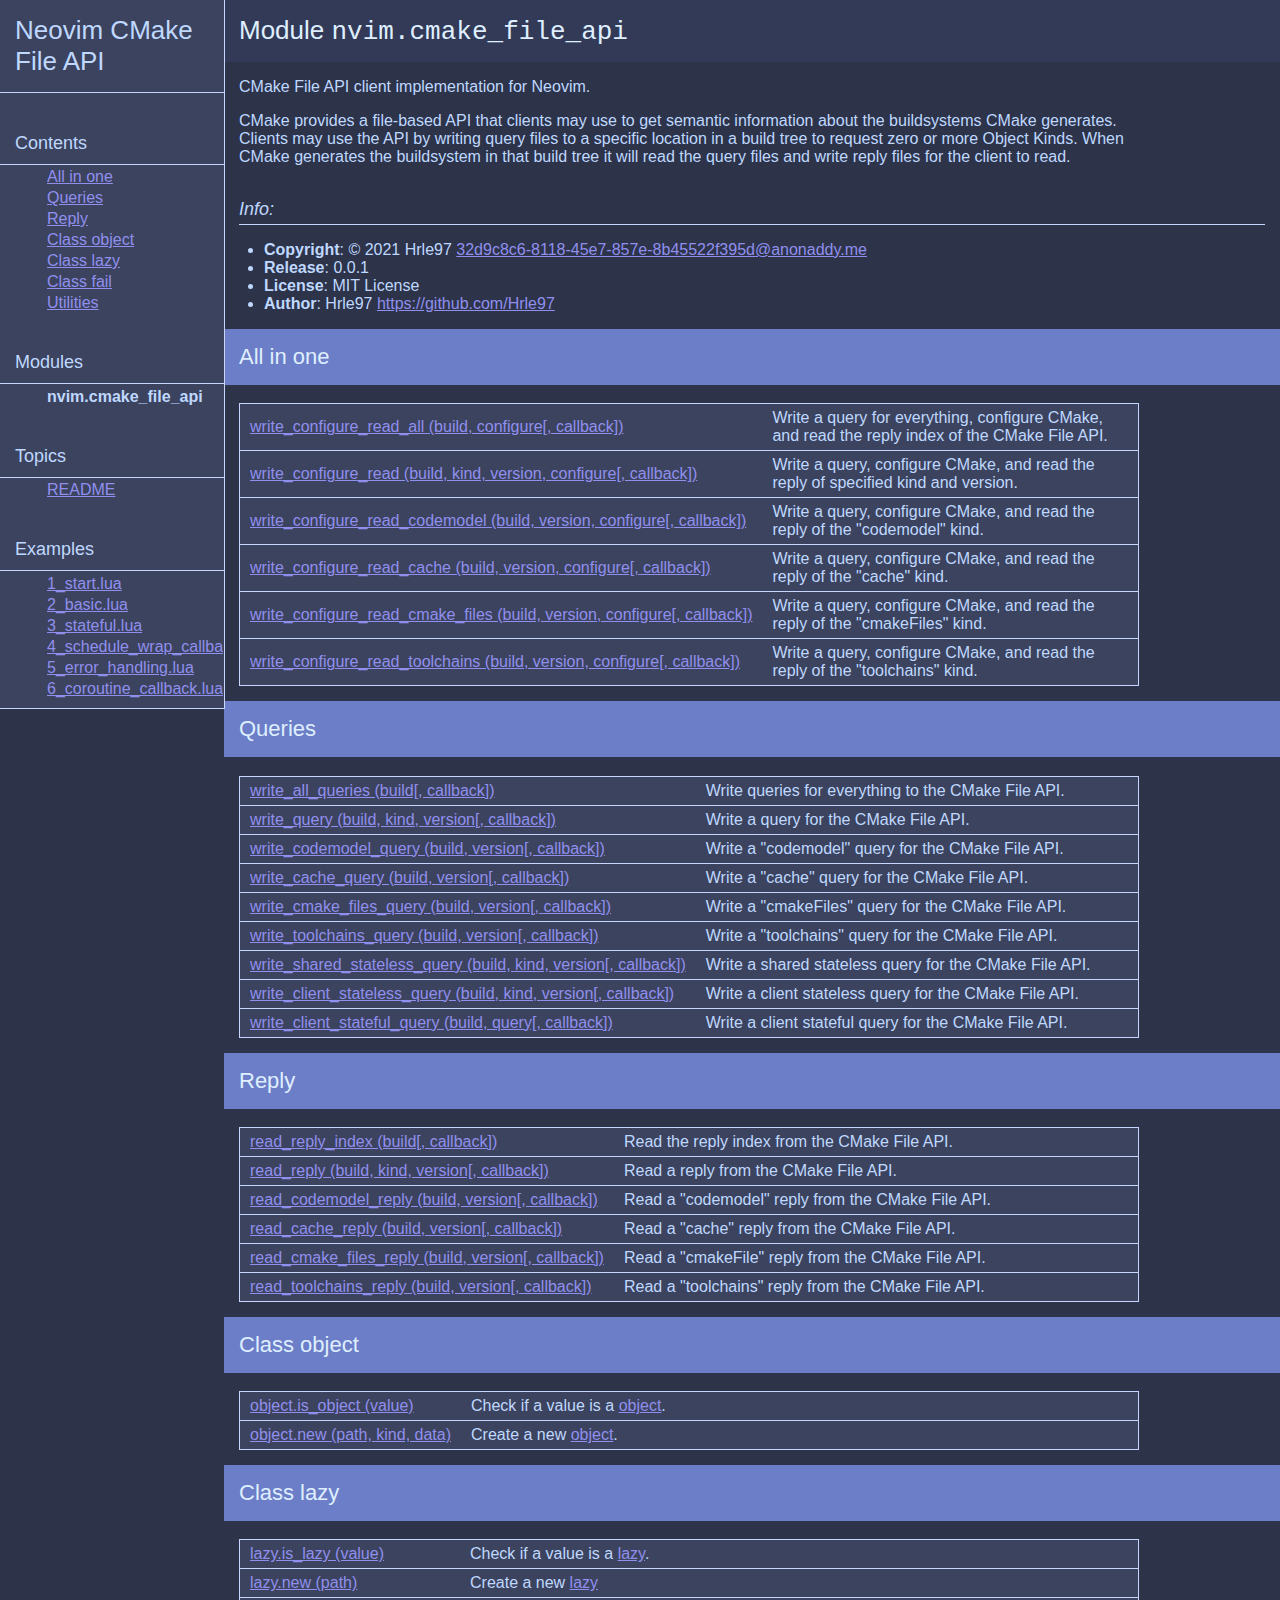
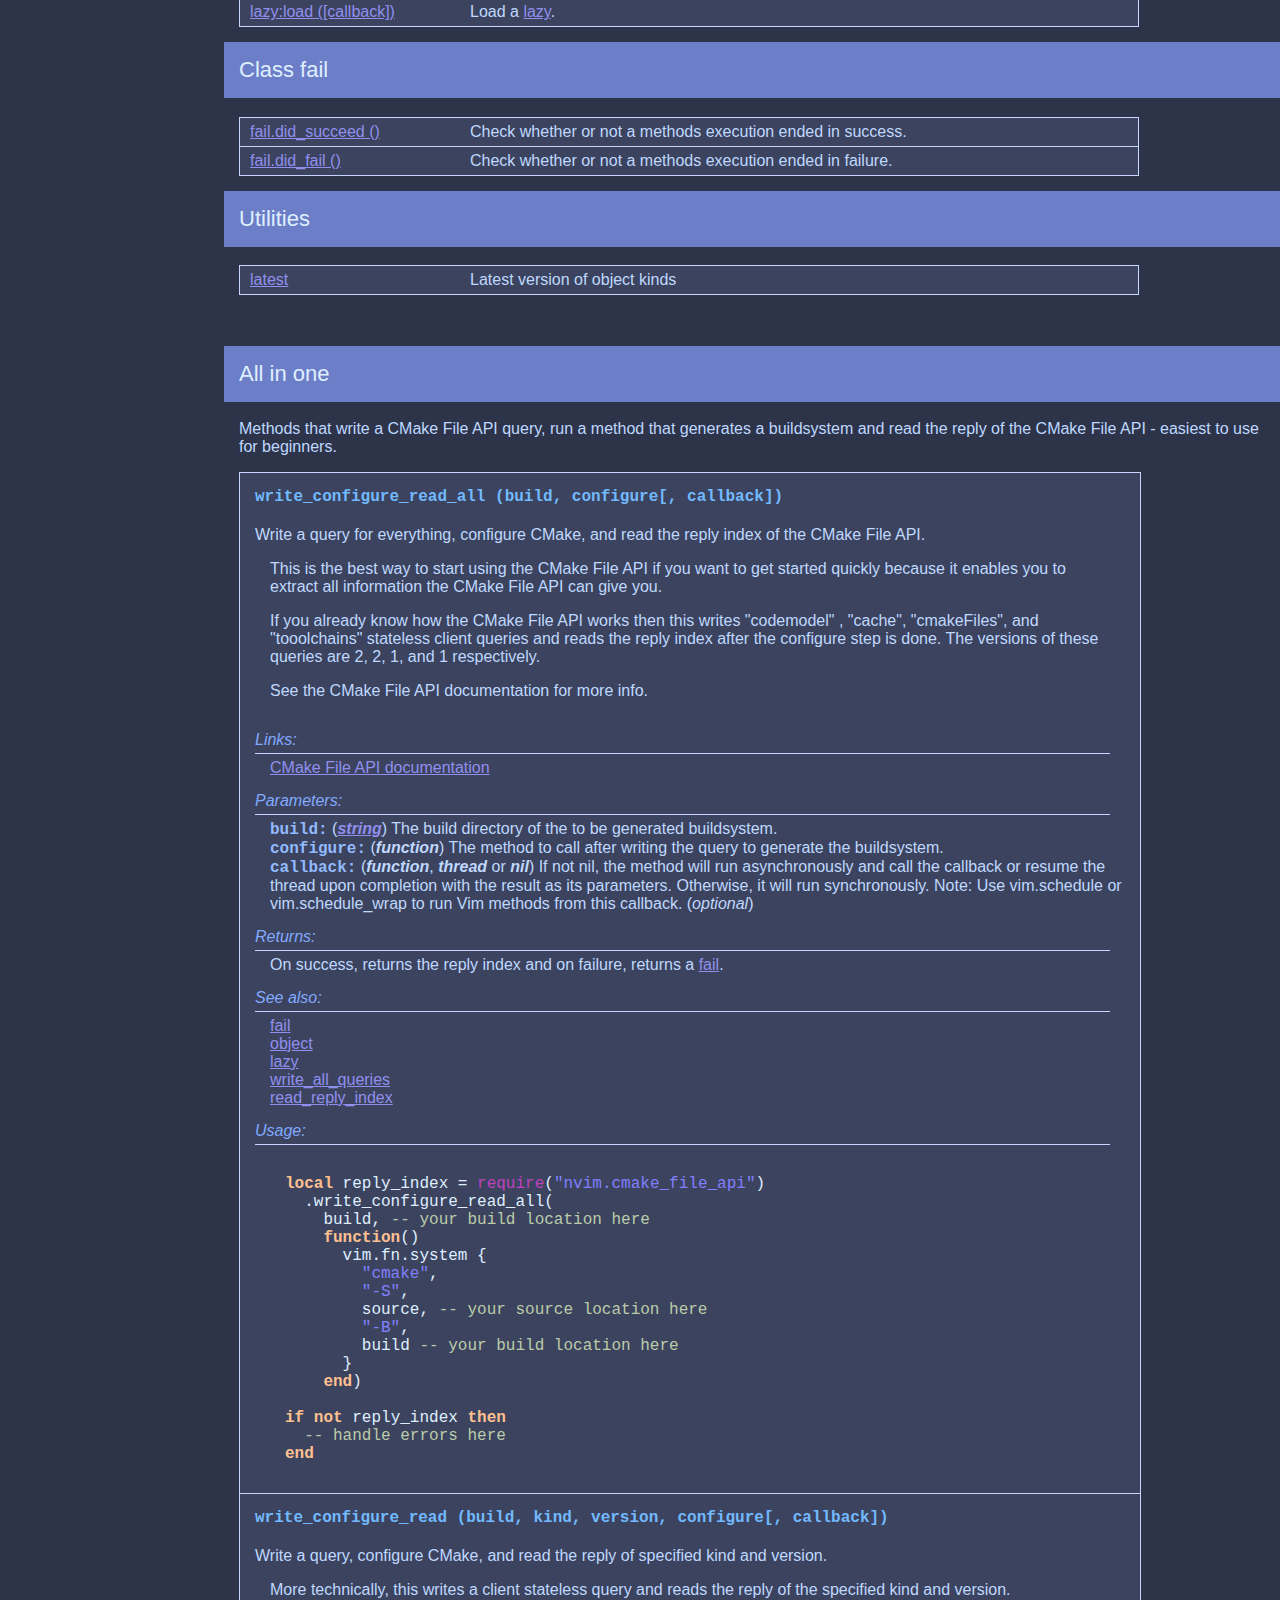
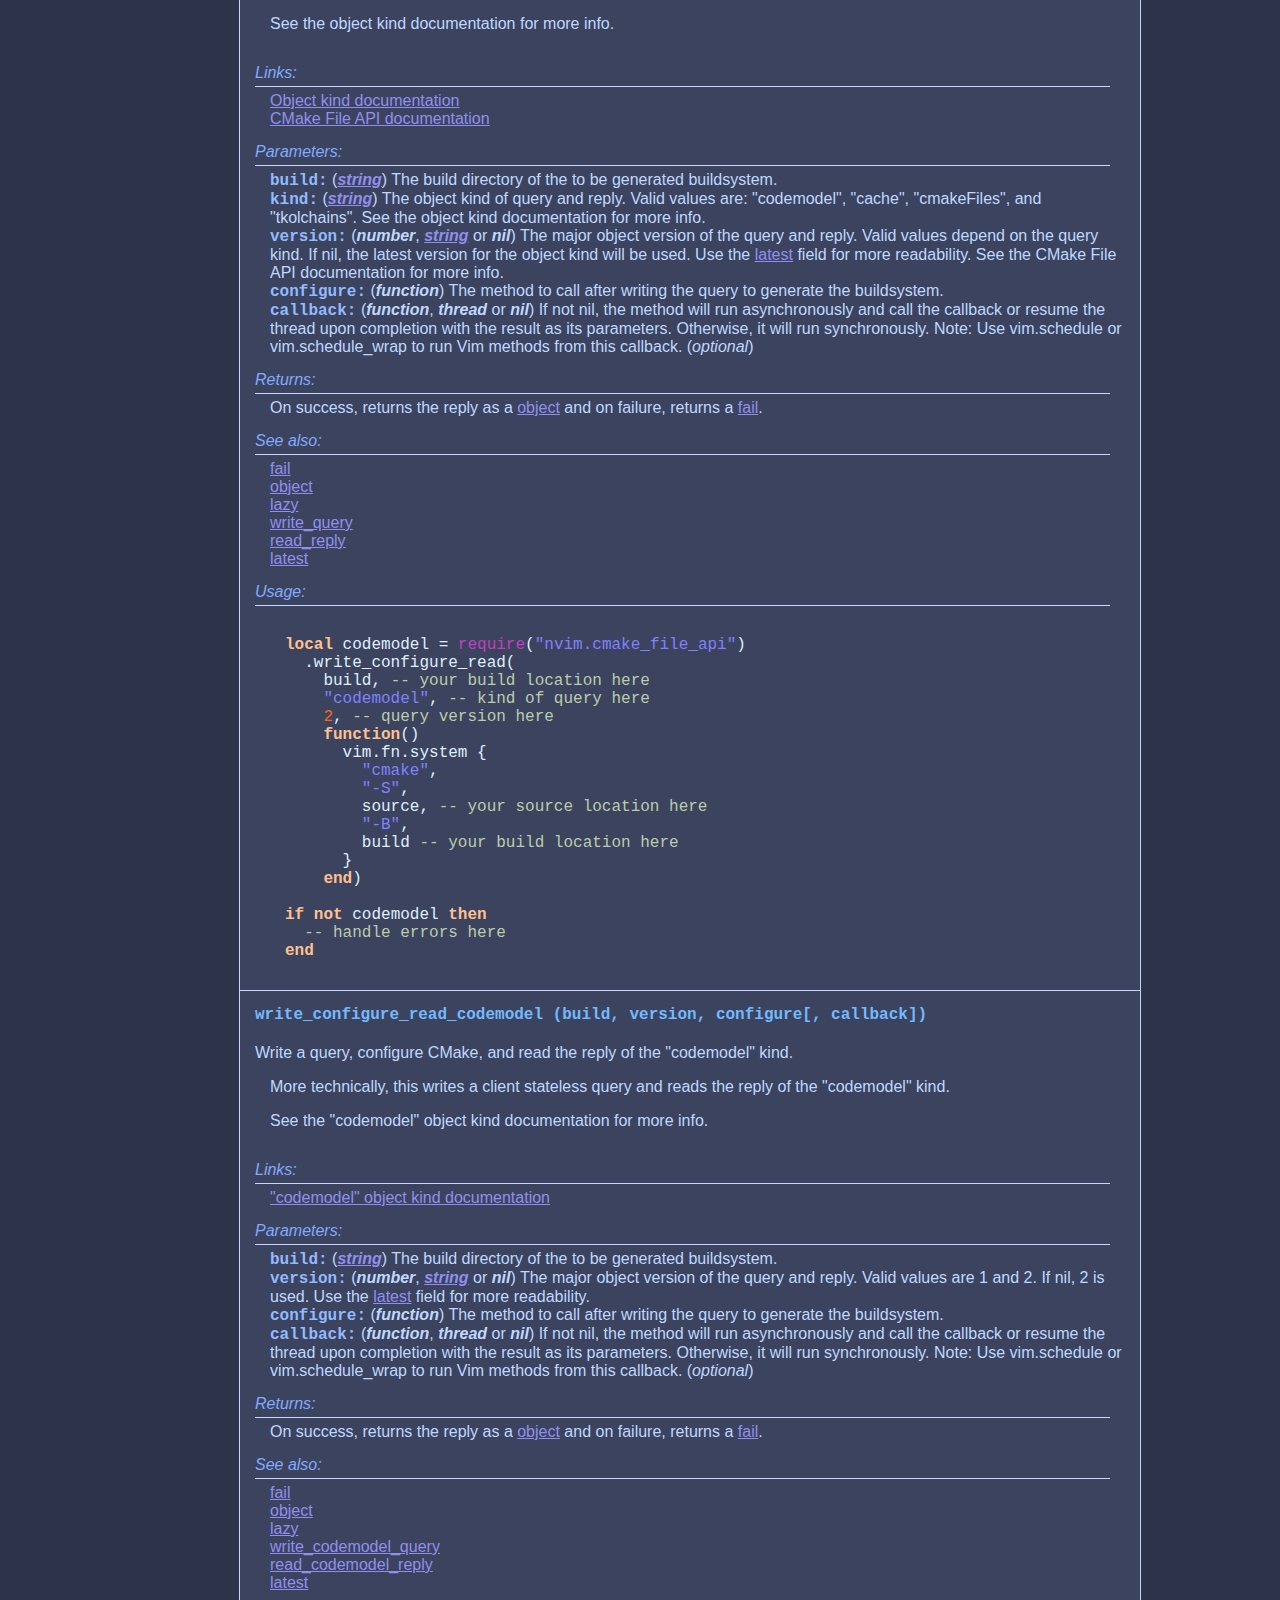
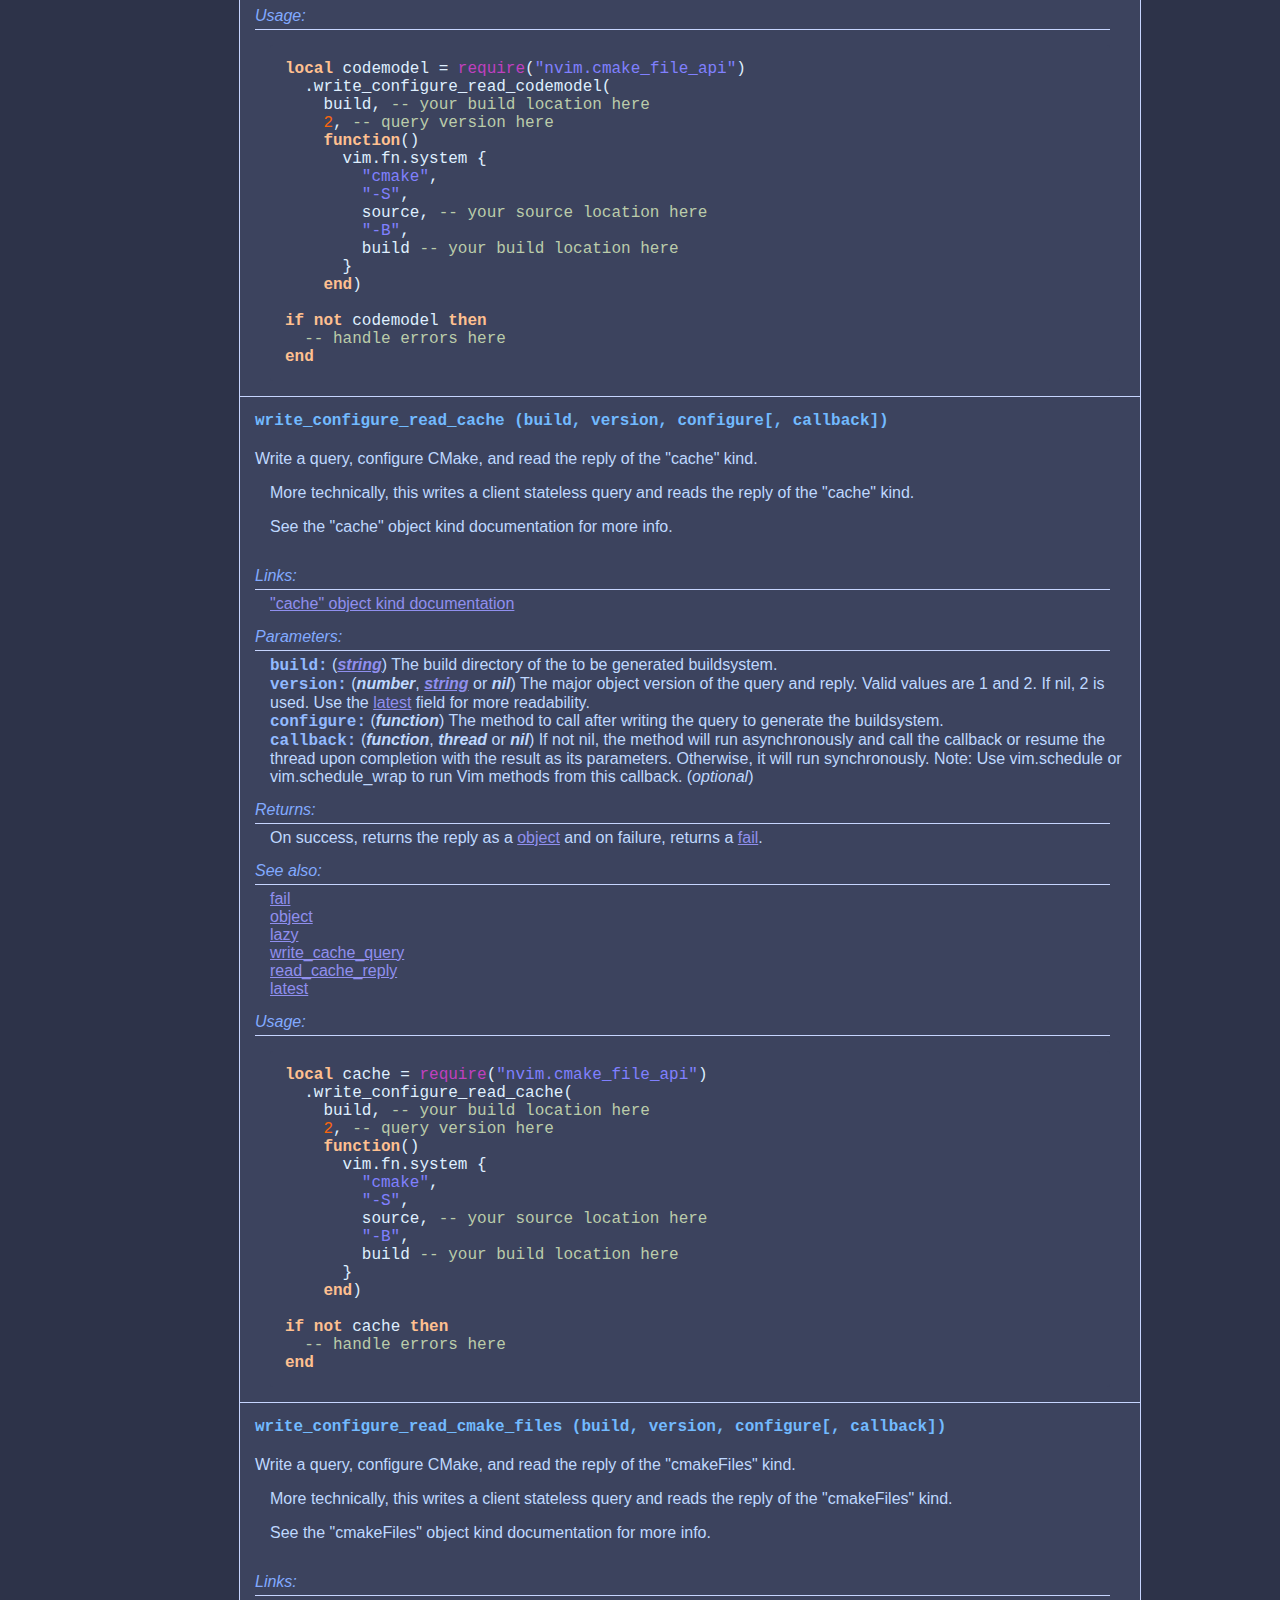
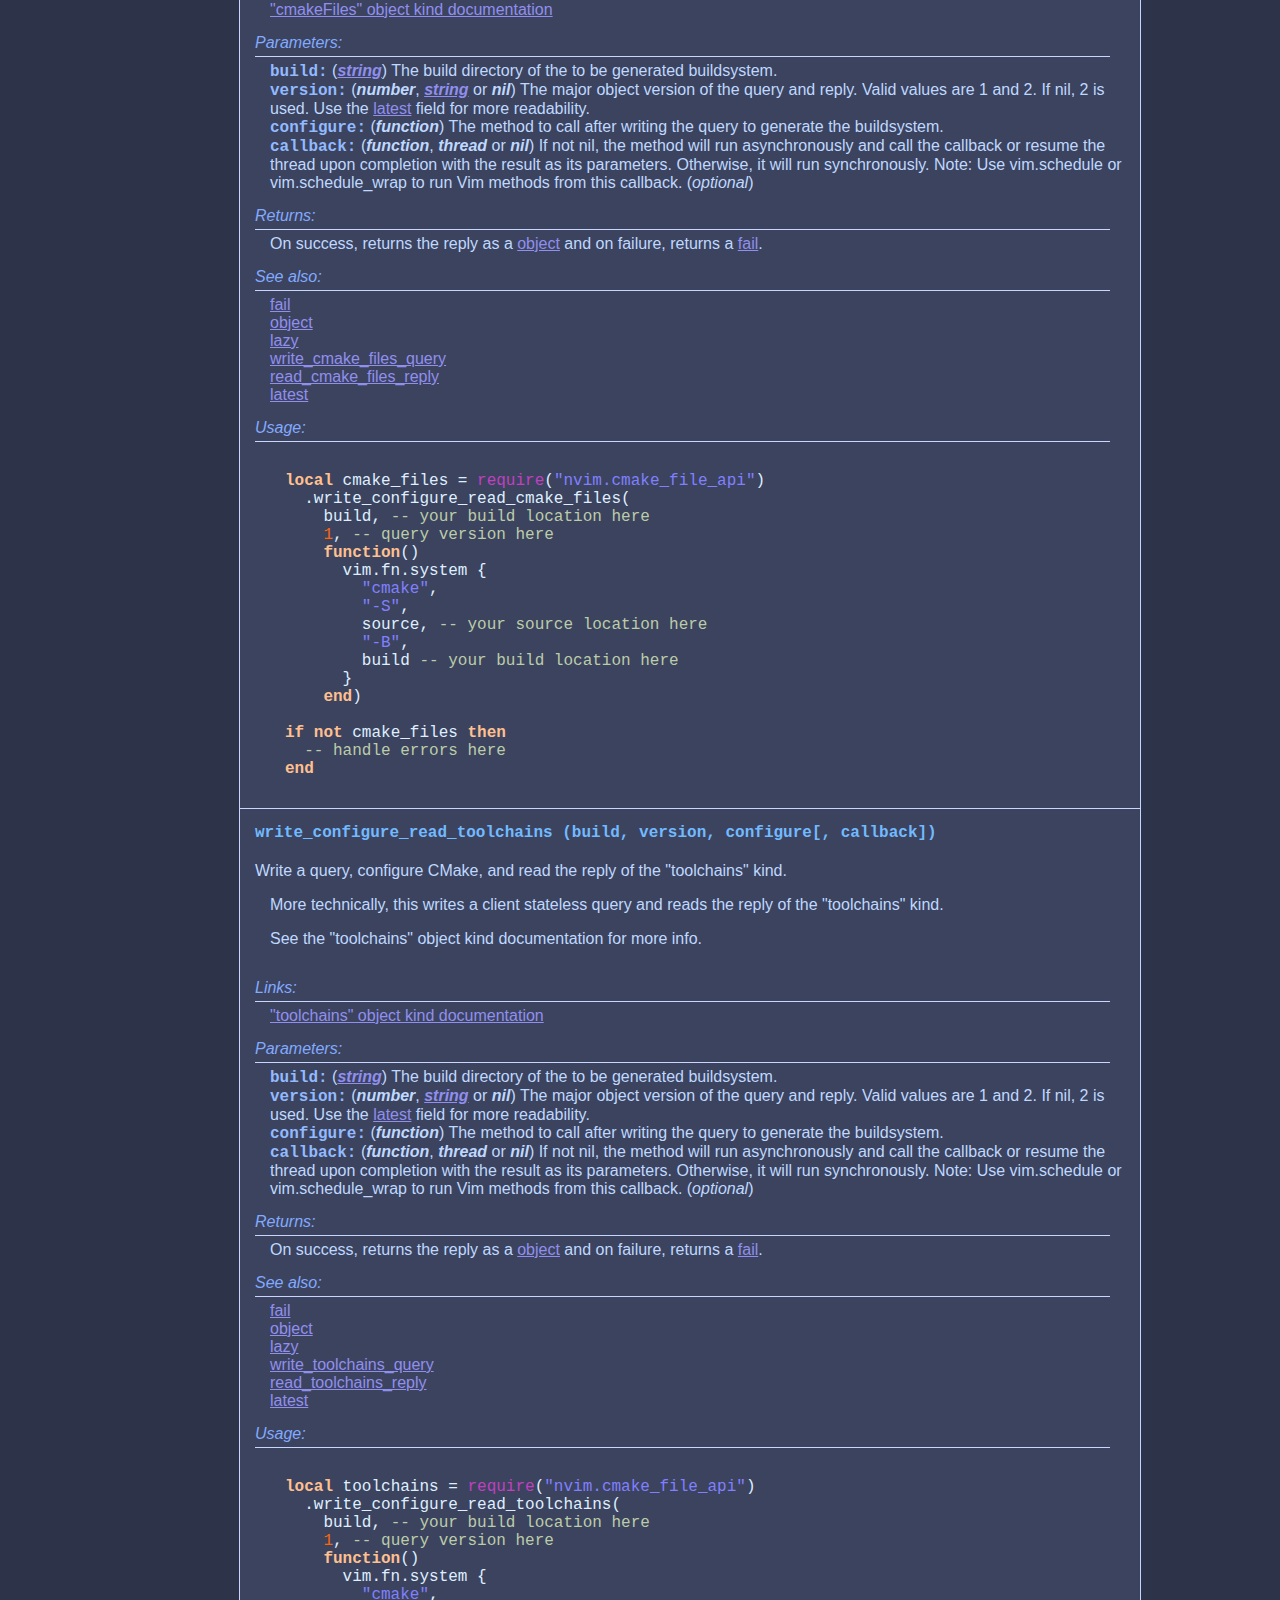
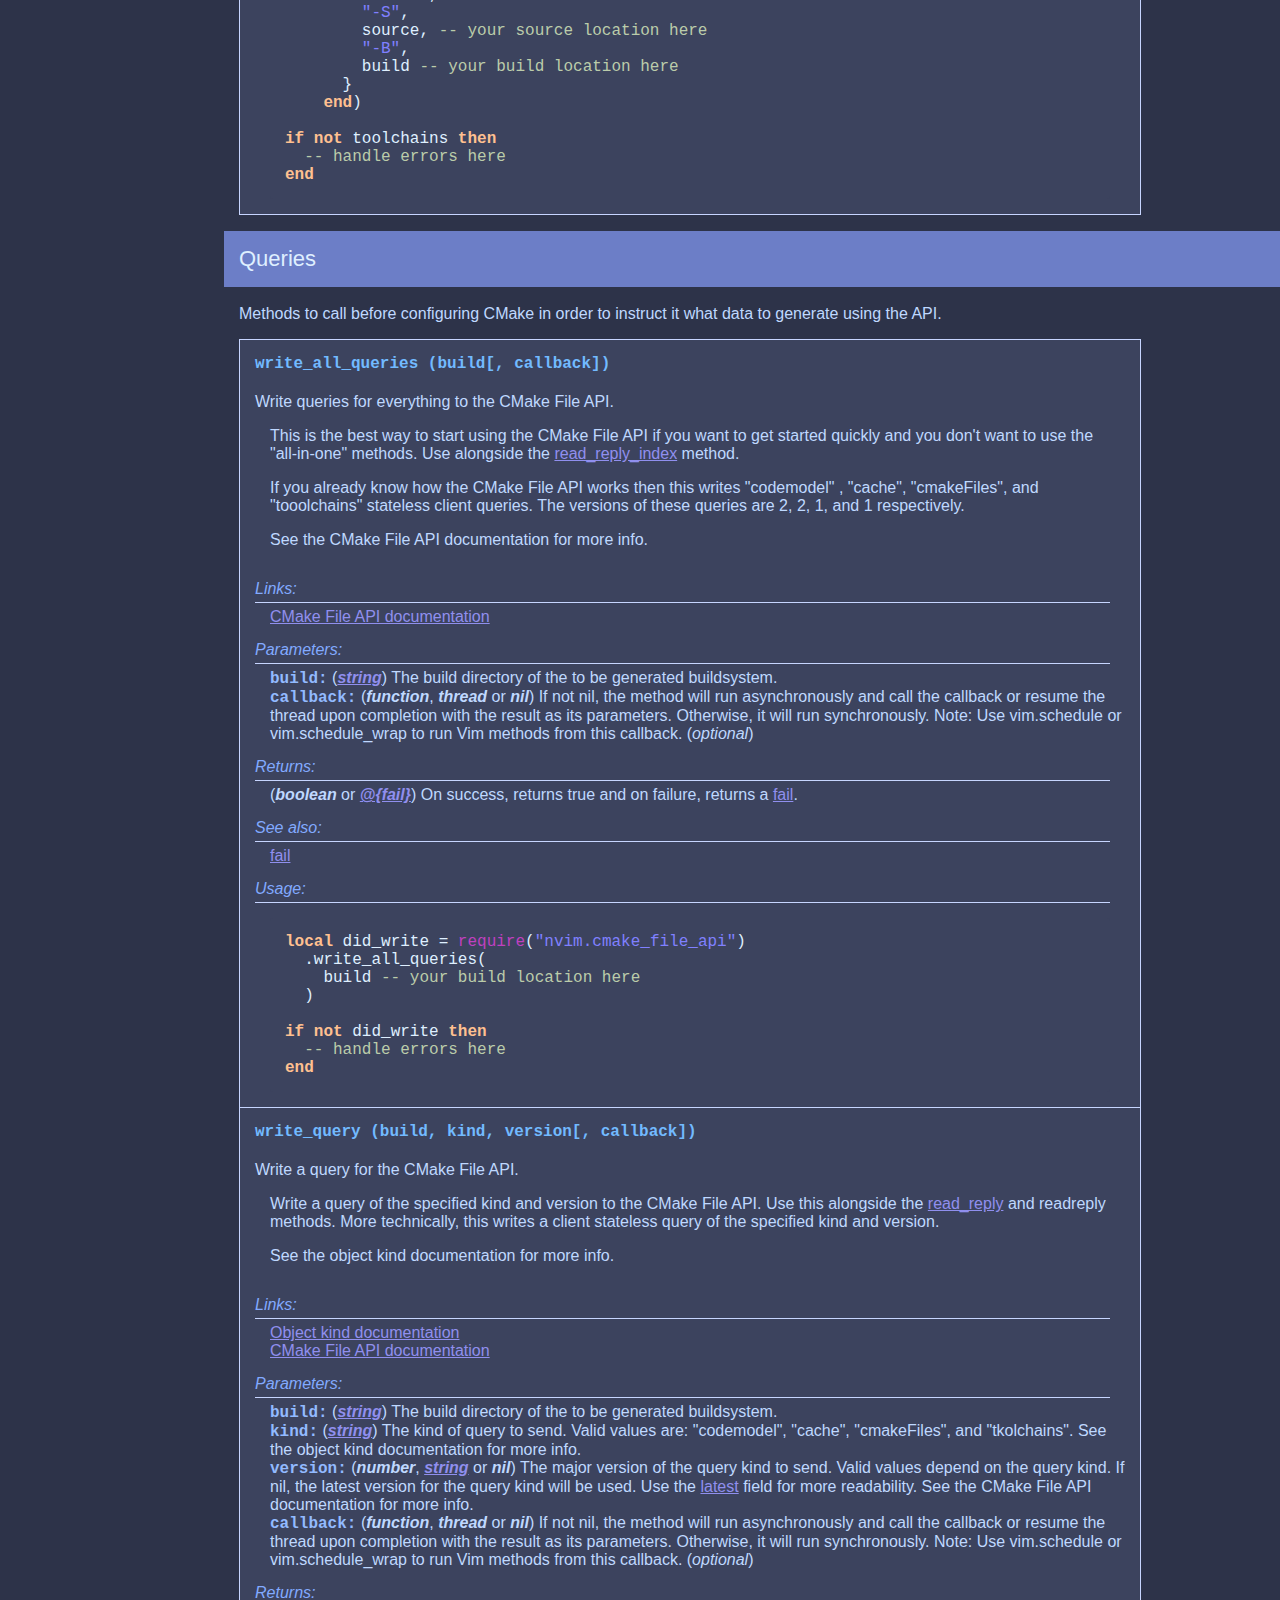
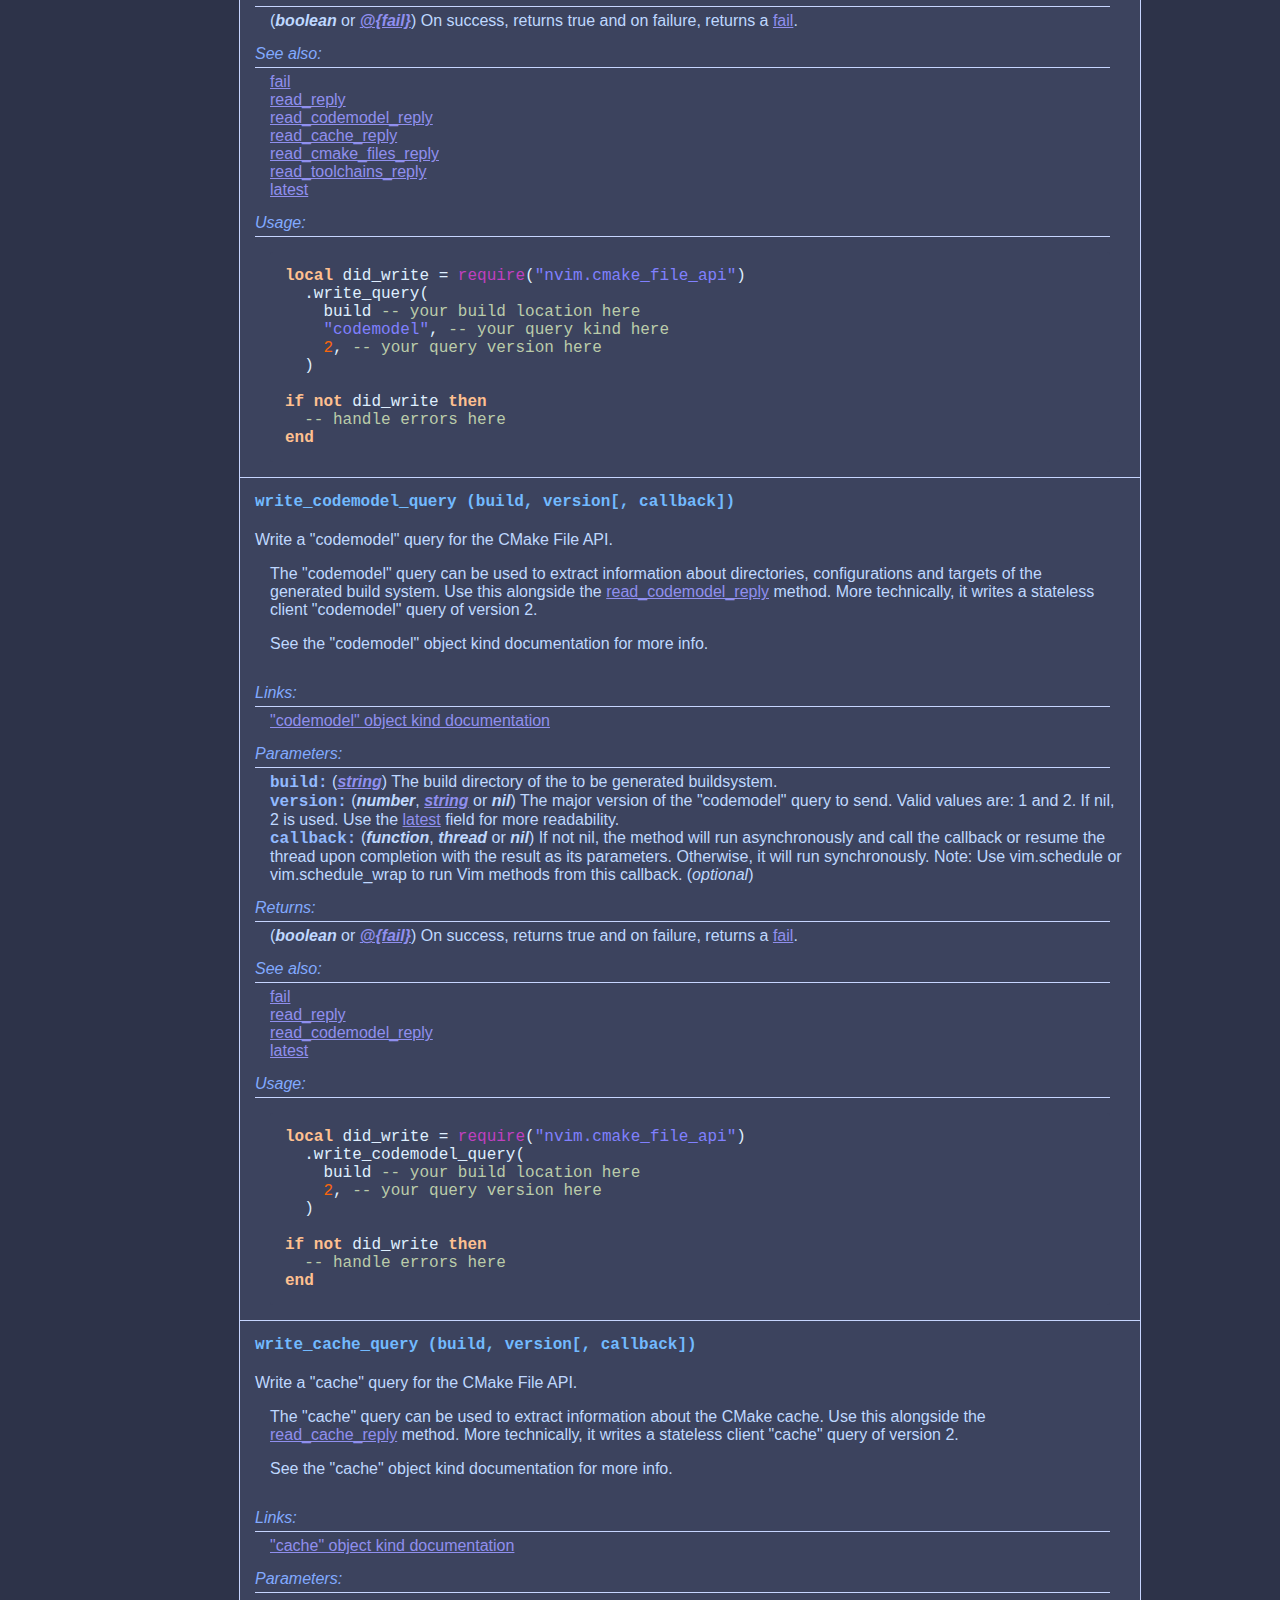
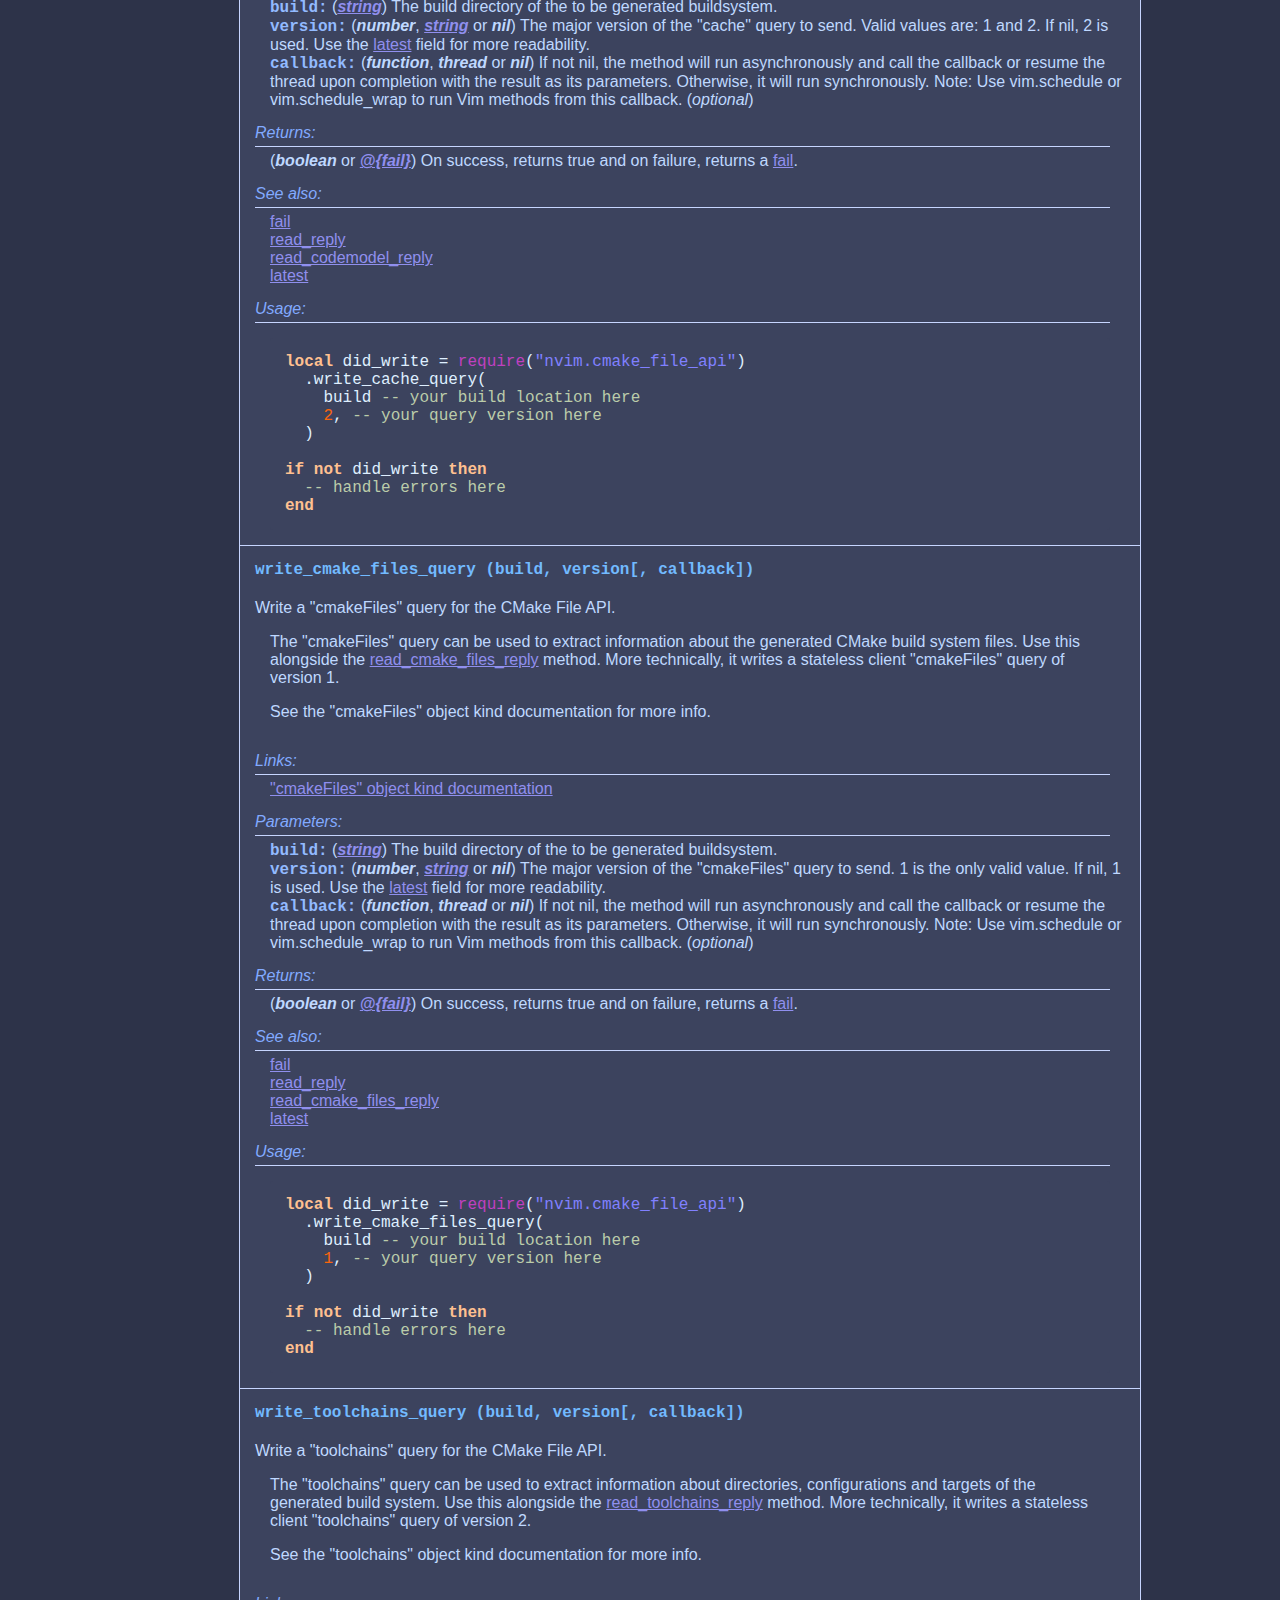
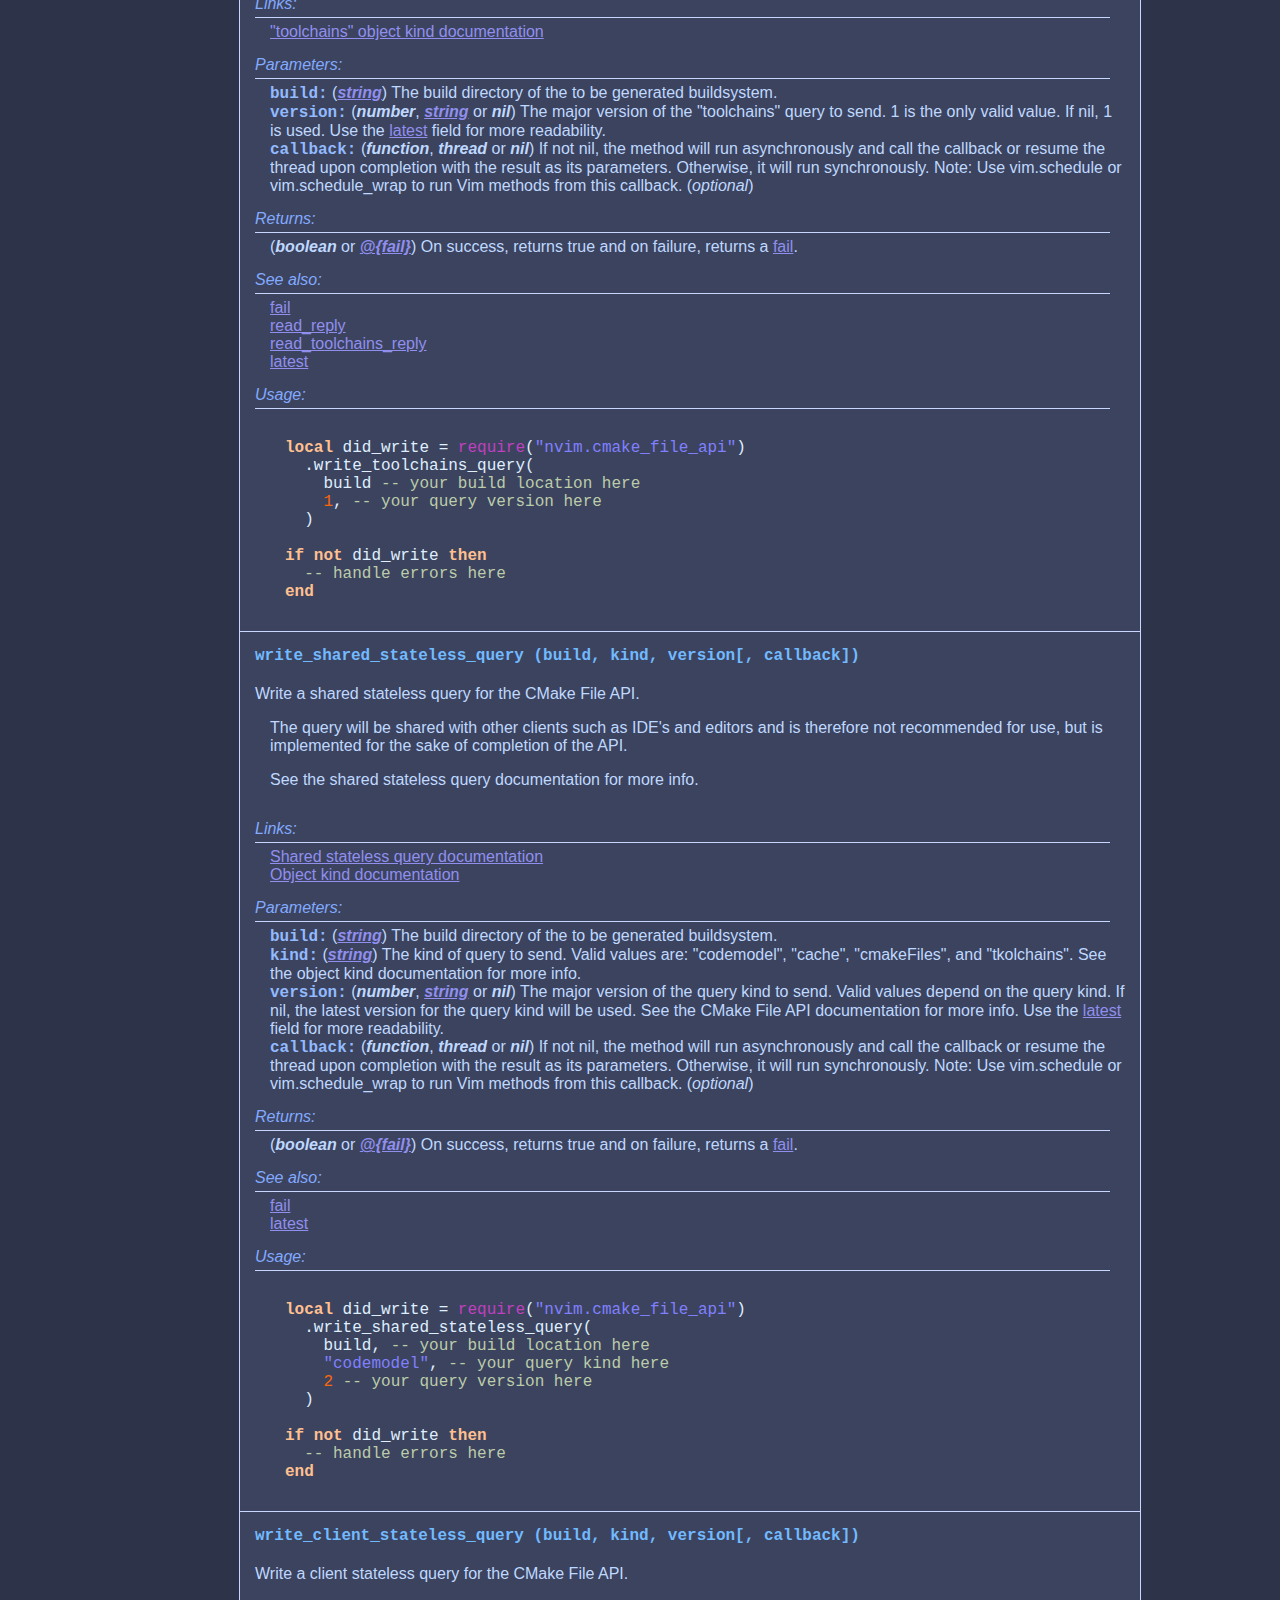
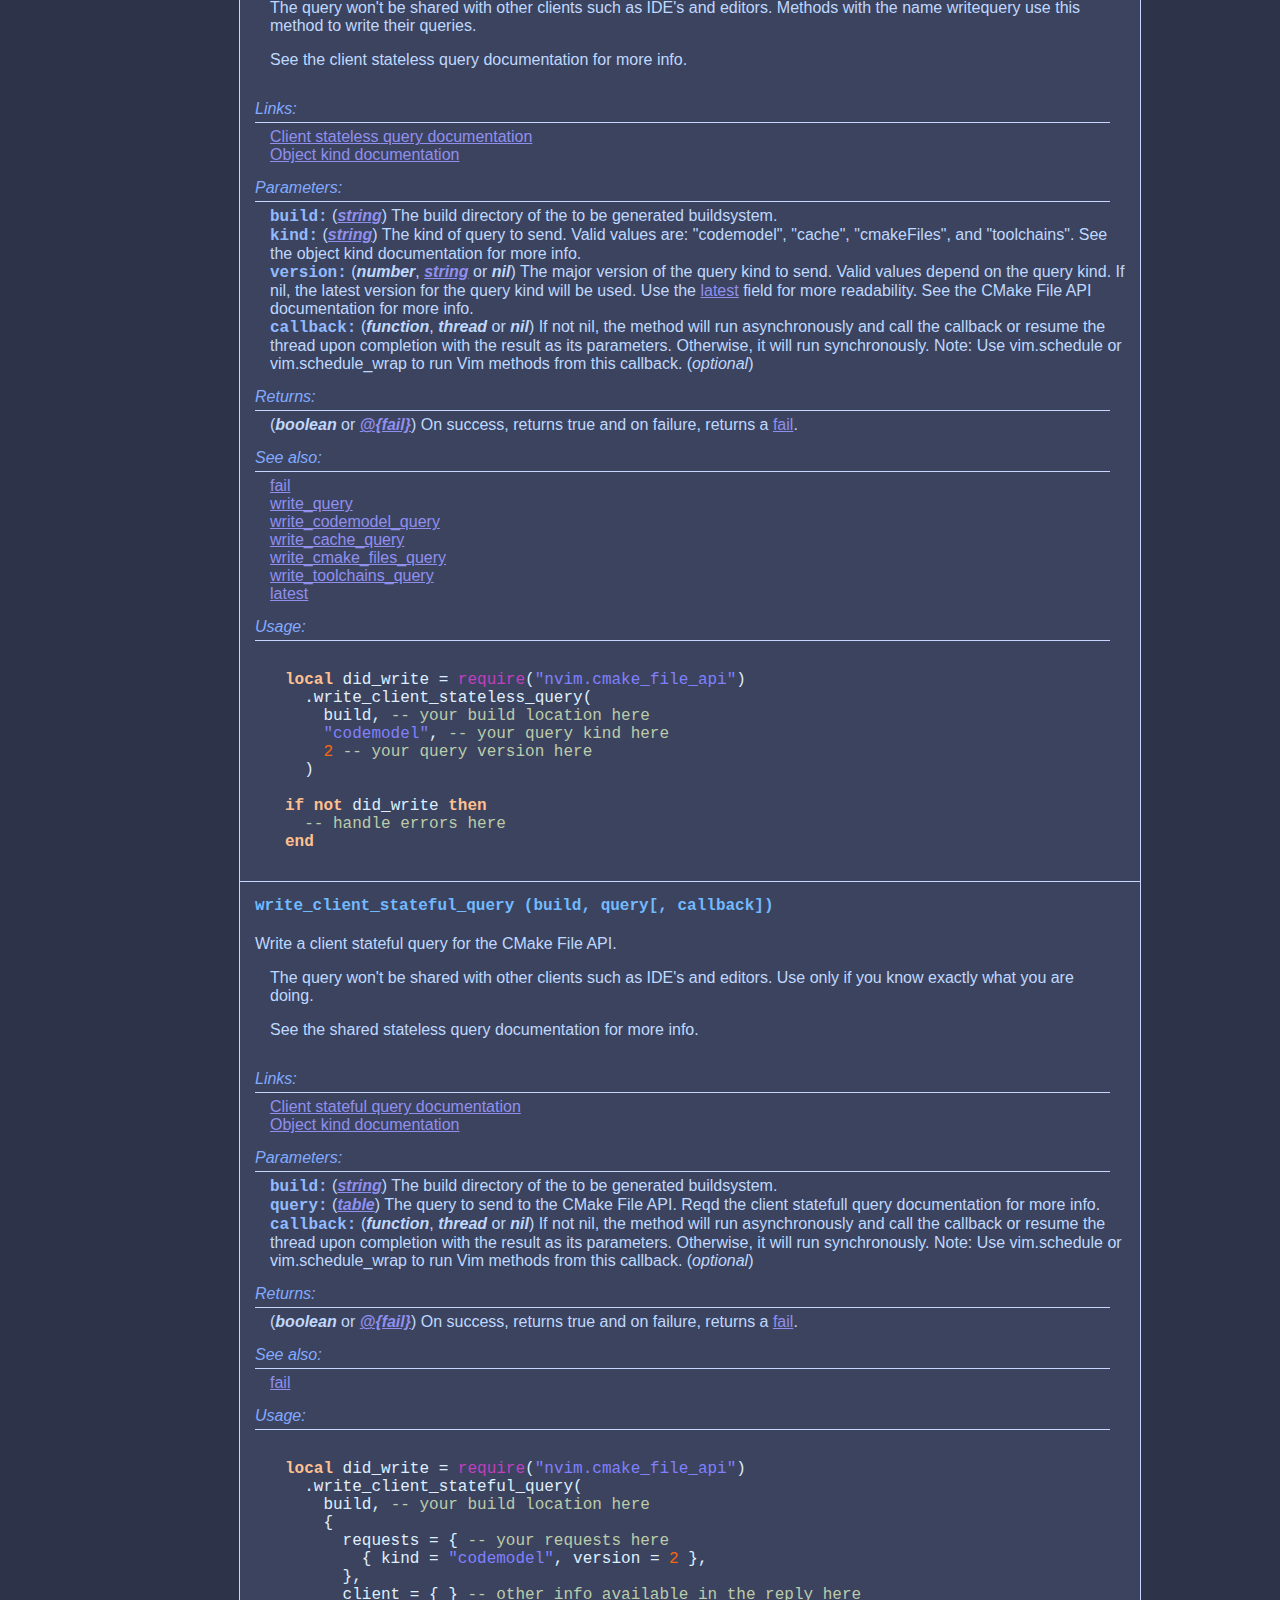
<file: .github/pages/index.html>
<!DOCTYPE html PUBLIC "-//W3C//DTD XHTML 1.0 Strict//EN"
   "http://www.w3.org/TR/xhtml1/DTD/xhtml1-strict.dtd">
<html>
<meta http-equiv="Content-Type" content="text/html; charset=UTF-8"/>
<head>
    <title>Neovim CMake File API</title>
    <link rel="stylesheet" href="ldoc.css" type="text/css" />
</head>
<body>

<div id="container">

<div id="product">
	<div id="product_logo"></div>
	<div id="product_name"><big><b></b></big></div>
	<div id="product_description"></div>
</div> <!-- id="product" -->


<div id="main">


<!-- Menu -->

<div id="navigation">
<br/>
<h1>Neovim CMake File API</h1>


<h2>Contents</h2>
<ul>
<li><a href="#All_in_one">All in one </a></li>
<li><a href="#Queries">Queries </a></li>
<li><a href="#Reply">Reply </a></li>
<li><a href="#Class_object">Class object </a></li>
<li><a href="#Class_lazy">Class lazy </a></li>
<li><a href="#Class_fail">Class fail </a></li>
<li><a href="#Utilities">Utilities </a></li>
</ul>


<h2>Modules</h2>
<ul class="nowrap">
  <li><strong>nvim.cmake_file_api</strong></li>
</ul>
<h2>Topics</h2>
<ul class="">
  <li><a href="topics/README.md.html">README</a></li>
</ul>
<h2>Examples</h2>
<ul class="nowrap">
  <li><a href="examples/1_start.lua.html">1_start.lua</a></li>
  <li><a href="examples/2_basic.lua.html">2_basic.lua</a></li>
  <li><a href="examples/3_stateful.lua.html">3_stateful.lua</a></li>
  <li><a href="examples/4_schedule_wrap_callback.lua.html">4_schedule_wrap_callback.lua</a></li>
  <li><a href="examples/5_error_handling.lua.html">5_error_handling.lua</a></li>
  <li><a href="examples/6_coroutine_callback.lua.html">6_coroutine_callback.lua</a></li>
</ul>

</div>

<div id="content">

<h1>Module <code>nvim.cmake_file_api</code></h1>
<p>CMake File API client implementation for Neovim.</p>
<p> CMake provides a file-based API that clients may use to get semantic
 information about the buildsystems CMake generates. Clients may use the API
 by writing query files to a specific location in a build tree to request zero
 or more Object Kinds. When CMake generates the buildsystem in that build tree
 it will read the query files and write reply files for the client to read.</p>
    <h3>Info:</h3>
    <ul>
        <li><strong>Copyright</strong>: © 2021 Hrle97 <a href="&#x6d;&#97;&#x69;&#108;&#x74;&#111;&#x3a;3&#50;&#x64;&#57;&#x63;&#56;&#x63;&#54;&#x2d;8&#49;&#x31;&#56;&#x2d;&#52;&#x35;&#101;&#x37;&#45;&#x38;5&#55;&#x65;&#45;&#x38;&#98;&#x34;&#53;&#x35;2&#50;&#x66;&#51;&#x39;&#53;&#x64;&#64;&#x61;&#110;&#x6f;n&#97;&#x64;&#100;&#x79;&#46;&#x6d;&#101;">&#x33;&#50;&#x64;&#57;&#x63;&#56;&#x63;6&#45;&#x38;&#49;&#x31;&#56;&#x2d;&#52;&#x35;e&#55;&#x2d;&#56;&#x35;&#55;&#x65;&#45;&#x38;&#98;&#x34;5&#53;&#x32;&#50;&#x66;&#51;&#x39;&#53;&#x64;&#64;&#x61;n&#111;&#x6e;&#97;&#x64;&#100;&#x79;&#46;&#x6d;e</a></li>
        <li><strong>Release</strong>: 0.0.1</li>
        <li><strong>License</strong>: MIT License</li>
        <li><strong>Author</strong>: Hrle97 <a href="https://github.com/Hrle97">https://github.com/Hrle97</a></li>
    </ul>


<h2><a href="#All_in_one">All in one </a></h2>
<table class="function_list">
	<tr>
	<td class="name" nowrap><a href="#write_configure_read_all">write_configure_read_all (build, configure[, callback])</a></td>
	<td class="summary">Write a query for everything, configure CMake, and read the reply index of
  the CMake File API.</td>
	</tr>
	<tr>
	<td class="name" nowrap><a href="#write_configure_read">write_configure_read (build, kind, version, configure[, callback])</a></td>
	<td class="summary">Write a query, configure CMake, and read the reply of specified kind and
  version.</td>
	</tr>
	<tr>
	<td class="name" nowrap><a href="#write_configure_read_codemodel">write_configure_read_codemodel (build, version, configure[, callback])</a></td>
	<td class="summary">Write a query, configure CMake, and read the reply of the "codemodel" kind.</td>
	</tr>
	<tr>
	<td class="name" nowrap><a href="#write_configure_read_cache">write_configure_read_cache (build, version, configure[, callback])</a></td>
	<td class="summary">Write a query, configure CMake, and read the reply of the "cache" kind.</td>
	</tr>
	<tr>
	<td class="name" nowrap><a href="#write_configure_read_cmake_files">write_configure_read_cmake_files (build, version, configure[, callback])</a></td>
	<td class="summary">Write a query, configure CMake, and read the reply of the "cmakeFiles" kind.</td>
	</tr>
	<tr>
	<td class="name" nowrap><a href="#write_configure_read_toolchains">write_configure_read_toolchains (build, version, configure[, callback])</a></td>
	<td class="summary">Write a query, configure CMake, and read the reply of the "toolchains" kind.</td>
	</tr>
</table>
<h2><a href="#Queries">Queries </a></h2>
<table class="function_list">
	<tr>
	<td class="name" nowrap><a href="#write_all_queries">write_all_queries (build[, callback])</a></td>
	<td class="summary">Write queries for everything to the CMake File API.</td>
	</tr>
	<tr>
	<td class="name" nowrap><a href="#write_query">write_query (build, kind, version[, callback])</a></td>
	<td class="summary">Write a query for the CMake File API.</td>
	</tr>
	<tr>
	<td class="name" nowrap><a href="#write_codemodel_query">write_codemodel_query (build, version[, callback])</a></td>
	<td class="summary">Write a "codemodel" query for the CMake File API.</td>
	</tr>
	<tr>
	<td class="name" nowrap><a href="#write_cache_query">write_cache_query (build, version[, callback])</a></td>
	<td class="summary">Write a "cache" query for the CMake File API.</td>
	</tr>
	<tr>
	<td class="name" nowrap><a href="#write_cmake_files_query">write_cmake_files_query (build, version[, callback])</a></td>
	<td class="summary">Write a "cmakeFiles" query for the CMake File API.</td>
	</tr>
	<tr>
	<td class="name" nowrap><a href="#write_toolchains_query">write_toolchains_query (build, version[, callback])</a></td>
	<td class="summary">Write a "toolchains" query for the CMake File API.</td>
	</tr>
	<tr>
	<td class="name" nowrap><a href="#write_shared_stateless_query">write_shared_stateless_query (build, kind, version[, callback])</a></td>
	<td class="summary">Write a shared stateless query for the CMake File API.</td>
	</tr>
	<tr>
	<td class="name" nowrap><a href="#write_client_stateless_query">write_client_stateless_query (build, kind, version[, callback])</a></td>
	<td class="summary">Write a client stateless query for the CMake File API.</td>
	</tr>
	<tr>
	<td class="name" nowrap><a href="#write_client_stateful_query">write_client_stateful_query (build, query[, callback])</a></td>
	<td class="summary">Write a client stateful query for the CMake File API.</td>
	</tr>
</table>
<h2><a href="#Reply">Reply </a></h2>
<table class="function_list">
	<tr>
	<td class="name" nowrap><a href="#read_reply_index">read_reply_index (build[, callback])</a></td>
	<td class="summary">Read the reply index from the CMake File API.</td>
	</tr>
	<tr>
	<td class="name" nowrap><a href="#read_reply">read_reply (build, kind, version[, callback])</a></td>
	<td class="summary">Read a reply from the CMake File API.</td>
	</tr>
	<tr>
	<td class="name" nowrap><a href="#read_codemodel_reply">read_codemodel_reply (build, version[, callback])</a></td>
	<td class="summary">Read a "codemodel" reply from the CMake File API.</td>
	</tr>
	<tr>
	<td class="name" nowrap><a href="#read_cache_reply">read_cache_reply (build, version[, callback])</a></td>
	<td class="summary">Read a "cache" reply from the CMake File API.</td>
	</tr>
	<tr>
	<td class="name" nowrap><a href="#read_cmake_files_reply">read_cmake_files_reply (build, version[, callback])</a></td>
	<td class="summary">Read a "cmakeFile" reply from the CMake File API.</td>
	</tr>
	<tr>
	<td class="name" nowrap><a href="#read_toolchains_reply">read_toolchains_reply (build, version[, callback])</a></td>
	<td class="summary">Read a "toolchains" reply from the CMake File API.</td>
	</tr>
</table>
<h2><a href="#Class_object">Class object </a></h2>
<table class="function_list">
	<tr>
	<td class="name" nowrap><a href="#object.is_object">object.is_object (value)</a></td>
	<td class="summary">Check if a value is a <a href="index.html#object">object</a>.</td>
	</tr>
	<tr>
	<td class="name" nowrap><a href="#object.new">object.new (path, kind, data)</a></td>
	<td class="summary">Create a new <a href="index.html#object">object</a>.</td>
	</tr>
</table>
<h2><a href="#Class_lazy">Class lazy </a></h2>
<table class="function_list">
	<tr>
	<td class="name" nowrap><a href="#lazy.is_lazy">lazy.is_lazy (value)</a></td>
	<td class="summary">Check if a value is a <a href="index.html#lazy">lazy</a>.</td>
	</tr>
	<tr>
	<td class="name" nowrap><a href="#lazy.new">lazy.new (path)</a></td>
	<td class="summary">Create a new <a href="index.html#lazy">lazy</a></td>
	</tr>
	<tr>
	<td class="name" nowrap><a href="#lazy:load">lazy:load ([callback])</a></td>
	<td class="summary">Load a <a href="index.html#lazy">lazy</a>.</td>
	</tr>
</table>
<h2><a href="#Class_fail">Class fail </a></h2>
<table class="function_list">
	<tr>
	<td class="name" nowrap><a href="#fail.did_succeed">fail.did_succeed ()</a></td>
	<td class="summary">Check whether or not a methods execution ended in success.</td>
	</tr>
	<tr>
	<td class="name" nowrap><a href="#fail.did_fail">fail.did_fail ()</a></td>
	<td class="summary">Check whether or not a methods execution ended in failure.</td>
	</tr>
</table>
<h2><a href="#Utilities">Utilities </a></h2>
<table class="function_list">
	<tr>
	<td class="name" nowrap><a href="#latest">latest</a></td>
	<td class="summary">Latest version of object kinds</td>
	</tr>
</table>

<br/>
<br/>


    <h2 class="section-header has-description"><a name="All_in_one"></a>All in one </h2>

          <div class="section-description">
           Methods that write a CMake File API query, run a method that generates
 a buildsystem and read the reply of the CMake File API - easiest to use for
 beginners.
          </div>
    <dl class="function">
    <dt>
    <a name = "write_configure_read_all"></a>
    <strong>write_configure_read_all (build, configure[, callback])</strong>
    </dt>
    <dd>
    Write a query for everything, configure CMake, and read the reply index of
  the CMake File API. </p>

<p> This is the best way to start using the CMake File API if you want to get
 started quickly because it enables you to extract all information the CMake
 File API can give you.</p>

<p> If you already know how the CMake File API works then this writes
 "codemodel" , "cache", "cmakeFiles", and "tooolchains" stateless client
 queries and reads the reply index after the configure step is done. The
 versions of these queries are 2, 2, 1, and 1 respectively.</p>

<p> See the CMake File API documentation for more info.

    <h3>Links:</h3>
    <ul>
         <a href="https://cmake.org/cmake/help/latest/manual/cmake-file-api.7.html
">CMake File API documentation
</a>
    </ul>
    </ul>

    <h3>Parameters:</h3>
    <ul>
        <li><span class="parameter">build</span>
            <span class="types"><a class="type" href="https://www.lua.org/manual/5.1/manual.html#5.4">string</a></span>
         The build directory of the to be generated buildsystem.
        </li>
        <li><span class="parameter">configure</span>
            <span class="types"><span class="type">function</span></span>
         The method to call after writing the query to generate the buildsystem.
        </li>
        <li><span class="parameter">callback</span>
            <span class="types"><span class="type">function</span>, <span class="type">thread</span> or <span class="type">nil</span></span>
         If not nil, the method will run asynchronously and call the callback or
 resume the thread upon completion with the result as its parameters.
 Otherwise, it will run synchronously.
 Note: Use vim.schedule or vim.schedule_wrap to run Vim methods from this
 callback.
         (<em>optional</em>)
        </li>
    </ul>

    <h3>Returns:</h3>
    <ol>

         On success, returns the reply index and on failure, returns a <a href="index.html#fail">fail</a>.
    </ol>


    <h3>See also:</h3>
    <ul>
         <li><a href="index.html#fail">fail</a></li>
         <li><a href="index.html#object">object</a></li>
         <li><a href="index.html#lazy">lazy</a></li>
         <li><a href="index.html#write_all_queries">write_all_queries</a></li>
         <li><a href="index.html#read_reply_index">read_reply_index</a></li>
    </ul>

    <h3>Usage:</h3>
    <ul>
        <pre class="example"><span class="keyword">local</span> reply_index = <span class="global">require</span>(<span class="string">"nvim.cmake_file_api"</span>)
  .write_configure_read_all(
    build, <span class="comment">-- your build location here
</span>    <span class="keyword">function</span>()
      vim.fn.system {
        <span class="string">"cmake"</span>,
        <span class="string">"-S"</span>,
        source, <span class="comment">-- your source location here
</span>        <span class="string">"-B"</span>,
        build <span class="comment">-- your build location here
</span>      }
    <span class="keyword">end</span>)

<span class="keyword">if</span> <span class="keyword">not</span> reply_index <span class="keyword">then</span>
  <span class="comment">-- handle errors here
</span><span class="keyword">end</span></pre>
    </ul>

</dd>
    <dt>
    <a name = "write_configure_read"></a>
    <strong>write_configure_read (build, kind, version, configure[, callback])</strong>
    </dt>
    <dd>
    Write a query, configure CMake, and read the reply of specified kind and
  version. </p>

<p> More technically, this writes a client stateless query and reads the reply of
 the specified kind and version.</p>

<p> See the object kind documentation for more info.

    <h3>Links:</h3>
    <ul>
         <li><a href="https://cmake.org/cmake/help/latest/manual/cmake-file-api.7.html#object-kinds
">Object kind documentation
</a></li>
         <li><a href="https://cmake.org/cmake/help/latest/manual/cmake-file-api.7.html
">CMake File API documentation
</a></li>
    </ul>
    </ul>

    <h3>Parameters:</h3>
    <ul>
        <li><span class="parameter">build</span>
            <span class="types"><a class="type" href="https://www.lua.org/manual/5.1/manual.html#5.4">string</a></span>
         The build directory of the to be generated buildsystem.
        </li>
        <li><span class="parameter">kind</span>
            <span class="types"><a class="type" href="https://www.lua.org/manual/5.1/manual.html#5.4">string</a></span>
         The object kind of query and reply. Valid values are: "codemodel", "cache",
 "cmakeFiles", and "tkolchains". See the object kind documentation for more
 info.
        </li>
        <li><span class="parameter">version</span>
            <span class="types"><span class="type">number</span>, <a class="type" href="https://www.lua.org/manual/5.1/manual.html#5.4">string</a> or <span class="type">nil</span></span>
         The major object version of the query and reply. Valid values depend on the
 query kind. If nil, the latest version for the object kind will be used.
 Use the <a href="index.html#latest">latest</a> field for more readability.
 See the CMake File API documentation for more info.
        </li>
        <li><span class="parameter">configure</span>
            <span class="types"><span class="type">function</span></span>
         The method to call after writing the query to generate the buildsystem.
        </li>
        <li><span class="parameter">callback</span>
            <span class="types"><span class="type">function</span>, <span class="type">thread</span> or <span class="type">nil</span></span>
         If not nil, the method will run asynchronously and call the callback or
 resume the thread upon completion with the result as its parameters.
 Otherwise, it will run synchronously.
 Note: Use vim.schedule or vim.schedule_wrap to run Vim methods from this
 callback.
         (<em>optional</em>)
        </li>
    </ul>

    <h3>Returns:</h3>
    <ol>

         On success, returns the reply as a <a href="index.html#object">object</a> and on failure, returns a
 <a href="index.html#fail">fail</a>.
    </ol>


    <h3>See also:</h3>
    <ul>
         <li><a href="index.html#fail">fail</a></li>
         <li><a href="index.html#object">object</a></li>
         <li><a href="index.html#lazy">lazy</a></li>
         <li><a href="index.html#write_query">write_query</a></li>
         <li><a href="index.html#read_reply">read_reply</a></li>
         <li><a href="index.html#latest">latest</a></li>
    </ul>

    <h3>Usage:</h3>
    <ul>
        <pre class="example"><span class="keyword">local</span> codemodel = <span class="global">require</span>(<span class="string">"nvim.cmake_file_api"</span>)
  .write_configure_read(
    build, <span class="comment">-- your build location here
</span>    <span class="string">"codemodel"</span>, <span class="comment">-- kind of query here
</span>    <span class="number">2</span>, <span class="comment">-- query version here
</span>    <span class="keyword">function</span>()
      vim.fn.system {
        <span class="string">"cmake"</span>,
        <span class="string">"-S"</span>,
        source, <span class="comment">-- your source location here
</span>        <span class="string">"-B"</span>,
        build <span class="comment">-- your build location here
</span>      }
    <span class="keyword">end</span>)

<span class="keyword">if</span> <span class="keyword">not</span> codemodel <span class="keyword">then</span>
  <span class="comment">-- handle errors here
</span><span class="keyword">end</span></pre>
    </ul>

</dd>
    <dt>
    <a name = "write_configure_read_codemodel"></a>
    <strong>write_configure_read_codemodel (build, version, configure[, callback])</strong>
    </dt>
    <dd>
    Write a query, configure CMake, and read the reply of the "codemodel" kind. </p>

<p> More technically, this writes a client stateless query and reads the reply of
 the "codemodel" kind.</p>

<p> See the "codemodel" object kind documentation for more info.

    <h3>Links:</h3>
    <ul>
         <a href="https://cmake.org/cmake/help/latest/manual/cmake-file-api.7.html#object-kind-codemodel
">"codemodel" object kind documentation
</a>
    </ul>
    </ul>

    <h3>Parameters:</h3>
    <ul>
        <li><span class="parameter">build</span>
            <span class="types"><a class="type" href="https://www.lua.org/manual/5.1/manual.html#5.4">string</a></span>
         The build directory of the to be generated buildsystem.
        </li>
        <li><span class="parameter">version</span>
            <span class="types"><span class="type">number</span>, <a class="type" href="https://www.lua.org/manual/5.1/manual.html#5.4">string</a> or <span class="type">nil</span></span>
         The major object version of the query and reply. Valid values are 1 and 2.
 If nil, 2 is used.
 Use the <a href="index.html#latest">latest</a> field for more readability.
        </li>
        <li><span class="parameter">configure</span>
            <span class="types"><span class="type">function</span></span>
         The method to call after writing the query to generate the buildsystem.
        </li>
        <li><span class="parameter">callback</span>
            <span class="types"><span class="type">function</span>, <span class="type">thread</span> or <span class="type">nil</span></span>
         If not nil, the method will run asynchronously and call the callback or
 resume the thread upon completion with the result as its parameters.
 Otherwise, it will run synchronously.
 Note: Use vim.schedule or vim.schedule_wrap to run Vim methods from this
 callback.
         (<em>optional</em>)
        </li>
    </ul>

    <h3>Returns:</h3>
    <ol>

         On success, returns the reply as a <a href="index.html#object">object</a> and on failure, returns a
 <a href="index.html#fail">fail</a>.
    </ol>


    <h3>See also:</h3>
    <ul>
         <li><a href="index.html#fail">fail</a></li>
         <li><a href="index.html#object">object</a></li>
         <li><a href="index.html#lazy">lazy</a></li>
         <li><a href="index.html#write_codemodel_query">write_codemodel_query</a></li>
         <li><a href="index.html#read_codemodel_reply">read_codemodel_reply</a></li>
         <li><a href="index.html#latest">latest</a></li>
    </ul>

    <h3>Usage:</h3>
    <ul>
        <pre class="example"><span class="keyword">local</span> codemodel = <span class="global">require</span>(<span class="string">"nvim.cmake_file_api"</span>)
  .write_configure_read_codemodel(
    build, <span class="comment">-- your build location here
</span>    <span class="number">2</span>, <span class="comment">-- query version here
</span>    <span class="keyword">function</span>()
      vim.fn.system {
        <span class="string">"cmake"</span>,
        <span class="string">"-S"</span>,
        source, <span class="comment">-- your source location here
</span>        <span class="string">"-B"</span>,
        build <span class="comment">-- your build location here
</span>      }
    <span class="keyword">end</span>)

<span class="keyword">if</span> <span class="keyword">not</span> codemodel <span class="keyword">then</span>
  <span class="comment">-- handle errors here
</span><span class="keyword">end</span></pre>
    </ul>

</dd>
    <dt>
    <a name = "write_configure_read_cache"></a>
    <strong>write_configure_read_cache (build, version, configure[, callback])</strong>
    </dt>
    <dd>
    Write a query, configure CMake, and read the reply of the "cache" kind. </p>

<p> More technically, this writes a client stateless query and reads the reply of
 the "cache" kind.</p>

<p> See the "cache" object kind documentation for more info.

    <h3>Links:</h3>
    <ul>
         <a href="https://cmake.org/cmake/help/latest/manual/cmake-file-api.7.html#object-kind-cache
">"cache" object kind documentation
</a>
    </ul>
    </ul>

    <h3>Parameters:</h3>
    <ul>
        <li><span class="parameter">build</span>
            <span class="types"><a class="type" href="https://www.lua.org/manual/5.1/manual.html#5.4">string</a></span>
         The build directory of the to be generated buildsystem.
        </li>
        <li><span class="parameter">version</span>
            <span class="types"><span class="type">number</span>, <a class="type" href="https://www.lua.org/manual/5.1/manual.html#5.4">string</a> or <span class="type">nil</span></span>
         The major object version of the query and reply. Valid values are 1 and 2.
 If nil, 2 is used.
 Use the <a href="index.html#latest">latest</a> field for more readability.
        </li>
        <li><span class="parameter">configure</span>
            <span class="types"><span class="type">function</span></span>
         The method to call after writing the query to generate the buildsystem.
        </li>
        <li><span class="parameter">callback</span>
            <span class="types"><span class="type">function</span>, <span class="type">thread</span> or <span class="type">nil</span></span>
         If not nil, the method will run asynchronously and call the callback or
 resume the thread upon completion with the result as its parameters.
 Otherwise, it will run synchronously.
 Note: Use vim.schedule or vim.schedule_wrap to run Vim methods from this
 callback.
         (<em>optional</em>)
        </li>
    </ul>

    <h3>Returns:</h3>
    <ol>

         On success, returns the reply as a <a href="index.html#object">object</a> and on failure, returns a
 <a href="index.html#fail">fail</a>.
    </ol>


    <h3>See also:</h3>
    <ul>
         <li><a href="index.html#fail">fail</a></li>
         <li><a href="index.html#object">object</a></li>
         <li><a href="index.html#lazy">lazy</a></li>
         <li><a href="index.html#write_cache_query">write_cache_query</a></li>
         <li><a href="index.html#read_cache_reply">read_cache_reply</a></li>
         <li><a href="index.html#latest">latest</a></li>
    </ul>

    <h3>Usage:</h3>
    <ul>
        <pre class="example"><span class="keyword">local</span> cache = <span class="global">require</span>(<span class="string">"nvim.cmake_file_api"</span>)
  .write_configure_read_cache(
    build, <span class="comment">-- your build location here
</span>    <span class="number">2</span>, <span class="comment">-- query version here
</span>    <span class="keyword">function</span>()
      vim.fn.system {
        <span class="string">"cmake"</span>,
        <span class="string">"-S"</span>,
        source, <span class="comment">-- your source location here
</span>        <span class="string">"-B"</span>,
        build <span class="comment">-- your build location here
</span>      }
    <span class="keyword">end</span>)

<span class="keyword">if</span> <span class="keyword">not</span> cache <span class="keyword">then</span>
  <span class="comment">-- handle errors here
</span><span class="keyword">end</span></pre>
    </ul>

</dd>
    <dt>
    <a name = "write_configure_read_cmake_files"></a>
    <strong>write_configure_read_cmake_files (build, version, configure[, callback])</strong>
    </dt>
    <dd>
    Write a query, configure CMake, and read the reply of the "cmakeFiles" kind. </p>

<p> More technically, this writes a client stateless query and reads the reply of
 the "cmakeFiles" kind.</p>

<p> See the "cmakeFiles" object kind documentation for more info.

    <h3>Links:</h3>
    <ul>
         <a href="https://cmake.org/cmake/help/latest/manual/cmake-file-api.7.html#object-kind-cmakeFiles
">"cmakeFiles" object kind documentation
</a>
    </ul>
    </ul>

    <h3>Parameters:</h3>
    <ul>
        <li><span class="parameter">build</span>
            <span class="types"><a class="type" href="https://www.lua.org/manual/5.1/manual.html#5.4">string</a></span>
         The build directory of the to be generated buildsystem.
        </li>
        <li><span class="parameter">version</span>
            <span class="types"><span class="type">number</span>, <a class="type" href="https://www.lua.org/manual/5.1/manual.html#5.4">string</a> or <span class="type">nil</span></span>
         The major object version of the query and reply. Valid values are 1 and 2.
 If nil, 2 is used.
 Use the <a href="index.html#latest">latest</a> field for more readability.
        </li>
        <li><span class="parameter">configure</span>
            <span class="types"><span class="type">function</span></span>
         The method to call after writing the query to generate the buildsystem.
        </li>
        <li><span class="parameter">callback</span>
            <span class="types"><span class="type">function</span>, <span class="type">thread</span> or <span class="type">nil</span></span>
         If not nil, the method will run asynchronously and call the callback or
 resume the thread upon completion with the result as its parameters.
 Otherwise, it will run synchronously.
 Note: Use vim.schedule or vim.schedule_wrap to run Vim methods from this
 callback.
         (<em>optional</em>)
        </li>
    </ul>

    <h3>Returns:</h3>
    <ol>

         On success, returns the reply as a <a href="index.html#object">object</a> and on failure, returns a
 <a href="index.html#fail">fail</a>.
    </ol>


    <h3>See also:</h3>
    <ul>
         <li><a href="index.html#fail">fail</a></li>
         <li><a href="index.html#object">object</a></li>
         <li><a href="index.html#lazy">lazy</a></li>
         <li><a href="index.html#write_cmake_files_query">write_cmake_files_query</a></li>
         <li><a href="index.html#read_cmake_files_reply">read_cmake_files_reply</a></li>
         <li><a href="index.html#latest">latest</a></li>
    </ul>

    <h3>Usage:</h3>
    <ul>
        <pre class="example"><span class="keyword">local</span> cmake_files = <span class="global">require</span>(<span class="string">"nvim.cmake_file_api"</span>)
  .write_configure_read_cmake_files(
    build, <span class="comment">-- your build location here
</span>    <span class="number">1</span>, <span class="comment">-- query version here
</span>    <span class="keyword">function</span>()
      vim.fn.system {
        <span class="string">"cmake"</span>,
        <span class="string">"-S"</span>,
        source, <span class="comment">-- your source location here
</span>        <span class="string">"-B"</span>,
        build <span class="comment">-- your build location here
</span>      }
    <span class="keyword">end</span>)

<span class="keyword">if</span> <span class="keyword">not</span> cmake_files <span class="keyword">then</span>
  <span class="comment">-- handle errors here
</span><span class="keyword">end</span></pre>
    </ul>

</dd>
    <dt>
    <a name = "write_configure_read_toolchains"></a>
    <strong>write_configure_read_toolchains (build, version, configure[, callback])</strong>
    </dt>
    <dd>
    Write a query, configure CMake, and read the reply of the "toolchains" kind. </p>

<p> More technically, this writes a client stateless query and reads the reply of
 the "toolchains" kind.</p>

<p> See the "toolchains" object kind documentation for more info.

    <h3>Links:</h3>
    <ul>
         <a href="https://cmake.org/cmake/help/latest/manual/cmake-file-api.7.html#object-kind-toolchains
">"toolchains" object kind documentation
</a>
    </ul>
    </ul>

    <h3>Parameters:</h3>
    <ul>
        <li><span class="parameter">build</span>
            <span class="types"><a class="type" href="https://www.lua.org/manual/5.1/manual.html#5.4">string</a></span>
         The build directory of the to be generated buildsystem.
        </li>
        <li><span class="parameter">version</span>
            <span class="types"><span class="type">number</span>, <a class="type" href="https://www.lua.org/manual/5.1/manual.html#5.4">string</a> or <span class="type">nil</span></span>
         The major object version of the query and reply. Valid values are 1 and 2.
 If nil, 2 is used.
 Use the <a href="index.html#latest">latest</a> field for more readability.
        </li>
        <li><span class="parameter">configure</span>
            <span class="types"><span class="type">function</span></span>
         The method to call after writing the query to generate the buildsystem.
        </li>
        <li><span class="parameter">callback</span>
            <span class="types"><span class="type">function</span>, <span class="type">thread</span> or <span class="type">nil</span></span>
         If not nil, the method will run asynchronously and call the callback or
 resume the thread upon completion with the result as its parameters.
 Otherwise, it will run synchronously.
 Note: Use vim.schedule or vim.schedule_wrap to run Vim methods from this
 callback.
         (<em>optional</em>)
        </li>
    </ul>

    <h3>Returns:</h3>
    <ol>

         On success, returns the reply as a <a href="index.html#object">object</a> and on failure, returns a
 <a href="index.html#fail">fail</a>.
    </ol>


    <h3>See also:</h3>
    <ul>
         <li><a href="index.html#fail">fail</a></li>
         <li><a href="index.html#object">object</a></li>
         <li><a href="index.html#lazy">lazy</a></li>
         <li><a href="index.html#write_toolchains_query">write_toolchains_query</a></li>
         <li><a href="index.html#read_toolchains_reply">read_toolchains_reply</a></li>
         <li><a href="index.html#latest">latest</a></li>
    </ul>

    <h3>Usage:</h3>
    <ul>
        <pre class="example"><span class="keyword">local</span> toolchains = <span class="global">require</span>(<span class="string">"nvim.cmake_file_api"</span>)
  .write_configure_read_toolchains(
    build, <span class="comment">-- your build location here
</span>    <span class="number">1</span>, <span class="comment">-- query version here
</span>    <span class="keyword">function</span>()
      vim.fn.system {
        <span class="string">"cmake"</span>,
        <span class="string">"-S"</span>,
        source, <span class="comment">-- your source location here
</span>        <span class="string">"-B"</span>,
        build <span class="comment">-- your build location here
</span>      }
    <span class="keyword">end</span>)

<span class="keyword">if</span> <span class="keyword">not</span> toolchains <span class="keyword">then</span>
  <span class="comment">-- handle errors here
</span><span class="keyword">end</span></pre>
    </ul>

</dd>
</dl>
    <h2 class="section-header has-description"><a name="Queries"></a>Queries </h2>

          <div class="section-description">
           Methods to call before configuring CMake in order to instruct it what data
 to generate using the API.
          </div>
    <dl class="function">
    <dt>
    <a name = "write_all_queries"></a>
    <strong>write_all_queries (build[, callback])</strong>
    </dt>
    <dd>
    Write queries for everything to the CMake File API. </p>

<p> This is the best way to start using the CMake File API if you want to get
 started quickly and you don't want to use the "all-in-one" methods. Use
 alongside the <a href="index.html#read_reply_index">read_reply_index</a> method.</p>

<p> If you already know how the CMake File API works then this writes
 "codemodel" , "cache", "cmakeFiles", and "tooolchains" stateless client
 queries. The versions of these queries are 2, 2, 1, and 1 respectively.</p>

<p> See the CMake File API documentation for more info.

    <h3>Links:</h3>
    <ul>
         <a href="https://cmake.org/cmake/help/latest/manual/cmake-file-api.7.html
">CMake File API documentation
</a>
    </ul>
    </ul>

    <h3>Parameters:</h3>
    <ul>
        <li><span class="parameter">build</span>
            <span class="types"><a class="type" href="https://www.lua.org/manual/5.1/manual.html#5.4">string</a></span>
         The build directory of the to be generated buildsystem.
        </li>
        <li><span class="parameter">callback</span>
            <span class="types"><span class="type">function</span>, <span class="type">thread</span> or <span class="type">nil</span></span>
         If not nil, the method will run asynchronously and call the callback or
 resume the thread upon completion with the result as its parameters.
 Otherwise, it will run synchronously.
 Note: Use vim.schedule or vim.schedule_wrap to run Vim methods from this
 callback.
         (<em>optional</em>)
        </li>
    </ul>

    <h3>Returns:</h3>
    <ol>

           <span class="types"><span class="type">boolean</span> or <a class="type" href="index.html#fail">@{fail}</a></span>
         On success, returns true and on failure, returns a <a href="index.html#fail">fail</a>.
    </ol>


    <h3>See also:</h3>
    <ul>
         <a href="index.html#fail">fail</a>
    </ul>

    <h3>Usage:</h3>
    <ul>
        <pre class="example"><span class="keyword">local</span> did_write = <span class="global">require</span>(<span class="string">"nvim.cmake_file_api"</span>)
  .write_all_queries(
    build <span class="comment">-- your build location here
</span>  )

<span class="keyword">if</span> <span class="keyword">not</span> did_write <span class="keyword">then</span>
  <span class="comment">-- handle errors here
</span><span class="keyword">end</span></pre>
    </ul>

</dd>
    <dt>
    <a name = "write_query"></a>
    <strong>write_query (build, kind, version[, callback])</strong>
    </dt>
    <dd>
    Write a query for the CMake File API. </p>

<p> Write a query of the specified kind and version to the CMake File API. Use
 this alongside the <a href="index.html#read_reply">read_reply</a> and read<em><object_kind></em>reply methods.
 More technically, this writes a client stateless query of the specified kind
 and version.</p>

<p> See the object kind documentation for more info.

    <h3>Links:</h3>
    <ul>
         <li><a href="https://cmake.org/cmake/help/latest/manual/cmake-file-api.7.html#object-kinds
">Object kind documentation
</a></li>
         <li><a href="https://cmake.org/cmake/help/latest/manual/cmake-file-api.7.html
">CMake File API documentation
</a></li>
    </ul>
    </ul>

    <h3>Parameters:</h3>
    <ul>
        <li><span class="parameter">build</span>
            <span class="types"><a class="type" href="https://www.lua.org/manual/5.1/manual.html#5.4">string</a></span>
         The build directory of the to be generated buildsystem.
        </li>
        <li><span class="parameter">kind</span>
            <span class="types"><a class="type" href="https://www.lua.org/manual/5.1/manual.html#5.4">string</a></span>
         The kind of query to send. Valid values are: "codemodel", "cache",
 "cmakeFiles", and "tkolchains". See the object kind documentation for more
 info.
        </li>
        <li><span class="parameter">version</span>
            <span class="types"><span class="type">number</span>, <a class="type" href="https://www.lua.org/manual/5.1/manual.html#5.4">string</a> or <span class="type">nil</span></span>
         The major version of the query kind to send. Valid values depend on the query
 kind. If nil, the latest version for the query kind will be used.
 Use the <a href="index.html#latest">latest</a> field for more readability.
 See the CMake File API documentation for more info.
        </li>
        <li><span class="parameter">callback</span>
            <span class="types"><span class="type">function</span>, <span class="type">thread</span> or <span class="type">nil</span></span>
         If not nil, the method will run asynchronously and call the callback or
 resume the thread upon completion with the result as its parameters.
 Otherwise, it will run synchronously.
 Note: Use vim.schedule or vim.schedule_wrap to run Vim methods from this
 callback.
         (<em>optional</em>)
        </li>
    </ul>

    <h3>Returns:</h3>
    <ol>

           <span class="types"><span class="type">boolean</span> or <a class="type" href="index.html#fail">@{fail}</a></span>
         On success, returns true and on failure, returns a <a href="index.html#fail">fail</a>.
    </ol>


    <h3>See also:</h3>
    <ul>
         <li><a href="index.html#fail">fail</a></li>
         <li><a href="index.html#read_reply">read_reply</a></li>
         <li><a href="index.html#read_codemodel_reply">read_codemodel_reply</a></li>
         <li><a href="index.html#read_cache_reply">read_cache_reply</a></li>
         <li><a href="index.html#read_cmake_files_reply">read_cmake_files_reply</a></li>
         <li><a href="index.html#read_toolchains_reply">read_toolchains_reply</a></li>
         <li><a href="index.html#latest">latest</a></li>
    </ul>

    <h3>Usage:</h3>
    <ul>
        <pre class="example"><span class="keyword">local</span> did_write = <span class="global">require</span>(<span class="string">"nvim.cmake_file_api"</span>)
  .write_query(
    build <span class="comment">-- your build location here
</span>    <span class="string">"codemodel"</span>, <span class="comment">-- your query kind here
</span>    <span class="number">2</span>, <span class="comment">-- your query version here
</span>  )

<span class="keyword">if</span> <span class="keyword">not</span> did_write <span class="keyword">then</span>
  <span class="comment">-- handle errors here
</span><span class="keyword">end</span></pre>
    </ul>

</dd>
    <dt>
    <a name = "write_codemodel_query"></a>
    <strong>write_codemodel_query (build, version[, callback])</strong>
    </dt>
    <dd>
    Write a "codemodel" query for the CMake File API. </p>

<p> The "codemodel" query can be used to extract information about directories,
 configurations and targets of the generated build system. Use this alongside
 the <a href="index.html#read_codemodel_reply">read_codemodel_reply</a> method.
 More technically, it writes a stateless client "codemodel" query of version
 2.</p>

<p> See the "codemodel" object kind documentation for more info.

    <h3>Links:</h3>
    <ul>
         <a href="https://cmake.org/cmake/help/latest/manual/cmake-file-api.7.html#object-kind-codemodel
">"codemodel" object kind documentation
</a>
    </ul>
    </ul>

    <h3>Parameters:</h3>
    <ul>
        <li><span class="parameter">build</span>
            <span class="types"><a class="type" href="https://www.lua.org/manual/5.1/manual.html#5.4">string</a></span>
         The build directory of the to be generated buildsystem.
        </li>
        <li><span class="parameter">version</span>
            <span class="types"><span class="type">number</span>, <a class="type" href="https://www.lua.org/manual/5.1/manual.html#5.4">string</a> or <span class="type">nil</span></span>
         The major version of the "codemodel" query to send. Valid values are: 1 and
 2. If nil, 2 is used.
 Use the <a href="index.html#latest">latest</a> field for more readability.
        </li>
        <li><span class="parameter">callback</span>
            <span class="types"><span class="type">function</span>, <span class="type">thread</span> or <span class="type">nil</span></span>
         If not nil, the method will run asynchronously and call the callback or
 resume the thread upon completion with the result as its parameters.
 Otherwise, it will run synchronously.
 Note: Use vim.schedule or vim.schedule_wrap to run Vim methods from this
 callback.
         (<em>optional</em>)
        </li>
    </ul>

    <h3>Returns:</h3>
    <ol>

           <span class="types"><span class="type">boolean</span> or <a class="type" href="index.html#fail">@{fail}</a></span>
         On success, returns true and on failure, returns a <a href="index.html#fail">fail</a>.
    </ol>


    <h3>See also:</h3>
    <ul>
         <li><a href="index.html#fail">fail</a></li>
         <li><a href="index.html#read_reply">read_reply</a></li>
         <li><a href="index.html#read_codemodel_reply">read_codemodel_reply</a></li>
         <li><a href="index.html#latest">latest</a></li>
    </ul>

    <h3>Usage:</h3>
    <ul>
        <pre class="example"><span class="keyword">local</span> did_write = <span class="global">require</span>(<span class="string">"nvim.cmake_file_api"</span>)
  .write_codemodel_query(
    build <span class="comment">-- your build location here
</span>    <span class="number">2</span>, <span class="comment">-- your query version here
</span>  )

<span class="keyword">if</span> <span class="keyword">not</span> did_write <span class="keyword">then</span>
  <span class="comment">-- handle errors here
</span><span class="keyword">end</span></pre>
    </ul>

</dd>
    <dt>
    <a name = "write_cache_query"></a>
    <strong>write_cache_query (build, version[, callback])</strong>
    </dt>
    <dd>
    Write a "cache" query for the CMake File API. </p>

<p> The "cache" query can be used to extract information about the CMake
 cache. Use this alongside the <a href="index.html#read_cache_reply">read_cache_reply</a> method.
 More technically, it writes a stateless client "cache" query of version
 2.</p>

<p> See the "cache" object kind documentation for more info.

    <h3>Links:</h3>
    <ul>
         <a href="https://cmake.org/cmake/help/latest/manual/cmake-file-api.7.html#object-kind-cache
">"cache" object kind documentation
</a>
    </ul>
    </ul>

    <h3>Parameters:</h3>
    <ul>
        <li><span class="parameter">build</span>
            <span class="types"><a class="type" href="https://www.lua.org/manual/5.1/manual.html#5.4">string</a></span>
         The build directory of the to be generated buildsystem.
        </li>
        <li><span class="parameter">version</span>
            <span class="types"><span class="type">number</span>, <a class="type" href="https://www.lua.org/manual/5.1/manual.html#5.4">string</a> or <span class="type">nil</span></span>
         The major version of the "cache" query to send. Valid values are: 1 and
 2. If nil, 2 is used.
 Use the <a href="index.html#latest">latest</a> field for more readability.
        </li>
        <li><span class="parameter">callback</span>
            <span class="types"><span class="type">function</span>, <span class="type">thread</span> or <span class="type">nil</span></span>
         If not nil, the method will run asynchronously and call the callback or
 resume the thread upon completion with the result as its parameters.
 Otherwise, it will run synchronously.
 Note: Use vim.schedule or vim.schedule_wrap to run Vim methods from this
 callback.
         (<em>optional</em>)
        </li>
    </ul>

    <h3>Returns:</h3>
    <ol>

           <span class="types"><span class="type">boolean</span> or <a class="type" href="index.html#fail">@{fail}</a></span>
         On success, returns true and on failure, returns a <a href="index.html#fail">fail</a>.
    </ol>


    <h3>See also:</h3>
    <ul>
         <li><a href="index.html#fail">fail</a></li>
         <li><a href="index.html#read_reply">read_reply</a></li>
         <li><a href="index.html#read_codemodel_reply">read_codemodel_reply</a></li>
         <li><a href="index.html#latest">latest</a></li>
    </ul>

    <h3>Usage:</h3>
    <ul>
        <pre class="example"><span class="keyword">local</span> did_write = <span class="global">require</span>(<span class="string">"nvim.cmake_file_api"</span>)
  .write_cache_query(
    build <span class="comment">-- your build location here
</span>    <span class="number">2</span>, <span class="comment">-- your query version here
</span>  )

<span class="keyword">if</span> <span class="keyword">not</span> did_write <span class="keyword">then</span>
  <span class="comment">-- handle errors here
</span><span class="keyword">end</span></pre>
    </ul>

</dd>
    <dt>
    <a name = "write_cmake_files_query"></a>
    <strong>write_cmake_files_query (build, version[, callback])</strong>
    </dt>
    <dd>
    Write a "cmakeFiles" query for the CMake File API. </p>

<p> The "cmakeFiles" query can be used to extract information about the
 generated CMake build system files. Use this alongside the
 <a href="index.html#read_cmake_files_reply">read_cmake_files_reply</a> method.
 More technically, it writes a stateless client "cmakeFiles" query of version
 1.</p>

<p> See the "cmakeFiles" object kind documentation for more info.

    <h3>Links:</h3>
    <ul>
         <a href="https://cmake.org/cmake/help/latest/manual/cmake-file-api.7.html#object-kind-cmakeFiles
">"cmakeFiles" object kind documentation
</a>
    </ul>
    </ul>

    <h3>Parameters:</h3>
    <ul>
        <li><span class="parameter">build</span>
            <span class="types"><a class="type" href="https://www.lua.org/manual/5.1/manual.html#5.4">string</a></span>
         The build directory of the to be generated buildsystem.
        </li>
        <li><span class="parameter">version</span>
            <span class="types"><span class="type">number</span>, <a class="type" href="https://www.lua.org/manual/5.1/manual.html#5.4">string</a> or <span class="type">nil</span></span>
         The major version of the "cmakeFiles" query to send. 1 is the only valid
 value. If nil, 1 is used.
 Use the <a href="index.html#latest">latest</a> field for more readability.
        </li>
        <li><span class="parameter">callback</span>
            <span class="types"><span class="type">function</span>, <span class="type">thread</span> or <span class="type">nil</span></span>
         If not nil, the method will run asynchronously and call the callback or
 resume the thread upon completion with the result as its parameters.
 Otherwise, it will run synchronously.
 Note: Use vim.schedule or vim.schedule_wrap to run Vim methods from this
 callback.
         (<em>optional</em>)
        </li>
    </ul>

    <h3>Returns:</h3>
    <ol>

           <span class="types"><span class="type">boolean</span> or <a class="type" href="index.html#fail">@{fail}</a></span>
         On success, returns true and on failure, returns a <a href="index.html#fail">fail</a>.
    </ol>


    <h3>See also:</h3>
    <ul>
         <li><a href="index.html#fail">fail</a></li>
         <li><a href="index.html#read_reply">read_reply</a></li>
         <li><a href="index.html#read_cmake_files_reply">read_cmake_files_reply</a></li>
         <li><a href="index.html#latest">latest</a></li>
    </ul>

    <h3>Usage:</h3>
    <ul>
        <pre class="example"><span class="keyword">local</span> did_write = <span class="global">require</span>(<span class="string">"nvim.cmake_file_api"</span>)
  .write_cmake_files_query(
    build <span class="comment">-- your build location here
</span>    <span class="number">1</span>, <span class="comment">-- your query version here
</span>  )

<span class="keyword">if</span> <span class="keyword">not</span> did_write <span class="keyword">then</span>
  <span class="comment">-- handle errors here
</span><span class="keyword">end</span></pre>
    </ul>

</dd>
    <dt>
    <a name = "write_toolchains_query"></a>
    <strong>write_toolchains_query (build, version[, callback])</strong>
    </dt>
    <dd>
    Write a "toolchains" query for the CMake File API. </p>

<p> The "toolchains" query can be used to extract information about directories,
 configurations and targets of the generated build system. Use this alongside
 the <a href="index.html#read_toolchains_reply">read_toolchains_reply</a> method.
 More technically, it writes a stateless client "toolchains" query of version
 2.</p>

<p> See the "toolchains" object kind documentation for more info.

    <h3>Links:</h3>
    <ul>
         <a href="https://cmake.org/cmake/help/latest/manual/cmake-file-api.7.html#object-kind-toolchains
">"toolchains" object kind documentation
</a>
    </ul>
    </ul>

    <h3>Parameters:</h3>
    <ul>
        <li><span class="parameter">build</span>
            <span class="types"><a class="type" href="https://www.lua.org/manual/5.1/manual.html#5.4">string</a></span>
         The build directory of the to be generated buildsystem.
        </li>
        <li><span class="parameter">version</span>
            <span class="types"><span class="type">number</span>, <a class="type" href="https://www.lua.org/manual/5.1/manual.html#5.4">string</a> or <span class="type">nil</span></span>
         The major version of the "toolchains" query to send. 1 is the only valid
 value. If nil, 1 is used.
 Use the <a href="index.html#latest">latest</a> field for more readability.
        </li>
        <li><span class="parameter">callback</span>
            <span class="types"><span class="type">function</span>, <span class="type">thread</span> or <span class="type">nil</span></span>
         If not nil, the method will run asynchronously and call the callback or
 resume the thread upon completion with the result as its parameters.
 Otherwise, it will run synchronously.
 Note: Use vim.schedule or vim.schedule_wrap to run Vim methods from this
 callback.
         (<em>optional</em>)
        </li>
    </ul>

    <h3>Returns:</h3>
    <ol>

           <span class="types"><span class="type">boolean</span> or <a class="type" href="index.html#fail">@{fail}</a></span>
         On success, returns true and on failure, returns a <a href="index.html#fail">fail</a>.
    </ol>


    <h3>See also:</h3>
    <ul>
         <li><a href="index.html#fail">fail</a></li>
         <li><a href="index.html#read_reply">read_reply</a></li>
         <li><a href="index.html#read_toolchains_reply">read_toolchains_reply</a></li>
         <li><a href="index.html#latest">latest</a></li>
    </ul>

    <h3>Usage:</h3>
    <ul>
        <pre class="example"><span class="keyword">local</span> did_write = <span class="global">require</span>(<span class="string">"nvim.cmake_file_api"</span>)
  .write_toolchains_query(
    build <span class="comment">-- your build location here
</span>    <span class="number">1</span>, <span class="comment">-- your query version here
</span>  )

<span class="keyword">if</span> <span class="keyword">not</span> did_write <span class="keyword">then</span>
  <span class="comment">-- handle errors here
</span><span class="keyword">end</span></pre>
    </ul>

</dd>
    <dt>
    <a name = "write_shared_stateless_query"></a>
    <strong>write_shared_stateless_query (build, kind, version[, callback])</strong>
    </dt>
    <dd>
    Write a shared stateless query for the CMake File API. </p>

<p> The query will be shared with other clients such as IDE's and editors and is
 therefore not recommended for use, but is implemented for the sake of
 completion of the API.</p>

<p> See the shared stateless query documentation for more info.

    <h3>Links:</h3>
    <ul>
         <li><a href="https://cmake.org/cmake/help/latest/manual/cmake-file-api.7.html#v1-shared-stateless-query-files">Shared stateless query documentation
</a></li>
         <li><a href="https://cmake.org/cmake/help/latest/manual/cmake-file-api.7.html#object-kinds
">Object kind documentation
</a></li>
    </ul>
    </ul>

    <h3>Parameters:</h3>
    <ul>
        <li><span class="parameter">build</span>
            <span class="types"><a class="type" href="https://www.lua.org/manual/5.1/manual.html#5.4">string</a></span>
         The build directory of the to be generated buildsystem.
        </li>
        <li><span class="parameter">kind</span>
            <span class="types"><a class="type" href="https://www.lua.org/manual/5.1/manual.html#5.4">string</a></span>
         The kind of query to send. Valid values are: "codemodel", "cache",
 "cmakeFiles", and "tkolchains". See the object kind documentation for more
 info.
        </li>
        <li><span class="parameter">version</span>
            <span class="types"><span class="type">number</span>, <a class="type" href="https://www.lua.org/manual/5.1/manual.html#5.4">string</a> or <span class="type">nil</span></span>
         The major version of the query kind to send. Valid values depend on the query
 kind. If nil, the latest version for the query kind will be used.
 See the CMake File API documentation for more info.
 Use the <a href="index.html#latest">latest</a> field for more readability.
        </li>
        <li><span class="parameter">callback</span>
            <span class="types"><span class="type">function</span>, <span class="type">thread</span> or <span class="type">nil</span></span>
         If not nil, the method will run asynchronously and call the callback or
 resume the thread upon completion with the result as its parameters.
 Otherwise, it will run synchronously.
 Note: Use vim.schedule or vim.schedule_wrap to run Vim methods from this
 callback.
         (<em>optional</em>)
        </li>
    </ul>

    <h3>Returns:</h3>
    <ol>

           <span class="types"><span class="type">boolean</span> or <a class="type" href="index.html#fail">@{fail}</a></span>
         On success, returns true and on failure, returns a <a href="index.html#fail">fail</a>.
    </ol>


    <h3>See also:</h3>
    <ul>
         <li><a href="index.html#fail">fail</a></li>
         <li><a href="index.html#latest">latest</a></li>
    </ul>

    <h3>Usage:</h3>
    <ul>
        <pre class="example"><span class="keyword">local</span> did_write = <span class="global">require</span>(<span class="string">"nvim.cmake_file_api"</span>)
  .write_shared_stateless_query(
    build, <span class="comment">-- your build location here
</span>    <span class="string">"codemodel"</span>, <span class="comment">-- your query kind here
</span>    <span class="number">2</span> <span class="comment">-- your query version here
</span>  )

<span class="keyword">if</span> <span class="keyword">not</span> did_write <span class="keyword">then</span>
  <span class="comment">-- handle errors here
</span><span class="keyword">end</span></pre>
    </ul>

</dd>
    <dt>
    <a name = "write_client_stateless_query"></a>
    <strong>write_client_stateless_query (build, kind, version[, callback])</strong>
    </dt>
    <dd>
    Write a client stateless query for the CMake File API. </p>

<p> The query won't be shared with other clients such as IDE's and
 editors. Methods with the name write<em><object_kind></em>query use this method to
 write their queries.</p>

<p> See the client stateless query documentation for more info.

    <h3>Links:</h3>
    <ul>
         <li><a href="https://cmake.org/cmake/help/latest/manual/cmake-file-api.7.html#v1-client-stateless-query-files">Client stateless query documentation
</a></li>
         <li><a href="https://cmake.org/cmake/help/latest/manual/cmake-file-api.7.html#object-kinds
">Object kind documentation
</a></li>
    </ul>
    </ul>

    <h3>Parameters:</h3>
    <ul>
        <li><span class="parameter">build</span>
            <span class="types"><a class="type" href="https://www.lua.org/manual/5.1/manual.html#5.4">string</a></span>
         The build directory of the to be generated buildsystem.
        </li>
        <li><span class="parameter">kind</span>
            <span class="types"><a class="type" href="https://www.lua.org/manual/5.1/manual.html#5.4">string</a></span>
         The kind of query to send. Valid values are: "codemodel", "cache",
 "cmakeFiles", and "toolchains". See the object kind documentation for more
 info.
        </li>
        <li><span class="parameter">version</span>
            <span class="types"><span class="type">number</span>, <a class="type" href="https://www.lua.org/manual/5.1/manual.html#5.4">string</a> or <span class="type">nil</span></span>
         The major version of the query kind to send. Valid values depend on the query
 kind. If nil, the latest version for the query kind will be used.
 Use the <a href="index.html#latest">latest</a> field for more readability.
 See the CMake File API documentation for more info.
        </li>
        <li><span class="parameter">callback</span>
            <span class="types"><span class="type">function</span>, <span class="type">thread</span> or <span class="type">nil</span></span>
         If not nil, the method will run asynchronously and call the callback or
 resume the thread upon completion with the result as its parameters.
 Otherwise, it will run synchronously.
 Note: Use vim.schedule or vim.schedule_wrap to run Vim methods from this
 callback.
         (<em>optional</em>)
        </li>
    </ul>

    <h3>Returns:</h3>
    <ol>

           <span class="types"><span class="type">boolean</span> or <a class="type" href="index.html#fail">@{fail}</a></span>
         On success, returns true and on failure, returns a <a href="index.html#fail">fail</a>.
    </ol>


    <h3>See also:</h3>
    <ul>
         <li><a href="index.html#fail">fail</a></li>
         <li><a href="index.html#write_query">write_query</a></li>
         <li><a href="index.html#write_codemodel_query">write_codemodel_query</a></li>
         <li><a href="index.html#write_cache_query">write_cache_query</a></li>
         <li><a href="index.html#write_cmake_files_query">write_cmake_files_query</a></li>
         <li><a href="index.html#write_toolchains_query">write_toolchains_query</a></li>
         <li><a href="index.html#latest">latest</a></li>
    </ul>

    <h3>Usage:</h3>
    <ul>
        <pre class="example"><span class="keyword">local</span> did_write = <span class="global">require</span>(<span class="string">"nvim.cmake_file_api"</span>)
  .write_client_stateless_query(
    build, <span class="comment">-- your build location here
</span>    <span class="string">"codemodel"</span>, <span class="comment">-- your query kind here
</span>    <span class="number">2</span> <span class="comment">-- your query version here
</span>  )

<span class="keyword">if</span> <span class="keyword">not</span> did_write <span class="keyword">then</span>
  <span class="comment">-- handle errors here
</span><span class="keyword">end</span></pre>
    </ul>

</dd>
    <dt>
    <a name = "write_client_stateful_query"></a>
    <strong>write_client_stateful_query (build, query[, callback])</strong>
    </dt>
    <dd>
    Write a client stateful query for the CMake File API. </p>

<p> The query won't be shared with other clients such as IDE's and editors. Use
 only if you know exactly what you are doing.</p>

<p> See the shared stateless query documentation for more info.

    <h3>Links:</h3>
    <ul>
         <li><a href="https://cmake.org/cmake/help/latest/manual/cmake-file-api.7.html#v1-client-stateful-query-files">Client stateful query documentation
</a></li>
         <li><a href="https://cmake.org/cmake/help/latest/manual/cmake-file-api.7.html#object-kinds
">Object kind documentation
</a></li>
    </ul>
    </ul>

    <h3>Parameters:</h3>
    <ul>
        <li><span class="parameter">build</span>
            <span class="types"><a class="type" href="https://www.lua.org/manual/5.1/manual.html#5.4">string</a></span>
         The build directory of the to be generated buildsystem.
        </li>
        <li><span class="parameter">query</span>
            <span class="types"><a class="type" href="https://www.lua.org/manual/5.1/manual.html#5.5">table</a></span>
         The query to send to the CMake File API. Reqd the client statefull query
 documentation for more info.
        </li>
        <li><span class="parameter">callback</span>
            <span class="types"><span class="type">function</span>, <span class="type">thread</span> or <span class="type">nil</span></span>
         If not nil, the method will run asynchronously and call the callback or
 resume the thread upon completion with the result as its parameters.
 Otherwise, it will run synchronously.
 Note: Use vim.schedule or vim.schedule_wrap to run Vim methods from this
 callback.
         (<em>optional</em>)
        </li>
    </ul>

    <h3>Returns:</h3>
    <ol>

           <span class="types"><span class="type">boolean</span> or <a class="type" href="index.html#fail">@{fail}</a></span>
         On success, returns true and on failure, returns a <a href="index.html#fail">fail</a>.
    </ol>


    <h3>See also:</h3>
    <ul>
         <a href="index.html#fail">fail</a>
    </ul>

    <h3>Usage:</h3>
    <ul>
        <pre class="example"><span class="keyword">local</span> did_write = <span class="global">require</span>(<span class="string">"nvim.cmake_file_api"</span>)
  .write_client_stateful_query(
    build, <span class="comment">-- your build location here
</span>    {
      requests = { <span class="comment">-- your requests here
</span>        { kind = <span class="string">"codemodel"</span>, version = <span class="number">2</span> },
      },
      client = { } <span class="comment">-- other info available in the reply here
</span>    }
  )

<span class="keyword">if</span> <span class="keyword">not</span> did_write <span class="keyword">then</span>
  <span class="comment">-- handle errors here
</span><span class="keyword">end</span></pre>
    </ul>

</dd>
</dl>
    <h2 class="section-header has-description"><a name="Reply"></a>Reply </h2>

          <div class="section-description">
           Functions and classes to use after configuring CMake in order to read the
 reply of the API.
          </div>
    <dl class="function">
    <dt>
    <a name = "read_reply_index"></a>
    <strong>read_reply_index (build[, callback])</strong>
    </dt>
    <dd>
    Read the reply index from the CMake File API. </p>

<p> After configuration, CMake will generate the reply index with links to the
 desired replies if a query was written.</p>

<p> This is the best way to start using the CMake File API if you want to get
 started quickly and you don't want to use the "all-in-one" methods. Use this
 alongside the <a href="index.html#write_all_queries">write_all_queries</a> method.</p>

<p> See the reply index file documentation for more info.

    <h3>Links:</h3>
    <ul>
         <a href="https://cmake.org/cmake/help/latest/manual/cmake-file-api.7.html#v1-reply-index-file
">Reply index file documentation
</a>
    </ul>
    </ul>

    <h3>Parameters:</h3>
    <ul>
        <li><span class="parameter">build</span>
            <span class="types"><a class="type" href="https://www.lua.org/manual/5.1/manual.html#5.4">string</a></span>
         The build directory of the generated buildsystem. It has to be an already
 existing directory on the filesystem.
        </li>
        <li><span class="parameter">callback</span>
            <span class="types"><span class="type">function</span>, <span class="type">thread</span> or <span class="type">nil</span></span>
         If not nil, the method will run asynchronously and call the callback or
 resume the thread upon completion with the result as its parameters.
 Otherwise, it will run synchronously.
 Note: Use vim.schedule or vim.schedule_wrap to run Vim methods from this
 callback.
         (<em>optional</em>)
        </li>
    </ul>

    <h3>Returns:</h3>
    <ol>

         On success, returns the reply index and on failure, returns a <a href="index.html#fail">fail</a>.
    </ol>


    <h3>See also:</h3>
    <ul>
         <li><a href="index.html#fail">fail</a></li>
         <li><a href="index.html#object">object</a></li>
         <li><a href="index.html#lazy">lazy</a></li>
         <li><a href="index.html#write_all_queries">write_all_queries</a></li>
    </ul>

    <h3>Usage:</h3>
    <ul>
        <pre class="example"><span class="keyword">local</span> reply_index = <span class="global">require</span>(<span class="string">"nvim.cmake_file_api"</span>)
  .read_reply_index(
    build <span class="comment">-- your build location here
</span>  )

<span class="keyword">if</span> <span class="keyword">not</span> reply_index <span class="keyword">then</span>
  <span class="comment">-- handle errors here
</span><span class="keyword">end</span></pre>
    </ul>

</dd>
    <dt>
    <a name = "read_reply"></a>
    <strong>read_reply (build, kind, version[, callback])</strong>
    </dt>
    <dd>
    Read a reply from the CMake File API. </p>

<p> Reads the reply index and reads the desired reply kind from the file
 specifiend in the index. Use this alongside the write<em><object_kind></em>query
 and the <a href="index.html#write_query">write_query</a> methods.</p>

<p> See the object kind documentation for more info.

    <h3>Links:</h3>
    <ul>
         <a href="https://cmake.org/cmake/help/latest/manual/cmake-file-api.7.html#object-kinds
">Object kind documentation
</a>
    </ul>
    </ul>

    <h3>Parameters:</h3>
    <ul>
        <li><span class="parameter">build</span>
            <span class="types"><a class="type" href="https://www.lua.org/manual/5.1/manual.html#5.4">string</a></span>
         The build directory of the generated buildsystem. It has to be an already
 existing directory on the filesystem.
        </li>
        <li><span class="parameter">kind</span>
            <span class="types"><a class="type" href="https://www.lua.org/manual/5.1/manual.html#5.4">string</a></span>
         The kind of reply to read. Valid values are: "codemodel", "cache",
 "cmakeFiles", and "toolchains". See the object kind documentation for more
 info.
        </li>
        <li><span class="parameter">version</span>
            <span class="types"><span class="type">number</span>, <a class="type" href="https://www.lua.org/manual/5.1/manual.html#5.4">string</a> or <span class="type">nil</span></span>
         The major version of the reply kind to read. Valid values depend on the query
 kind. If nil, the latest version for the query kind will be used.
 See the CMake File API documentation for more info.
 Use the <a href="index.html#latest">latest</a> field for more readability.
        </li>
        <li><span class="parameter">callback</span>
            <span class="types"><span class="type">function</span>, <span class="type">thread</span> or <span class="type">nil</span></span>
         If not nil, the method will run asynchronously and call the callback or
 resume the thread upon completion with the result as its parameters.
 Otherwise, it will run synchronously.
 Note: Use vim.schedule or vim.schedule_wrap to run Vim methods from this
 callback.
         (<em>optional</em>)
        </li>
    </ul>

    <h3>Returns:</h3>
    <ol>

         On success, returns the reply as a <a href="index.html#object">object</a> and on failure, returns a
 <a href="index.html#fail">fail</a>.
    </ol>


    <h3>See also:</h3>
    <ul>
         <li><a href="index.html#fail">fail</a></li>
         <li><a href="index.html#object">object</a></li>
         <li><a href="index.html#lazy">lazy</a></li>
         <li><a href="index.html#write_query">write_query</a></li>
         <li><a href="index.html#write_codemodel_query">write_codemodel_query</a></li>
         <li><a href="index.html#write_cache_query">write_cache_query</a></li>
         <li><a href="index.html#write_cmake_files_query">write_cmake_files_query</a></li>
         <li><a href="index.html#write_toolchains_query">write_toolchains_query</a></li>
         <li><a href="index.html#latest">latest</a></li>
    </ul>

    <h3>Usage:</h3>
    <ul>
        <pre class="example"><span class="keyword">local</span> reply = <span class="global">require</span>(<span class="string">"nvim.cmake_file_api"</span>)
  .read_reply(
    build, <span class="comment">-- your build location here
</span>    <span class="string">"codemodel"</span>, <span class="comment">-- your query kind here
</span>    <span class="number">2</span> <span class="comment">-- your query version here
</span>  )

<span class="keyword">if</span> <span class="keyword">not</span> reply <span class="keyword">then</span>
  <span class="comment">-- handle errors here
</span><span class="keyword">end</span></pre>
    </ul>

</dd>
    <dt>
    <a name = "read_codemodel_reply"></a>
    <strong>read_codemodel_reply (build, version[, callback])</strong>
    </dt>
    <dd>
    Read a "codemodel" reply from the CMake File API. </p>

<p> Reads the reply index and reads the "codemodel" reply from the file
 specifiend in the index. Use this alongside the and the
 <a href="index.html#write_codemodel_query">write_codemodel_query</a> method.</p>

<p> See the "codemodel" object kind documentation for more info.

    <h3>Links:</h3>
    <ul>
         <a href="https://cmake.org/cmake/help/latest/manual/cmake-file-api.7.html#object-kind-codemodel
">"codemodel" object kind documentation
</a>
    </ul>
    </ul>

    <h3>Parameters:</h3>
    <ul>
        <li><span class="parameter">build</span>
            <span class="types"><a class="type" href="https://www.lua.org/manual/5.1/manual.html#5.4">string</a></span>
         The build directory of the generated buildsystem. It has to be an already
 existing directory on the filesystem.
        </li>
        <li><span class="parameter">version</span>
            <span class="types"><span class="type">number</span>, <a class="type" href="https://www.lua.org/manual/5.1/manual.html#5.4">string</a> or <span class="type">nil</span></span>
         The major version of the "codemodel" reply to read. Valid values are 1 and
 2. If nil, the version is 2.
 Use the <a href="index.html#latest">latest</a> field for more readability.
        </li>
        <li><span class="parameter">callback</span>
            <span class="types"><span class="type">function</span>, <span class="type">thread</span> or <span class="type">nil</span></span>
         If not nil, the method will run asynchronously and call the callback or
 resume the thread upon completion with the result as its parameters.
 Otherwise, it will run synchronously.
 Note: Use vim.schedule or vim.schedule_wrap to run Vim methods from this
 callback.
         (<em>optional</em>)
        </li>
    </ul>

    <h3>Returns:</h3>
    <ol>

         On success, returns the reply as a <a href="index.html#object">object</a> and on failure, returns a
 <a href="index.html#fail">fail</a>.
    </ol>


    <h3>See also:</h3>
    <ul>
         <li><a href="index.html#fail">fail</a></li>
         <li><a href="index.html#object">object</a></li>
         <li><a href="index.html#lazy">lazy</a></li>
         <li><a href="index.html#write_codemodel_query">write_codemodel_query</a></li>
         <li><a href="index.html#latest">latest</a></li>
    </ul>

    <h3>Usage:</h3>
    <ul>
        <pre class="example"><span class="keyword">local</span> codemodel = <span class="global">require</span>(<span class="string">"nvim.cmake_file_api"</span>)
  .read_codemodel_reply(
    build, <span class="comment">-- your build location here
</span>    <span class="number">2</span> <span class="comment">-- your query version here
</span>  )

<span class="keyword">if</span> <span class="keyword">not</span> codemodel <span class="keyword">then</span>
  <span class="comment">-- handle errors here
</span><span class="keyword">end</span></pre>
    </ul>

</dd>
    <dt>
    <a name = "read_cache_reply"></a>
    <strong>read_cache_reply (build, version[, callback])</strong>
    </dt>
    <dd>
    Read a "cache" reply from the CMake File API. </p>

<p> Reads the reply index and reads the "cache" reply from the file
 specifiend in the index. Use this alongside the and the
 <a href="index.html#write_cache_query">write_cache_query</a> method.</p>

<p> See the "cache" object kind documentation for more info.

    <h3>Links:</h3>
    <ul>
         <a href="https://cmake.org/cmake/help/latest/manual/cmake-file-api.7.html#object-kind-cache
">"cache" object kind documentation
</a>
    </ul>
    </ul>

    <h3>Parameters:</h3>
    <ul>
        <li><span class="parameter">build</span>
            <span class="types"><a class="type" href="https://www.lua.org/manual/5.1/manual.html#5.4">string</a></span>
         The build directory of the generated buildsystem. It has to be an already
 existing directory on the filesystem.
        </li>
        <li><span class="parameter">version</span>
            <span class="types"><span class="type">number</span>, <a class="type" href="https://www.lua.org/manual/5.1/manual.html#5.4">string</a> or <span class="type">nil</span></span>
         The major version of the "cache" reply to read. Valid values are 1 and
 2. If nil, the version is 2.
 Use the <a href="index.html#latest">latest</a> field for more readability.
        </li>
        <li><span class="parameter">callback</span>
            <span class="types"><span class="type">function</span>, <span class="type">thread</span> or <span class="type">nil</span></span>
         If not nil, the method will run asynchronously and call the callback or
 resume the thread upon completion with the result as its parameters.
 Otherwise, it will run synchronously.
 Note: Use vim.schedule or vim.schedule_wrap to run Vim methods from this
 callback.
         (<em>optional</em>)
        </li>
    </ul>

    <h3>Returns:</h3>
    <ol>

         On success, returns the reply as a <a href="index.html#object">object</a> and on failure, returns a
 <a href="index.html#fail">fail</a>.
    </ol>


    <h3>See also:</h3>
    <ul>
         <li><a href="index.html#fail">fail</a></li>
         <li><a href="index.html#object">object</a></li>
         <li><a href="index.html#lazy">lazy</a></li>
         <li><a href="index.html#write_cache_query">write_cache_query</a></li>
         <li><a href="index.html#latest">latest</a></li>
    </ul>

    <h3>Usage:</h3>
    <ul>
        <pre class="example"><span class="keyword">local</span> cache = <span class="global">require</span>(<span class="string">"nvim.cmake_file_api"</span>)
  .read_cache_reply(
    build, <span class="comment">-- your build location here
</span>    <span class="number">2</span> <span class="comment">-- your query version here
</span>  )

<span class="keyword">if</span> <span class="keyword">not</span> cache <span class="keyword">then</span>
  <span class="comment">-- handle errors here
</span><span class="keyword">end</span></pre>
    </ul>

</dd>
    <dt>
    <a name = "read_cmake_files_reply"></a>
    <strong>read_cmake_files_reply (build, version[, callback])</strong>
    </dt>
    <dd>
    Read a "cmakeFile" reply from the CMake File API. </p>

<p> Reads the reply index and reads the "cmakeFile" reply from the file
 specifiend in the index. Use this alongside the and the
 <a href="index.html#write_cmake_files_query">write_cmake_files_query</a> method.</p>

<p> See the "cmakeFile" object kind documentation for more info.

    <h3>Links:</h3>
    <ul>
         <a href="https://cmake.org/cmake/help/latest/manual/cmake-file-api.7.html#object-kind-cmakeFile
">"cmakeFile" object kind documentation
</a>
    </ul>
    </ul>

    <h3>Parameters:</h3>
    <ul>
        <li><span class="parameter">build</span>
            <span class="types"><a class="type" href="https://www.lua.org/manual/5.1/manual.html#5.4">string</a></span>
         The build directory of the generated buildsystem. It has to be an already
 existing directory on the filesystem.
        </li>
        <li><span class="parameter">version</span>
            <span class="types"><span class="type">number</span>, <a class="type" href="https://www.lua.org/manual/5.1/manual.html#5.4">string</a> or <span class="type">nil</span></span>
         The major version of the "cmakeFile" reply to read. 1 is the only valid
 value. If nil, the version is 1.
 Use the <a href="index.html#latest">latest</a> field for more readability.
        </li>
        <li><span class="parameter">callback</span>
            <span class="types"><span class="type">function</span>, <span class="type">thread</span> or <span class="type">nil</span></span>
         If not nil, the method will run asynchronously and call the callback or
 resume the thread upon completion with the result as its parameters.
 Otherwise, it will run synchronously.
 Note: Use vim.schedule or vim.schedule_wrap to run Vim methods from this
 callback.
         (<em>optional</em>)
        </li>
    </ul>

    <h3>Returns:</h3>
    <ol>

         On success, returns the reply as a <a href="index.html#object">object</a> and on failure, returns a
 <a href="index.html#fail">fail</a>.
    </ol>


    <h3>See also:</h3>
    <ul>
         <li><a href="index.html#fail">fail</a></li>
         <li><a href="index.html#object">object</a></li>
         <li><a href="index.html#lazy">lazy</a></li>
         <li><a href="index.html#write_cmake_files_query">write_cmake_files_query</a></li>
         <li><a href="index.html#latest">latest</a></li>
    </ul>

    <h3>Usage:</h3>
    <ul>
        <pre class="example"><span class="keyword">local</span> cmake_files = <span class="global">require</span>(<span class="string">"nvim.cmake_file_api"</span>)
  .read_cmake_files_reply(
    build, <span class="comment">-- your build location here
</span>    <span class="number">1</span> <span class="comment">-- your query version here
</span>  )

<span class="keyword">if</span> <span class="keyword">not</span> cmake_files <span class="keyword">then</span>
  <span class="comment">-- handle errors here
</span><span class="keyword">end</span></pre>
    </ul>

</dd>
    <dt>
    <a name = "read_toolchains_reply"></a>
    <strong>read_toolchains_reply (build, version[, callback])</strong>
    </dt>
    <dd>
    Read a "toolchains" reply from the CMake File API. </p>

<p> Reads the reply index and reads the "toolchains" reply from the file
 specifiend in the index. Use this alongside the and the
 <a href="index.html#write_toolchains_query">write_toolchains_query</a> method.</p>

<p> See the "toolchains" object kind documentation for more info.

    <h3>Links:</h3>
    <ul>
         <a href="https://cmake.org/cmake/help/latest/manual/cmake-file-api.7.html#object-kind-toolchains
">"toolchains" object kind documentation
</a>
    </ul>
    </ul>

    <h3>Parameters:</h3>
    <ul>
        <li><span class="parameter">build</span>
            <span class="types"><a class="type" href="https://www.lua.org/manual/5.1/manual.html#5.4">string</a></span>
         The build directory of the generated buildsystem. It has to be an already
 existing directory on the filesystem.
        </li>
        <li><span class="parameter">version</span>
            <span class="types"><span class="type">number</span>, <a class="type" href="https://www.lua.org/manual/5.1/manual.html#5.4">string</a> or <span class="type">nil</span></span>
         The major version of the "toolchains" reply to read. 1 is the only valid
 value. If nil, the version is 1.
 Use the <a href="index.html#latest">latest</a> field for more readability.
        </li>
        <li><span class="parameter">callback</span>
            <span class="types"><span class="type">function</span>, <span class="type">thread</span> or <span class="type">nil</span></span>
         If not nil, the method will run asynchronously and call the callback or
 resume the thread upon completion with the result as its parameters.
 Otherwise, it will run synchronously.
 Note: Use vim.schedule or vim.schedule_wrap to run Vim methods from this
 callback.
         (<em>optional</em>)
        </li>
    </ul>

    <h3>Returns:</h3>
    <ol>

         On success, returns the reply as a <a href="index.html#object">object</a> and on failure, returns a
 <a href="index.html#fail">fail</a>.
    </ol>


    <h3>See also:</h3>
    <ul>
         <li><a href="index.html#fail">fail</a></li>
         <li><a href="index.html#object">object</a></li>
         <li><a href="index.html#lazy">lazy</a></li>
         <li><a href="index.html#write_toolchains_query">write_toolchains_query</a></li>
         <li><a href="index.html#latest">latest</a></li>
    </ul>

    <h3>Usage:</h3>
    <ul>
        <pre class="example"><span class="keyword">local</span> toolchains = <span class="global">require</span>(<span class="string">"nvim.cmake_file_api"</span>)
  .read_toolchains_reply(
    build, <span class="comment">-- your build location here
</span>    <span class="number">1</span> <span class="comment">-- your query version here
</span>  )

<span class="keyword">if</span> <span class="keyword">not</span> toolchains <span class="keyword">then</span>
  <span class="comment">-- handle errors here
</span><span class="keyword">end</span></pre>
    </ul>

</dd>
</dl>
    <h2 class="section-header has-description"><a name="Class_object"></a>Class object </h2>

          <div class="section-description">
          Reply object class. </p>

<p> Returned by the read_reply methods. All the fields of this type are
 the same as in the reply index file documentation except for special fields
 that have the key "jsonFile". These fields are not immediately loaded and
 are instead initialized as a <a href="index.html#lazy">lazy</a> with the "lazy" key. Lazy objects have
 a path field and a load method which can run synchronously and
 asynchronously to retrieve the desired field as a <a href="index.html#object">object</a>.
          </div>
    <dl class="function">
    <dt>
    <a name = "object.is_object"></a>
    <strong>object.is_object (value)</strong>
    </dt>
    <dd>
    Check if a value is a <a href="index.html#object">object</a>.

    </ul>
    </ul>

    <h3>Parameters:</h3>
    <ul>
        <li><span class="parameter">value</span>
           Value to check against.
        </li>
    </ul>

    <h3>Returns:</h3>
    <ol>

           <span class="types"><span class="type">boolean</span></span>
        Whether the value is an <a href="index.html#object">object</a>.
    </ol>




</dd>
    <dt>
    <a name = "object.new"></a>
    <strong>object.new (path, kind, data)</strong>
    </dt>
    <dd>
    Create a new <a href="index.html#object">object</a>. </p>

<p> Values of fields with the key "jsonFile" are going to be converted to
 <a href="index.html#lazy">lazy</a> values with the "lazy" key.

    </ul>
    </ul>

    <h3>Parameters:</h3>
    <ul>
        <li><span class="parameter">path</span>
            <span class="types"><a class="type" href="https://www.lua.org/manual/5.1/manual.html#5.4">string</a></span>
         Path to the JSON file from which this was read.
        </li>
        <li><span class="parameter">kind</span>
            <span class="types"><a class="type" href="https://www.lua.org/manual/5.1/manual.html#5.4">string</a></span>
         The kind of query to send. Valid values are: "codemodel", "cache",
 "cmakeFiles", and "toolchains". See the object kind documentation for more
 info.
        </li>
        <li><span class="parameter">data</span>
            <span class="types"><a class="type" href="https://www.lua.org/manual/5.1/manual.html#5.5">table</a></span>
         Data representing some values of the reply.
        </li>
    </ul>

    <h3>Returns:</h3>
    <ol>

        Constructed <a href="index.html#object">object</a>.
    </ol>


    <h3>See also:</h3>
    <ul>
         <a href="index.html#lazy">lazy</a>
    </ul>


</dd>
</dl>
    <h2 class="section-header has-description"><a name="Class_lazy"></a>Class lazy </h2>

          <div class="section-description">
          Lazy object field class. </p>

<p> Values of fields with the key "jsonFiles" of API replies are converted to
 <a href="index.html#lazy">lazy</a> values with the "lazy" key that can be loaded synchronously or
 asynchronously with the <a href="index.html#lazy:load">lazy:load</a> method into a <a href="index.html#object">object</a>.
          </div>
    <dl class="function">
    <dt>
    <a name = "lazy.is_lazy"></a>
    <strong>lazy.is_lazy (value)</strong>
    </dt>
    <dd>
    Check if a value is a <a href="index.html#lazy">lazy</a>.

    </ul>
    </ul>

    <h3>Parameters:</h3>
    <ul>
        <li><span class="parameter">value</span>
           Value to check against.
        </li>
    </ul>

    <h3>Returns:</h3>
    <ol>

           <span class="types"><span class="type">boolean</span></span>
        Whether the value is a <a href="index.html#lazy">lazy</a>.
    </ol>




</dd>
    <dt>
    <a name = "lazy.new"></a>
    <strong>lazy.new (path)</strong>
    </dt>
    <dd>
    Create a new <a href="index.html#lazy">lazy</a>  The <a href="index.html#lazy">lazy</a> can be loaded later into an <a href="index.html#object">object</a> with the <a href="index.html#lazy:load">lazy:load</a>
 method.

    </ul>
    </ul>

    <h3>Parameters:</h3>
    <ul>
        <li><span class="parameter">path</span>
            <span class="types"><a class="type" href="https://www.lua.org/manual/5.1/manual.html#5.4">string</a></span>
         Path to the JSON file from which this will be read.
        </li>
    </ul>

    <h3>Returns:</h3>
    <ol>

        Constructed <a href="index.html#lazy">lazy</a>.
    </ol>




</dd>
    <dt>
    <a name = "lazy:load"></a>
    <strong>lazy:load ([callback])</strong>
    </dt>
    <dd>
    Load a <a href="index.html#lazy">lazy</a>. </p>

<p> Load a <a href="index.html#lazy">lazy</a> into an <a href="index.html#object">object</a> synchronously or asynchronously.

    </ul>
    </ul>

    <h3>Parameters:</h3>
    <ul>
        <li><span class="parameter">callback</span>
            <span class="types"><span class="type">function</span>, <span class="type">thread</span> or <span class="type">nil</span></span>
         If not nil, the method will run asynchronously and call the callback or
 resume the thread upon completion with the result as its parameters.
 Otherwise, it will run synchronously.
 Note: Use vim.schedule or vim.schedule_wrap to run Vim methods from this
 callback.
         (<em>optional</em>)
        </li>
    </ul>

    <h3>Returns:</h3>
    <ol>

         On success, returns the lazy loaded as a <a href="index.html#object">object</a> and on failure, returns
 a <a href="index.html#fail">fail</a>.
    </ol>


    <h3>See also:</h3>
    <ul>
         <li><a href="index.html#fail">fail</a></li>
         <li><a href="index.html#object">object</a></li>
    </ul>

    <h3>Usage:</h3>
    <ul>
        <pre class="example"><span class="keyword">local</span> object = lazy <span class="comment">-- your lazy object here
</span>  :<span class="global">load</span>()

<span class="keyword">if</span> <span class="keyword">not</span> object <span class="keyword">then</span>
  <span class="comment">-- handle errors here
</span><span class="keyword">end</span></pre>
    </ul>

</dd>
</dl>
    <h2 class="section-header has-description"><a name="Class_fail"></a>Class fail </h2>

          <div class="section-description">
          Fail result type. </p>

<p> This is not an actual class exported in the CMake File API, but a type that
 describes how methods in the API handle errors.</p>

<p> It is returned by all methods when an error occurs that is not due to the
 developer using the API, such as not having privileges to write files or
 make directories. It is very similar to the fail type defined in the luvit
 library documentation provided in vim.loop, so check the luvit error
 documentation for more information.</p>

<p> In place of the type of result that a method would produce upon success nil
 is returned instead and error details are returned in the rest of the reply.</p>

<p> For errors that were caused by developers using the API, such as providing
 a non existing query kind or version or trying to read a reply when CMake
 was not configured, an assertion is thrown.
          </div>
    <dl class="function">
    <dt>
    <a name = "fail.did_succeed"></a>
    <strong>fail.did_succeed ()</strong>
    </dt>
    <dd>
    Check whether or not a methods execution ended in success.

    </ul>
    </ul>


    <h3>Returns:</h3>
    <ol>

           <span class="types"><span class="type">boolean</span></span>
        Whether or not a methods execution ended in a failure.
    </ol>




</dd>
    <dt>
    <a name = "fail.did_fail"></a>
    <strong>fail.did_fail ()</strong>
    </dt>
    <dd>
    Check whether or not a methods execution ended in failure.

    </ul>
    </ul>


    <h3>Returns:</h3>
    <ol>

           <span class="types"><span class="type">boolean</span></span>
        Whether or not a methods execution ended in a failure.
    </ol>




</dd>
</dl>
    <h2 class="section-header has-description"><a name="Utilities"></a>Utilities </h2>

          <div class="section-description">
           Miscellaneous utilities and methods that make it easier to use the CMake
 file API.
          </div>
    <dl class="function">
    <dt>
    <a name = "latest"></a>
    <strong>latest</strong>
    </dt>
    <dd>
    Latest version of object kinds  This is just equal to nil, but it makes it makes using latest versions of
 object kinds more readable instead of just passing nil.

    <h3>Links:</h3>
    <ul>
         <a href="https://cmake.org/cmake/help/latest/manual/cmake-file-api.7.html#object-kinds
">Object kind documentation
</a>
    </ul>
    </ul>

    <ul>
        <li><span class="parameter">latest</span>



        </li>
    </ul>





</dd>
</dl>


</div> <!-- id="content" -->
</div> <!-- id="main" -->
<div id="about">
<i>generated by <a href="http://github.com/stevedonovan/LDoc">LDoc 1.4.6</a></i>
<i style="float:right;">Last updated 2021-11-16 15:43:01 </i>
</div> <!-- id="about" -->
</div> <!-- id="container" -->
</body>
</html>
</file>
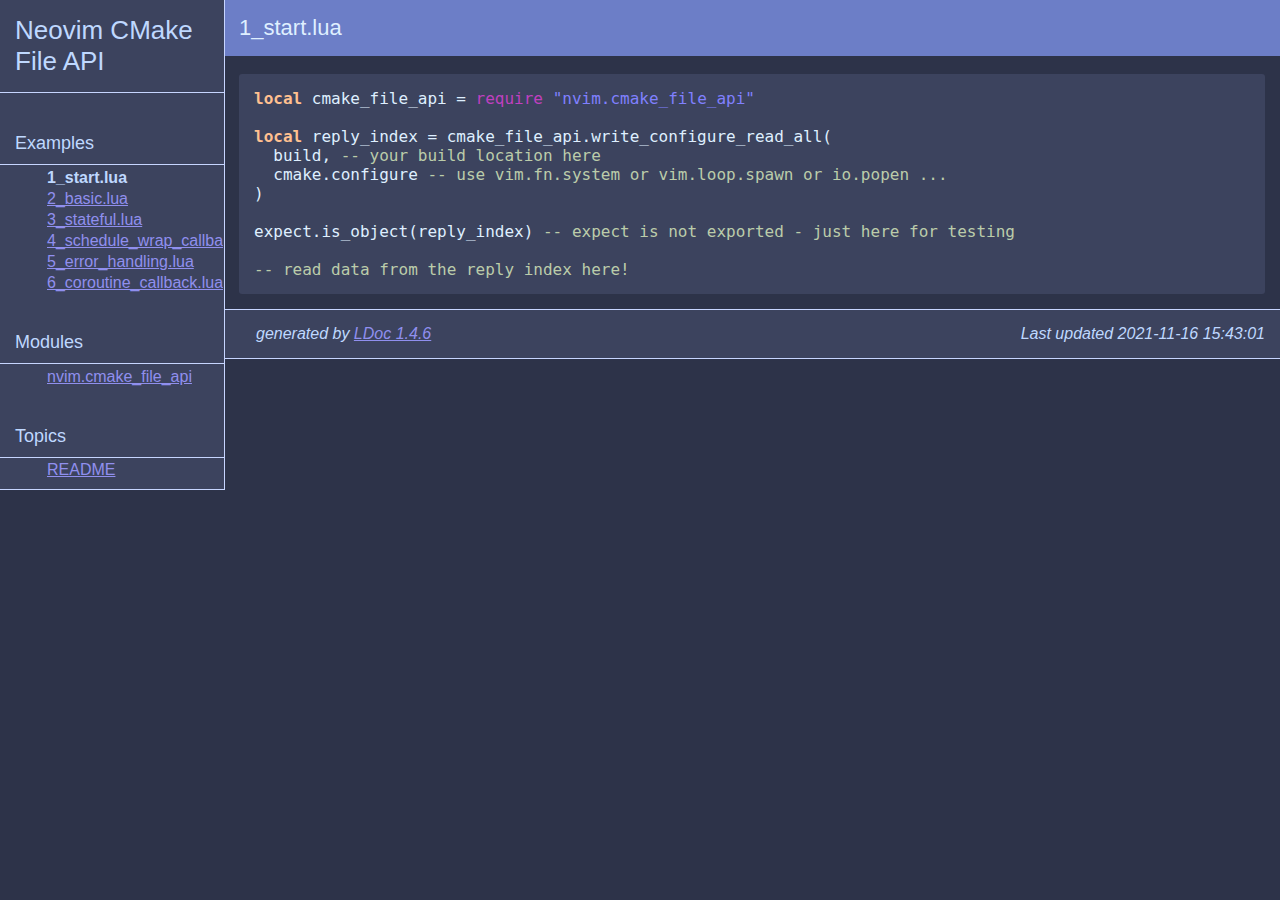
<file: .github/pages/examples/1_start.lua.html>
<!DOCTYPE html PUBLIC "-//W3C//DTD XHTML 1.0 Strict//EN"
   "http://www.w3.org/TR/xhtml1/DTD/xhtml1-strict.dtd">
<html>
<meta http-equiv="Content-Type" content="text/html; charset=UTF-8"/>
<head>
    <title>Neovim CMake File API</title>
    <link rel="stylesheet" href="../ldoc.css" type="text/css" />
</head>
<body>

<div id="container">

<div id="product">
	<div id="product_logo"></div>
	<div id="product_name"><big><b></b></big></div>
	<div id="product_description"></div>
</div> <!-- id="product" -->


<div id="main">


<!-- Menu -->

<div id="navigation">
<br/>
<h1>Neovim CMake File API</h1>




<h2>Examples</h2>
<ul class="nowrap">
  <li><strong>1_start.lua</strong></li>
  <li><a href="../examples/2_basic.lua.html">2_basic.lua</a></li>
  <li><a href="../examples/3_stateful.lua.html">3_stateful.lua</a></li>
  <li><a href="../examples/4_schedule_wrap_callback.lua.html">4_schedule_wrap_callback.lua</a></li>
  <li><a href="../examples/5_error_handling.lua.html">5_error_handling.lua</a></li>
  <li><a href="../examples/6_coroutine_callback.lua.html">6_coroutine_callback.lua</a></li>
</ul>
<h2>Modules</h2>
<ul class="nowrap">
  <li><a href="../index.html">nvim.cmake_file_api</a></li>
</ul>
<h2>Topics</h2>
<ul class="">
  <li><a href="../topics/README.md.html">README</a></li>
</ul>

</div>

<div id="content">

    <h2>1_start.lua</h2>
<pre>
<span class="keyword">local</span> cmake_file_api = <span class="global">require</span> <span class="string">"nvim.cmake_file_api"</span>

<span class="keyword">local</span> reply_index = cmake_file_api.write_configure_read_all(
  build, <span class="comment">-- your build location here
</span>  cmake.configure <span class="comment">-- use vim.fn.system or vim.loop.spawn or io.popen ...
</span>)

expect.is_object(reply_index) <span class="comment">-- expect is not exported - just here for testing
</span>
<span class="comment">-- read data from the reply index here!</span></pre>


</div> <!-- id="content" -->
</div> <!-- id="main" -->
<div id="about">
<i>generated by <a href="http://github.com/stevedonovan/LDoc">LDoc 1.4.6</a></i>
<i style="float:right;">Last updated 2021-11-16 15:43:01 </i>
</div> <!-- id="about" -->
</div> <!-- id="container" -->
</body>
</html>
</file>
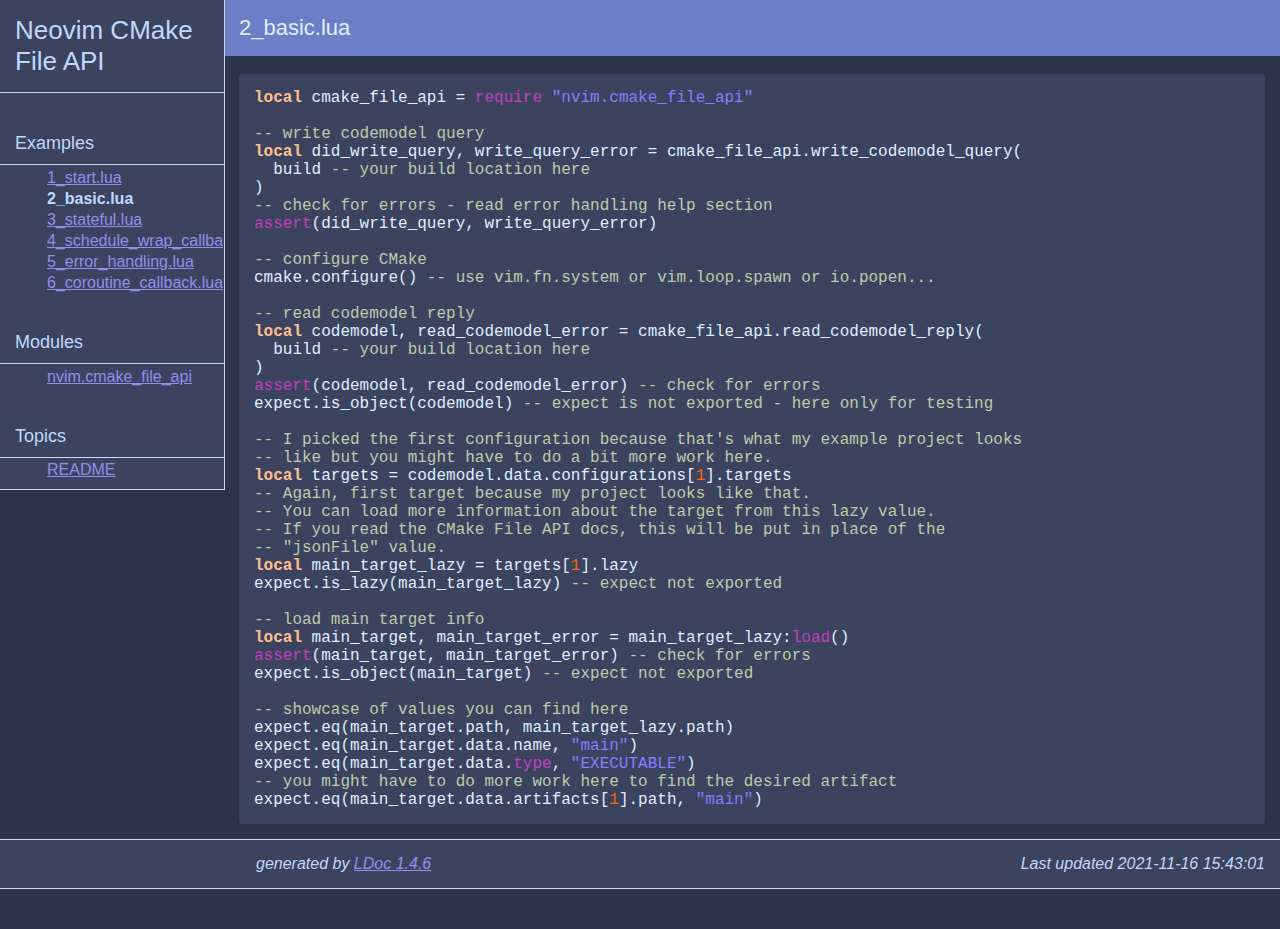
<file: .github/pages/examples/2_basic.lua.html>
<!DOCTYPE html PUBLIC "-//W3C//DTD XHTML 1.0 Strict//EN"
   "http://www.w3.org/TR/xhtml1/DTD/xhtml1-strict.dtd">
<html>
<meta http-equiv="Content-Type" content="text/html; charset=UTF-8"/>
<head>
    <title>Neovim CMake File API</title>
    <link rel="stylesheet" href="../ldoc.css" type="text/css" />
</head>
<body>

<div id="container">

<div id="product">
	<div id="product_logo"></div>
	<div id="product_name"><big><b></b></big></div>
	<div id="product_description"></div>
</div> <!-- id="product" -->


<div id="main">


<!-- Menu -->

<div id="navigation">
<br/>
<h1>Neovim CMake File API</h1>




<h2>Examples</h2>
<ul class="nowrap">
  <li><a href="../examples/1_start.lua.html">1_start.lua</a></li>
  <li><strong>2_basic.lua</strong></li>
  <li><a href="../examples/3_stateful.lua.html">3_stateful.lua</a></li>
  <li><a href="../examples/4_schedule_wrap_callback.lua.html">4_schedule_wrap_callback.lua</a></li>
  <li><a href="../examples/5_error_handling.lua.html">5_error_handling.lua</a></li>
  <li><a href="../examples/6_coroutine_callback.lua.html">6_coroutine_callback.lua</a></li>
</ul>
<h2>Modules</h2>
<ul class="nowrap">
  <li><a href="../index.html">nvim.cmake_file_api</a></li>
</ul>
<h2>Topics</h2>
<ul class="">
  <li><a href="../topics/README.md.html">README</a></li>
</ul>

</div>

<div id="content">

    <h2>2_basic.lua</h2>
<pre>
<span class="keyword">local</span> cmake_file_api = <span class="global">require</span> <span class="string">"nvim.cmake_file_api"</span>

<span class="comment">-- write codemodel query
</span><span class="keyword">local</span> did_write_query, write_query_error = cmake_file_api.write_codemodel_query(
  build <span class="comment">-- your build location here
</span>)
<span class="comment">-- check for errors - read error handling help section
</span><span class="global">assert</span>(did_write_query, write_query_error)

<span class="comment">-- configure CMake
</span>cmake.configure() <span class="comment">-- use vim.fn.system or vim.loop.spawn or io.popen...
</span>
<span class="comment">-- read codemodel reply
</span><span class="keyword">local</span> codemodel, read_codemodel_error = cmake_file_api.read_codemodel_reply(
  build <span class="comment">-- your build location here
</span>)
<span class="global">assert</span>(codemodel, read_codemodel_error) <span class="comment">-- check for errors
</span>expect.is_object(codemodel) <span class="comment">-- expect is not exported - here only for testing
</span>
<span class="comment">-- I picked the first configuration because that's what my example project looks
</span><span class="comment">-- like but you might have to do a bit more work here.
</span><span class="keyword">local</span> targets = codemodel.data.configurations[<span class="number">1</span>].targets
<span class="comment">-- Again, first target because my project looks like that.
</span><span class="comment">-- You can load more information about the target from this lazy value.
</span><span class="comment">-- If you read the CMake File API docs, this will be put in place of the
</span><span class="comment">-- "jsonFile" value.
</span><span class="keyword">local</span> main_target_lazy = targets[<span class="number">1</span>].lazy
expect.is_lazy(main_target_lazy) <span class="comment">-- expect not exported
</span>
<span class="comment">-- load main target info
</span><span class="keyword">local</span> main_target, main_target_error = main_target_lazy:<span class="global">load</span>()
<span class="global">assert</span>(main_target, main_target_error) <span class="comment">-- check for errors
</span>expect.is_object(main_target) <span class="comment">-- expect not exported
</span>
<span class="comment">-- showcase of values you can find here
</span>expect.eq(main_target.path, main_target_lazy.path)
expect.eq(main_target.data.name, <span class="string">"main"</span>)
expect.eq(main_target.data.<span class="global">type</span>, <span class="string">"EXECUTABLE"</span>)
<span class="comment">-- you might have to do more work here to find the desired artifact
</span>expect.eq(main_target.data.artifacts[<span class="number">1</span>].path, <span class="string">"main"</span>)</pre>


</div> <!-- id="content" -->
</div> <!-- id="main" -->
<div id="about">
<i>generated by <a href="http://github.com/stevedonovan/LDoc">LDoc 1.4.6</a></i>
<i style="float:right;">Last updated 2021-11-16 15:43:01 </i>
</div> <!-- id="about" -->
</div> <!-- id="container" -->
</body>
</html>
</file>
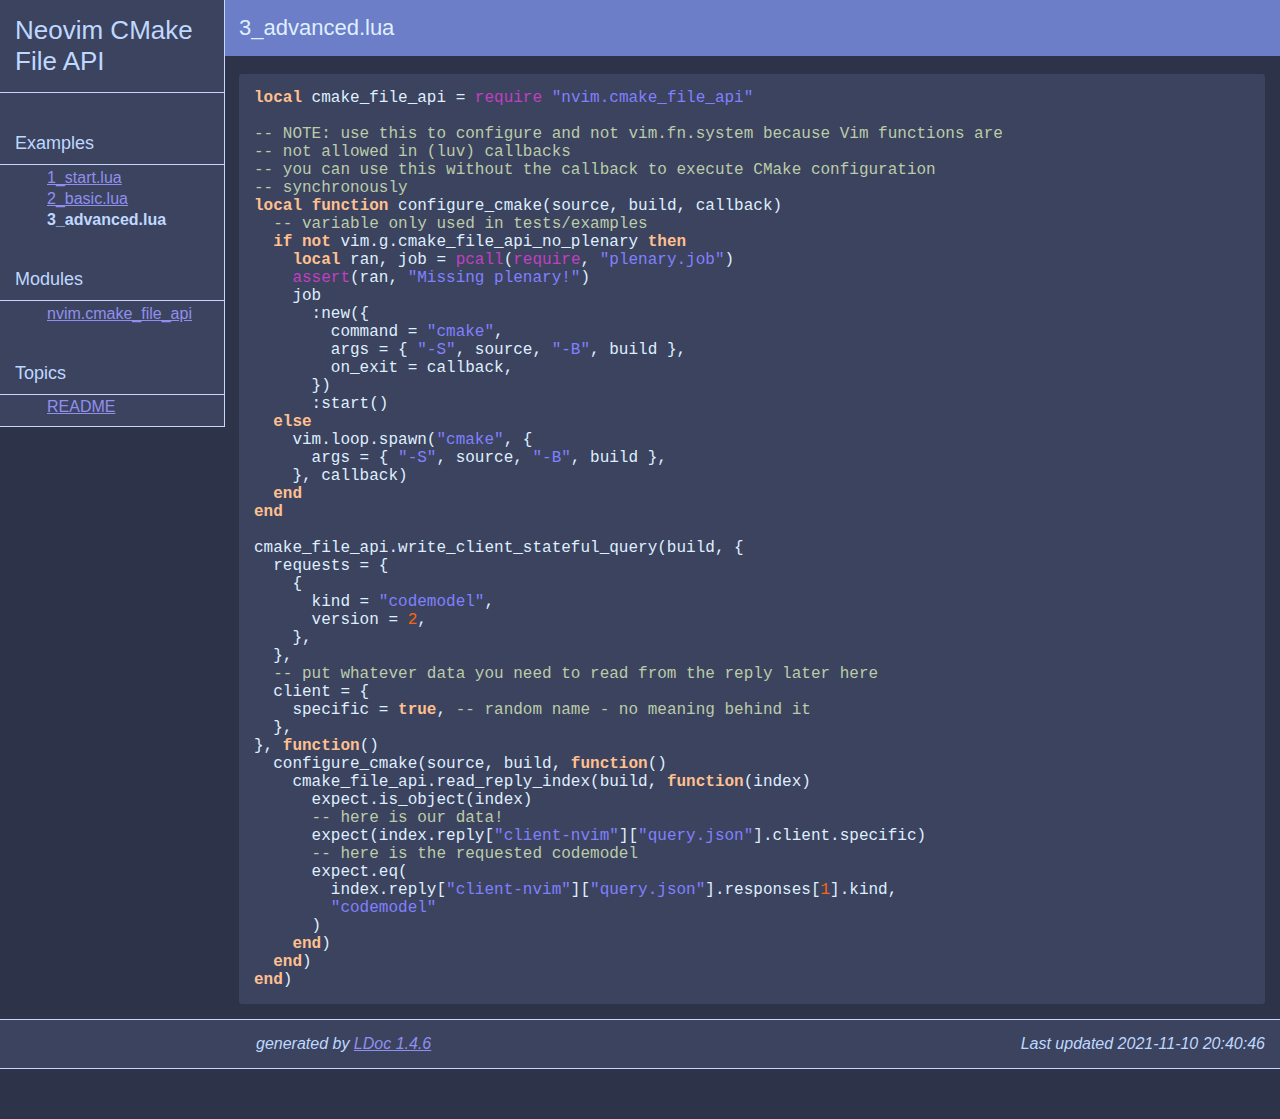
<file: .github/pages/examples/3_advanced.lua.html>
<!DOCTYPE html PUBLIC "-//W3C//DTD XHTML 1.0 Strict//EN"
   "http://www.w3.org/TR/xhtml1/DTD/xhtml1-strict.dtd">
<html>
<meta http-equiv="Content-Type" content="text/html; charset=UTF-8"/>
<head>
    <title>Neovim CMake File API</title>
    <link rel="stylesheet" href="../ldoc.css" type="text/css" />
</head>
<body>

<div id="container">

<div id="product">
	<div id="product_logo"></div>
	<div id="product_name"><big><b></b></big></div>
	<div id="product_description"></div>
</div> <!-- id="product" -->


<div id="main">


<!-- Menu -->

<div id="navigation">
<br/>
<h1>Neovim CMake File API</h1>




<h2>Examples</h2>
<ul class="nowrap">
  <li><a href="../examples/1_start.lua.html">1_start.lua</a></li>
  <li><a href="../examples/2_basic.lua.html">2_basic.lua</a></li>
  <li><strong>3_advanced.lua</strong></li>
</ul>
<h2>Modules</h2>
<ul class="nowrap">
  <li><a href="../index.html">nvim.cmake_file_api</a></li>
</ul>
<h2>Topics</h2>
<ul class="">
  <li><a href="../topics/README.md.html">README</a></li>
</ul>

</div>

<div id="content">

    <h2>3_advanced.lua</h2>
<pre>
<span class="keyword">local</span> cmake_file_api = <span class="global">require</span> <span class="string">"nvim.cmake_file_api"</span>

<span class="comment">-- NOTE: use this to configure and not vim.fn.system because Vim functions are
</span><span class="comment">-- not allowed in (luv) callbacks
</span><span class="comment">-- you can use this without the callback to execute CMake configuration
</span><span class="comment">-- synchronously
</span><span class="keyword">local</span> <span class="keyword">function</span> configure_cmake(source, build, callback)
  <span class="comment">-- variable only used in tests/examples
</span>  <span class="keyword">if</span> <span class="keyword">not</span> vim.g.cmake_file_api_no_plenary <span class="keyword">then</span>
    <span class="keyword">local</span> ran, job = <span class="global">pcall</span>(<span class="global">require</span>, <span class="string">"plenary.job"</span>)
    <span class="global">assert</span>(ran, <span class="string">"Missing plenary!"</span>)
    job
      :new({
        command = <span class="string">"cmake"</span>,
        args = { <span class="string">"-S"</span>, source, <span class="string">"-B"</span>, build },
        on_exit = callback,
      })
      :start()
  <span class="keyword">else</span>
    vim.loop.spawn(<span class="string">"cmake"</span>, {
      args = { <span class="string">"-S"</span>, source, <span class="string">"-B"</span>, build },
    }, callback)
  <span class="keyword">end</span>
<span class="keyword">end</span>

cmake_file_api.write_client_stateful_query(build, {
  requests = {
    {
      kind = <span class="string">"codemodel"</span>,
      version = <span class="number">2</span>,
    },
  },
  <span class="comment">-- put whatever data you need to read from the reply later here
</span>  client = {
    specific = <span class="keyword">true</span>, <span class="comment">-- random name - no meaning behind it
</span>  },
}, <span class="keyword">function</span>()
  configure_cmake(source, build, <span class="keyword">function</span>()
    cmake_file_api.read_reply_index(build, <span class="keyword">function</span>(index)
      expect.is_object(index)
      <span class="comment">-- here is our data!
</span>      expect(index.reply[<span class="string">"client-nvim"</span>][<span class="string">"query.json"</span>].client.specific)
      <span class="comment">-- here is the requested codemodel
</span>      expect.eq(
        index.reply[<span class="string">"client-nvim"</span>][<span class="string">"query.json"</span>].responses[<span class="number">1</span>].kind,
        <span class="string">"codemodel"</span>
      )
    <span class="keyword">end</span>)
  <span class="keyword">end</span>)
<span class="keyword">end</span>)</pre>


</div> <!-- id="content" -->
</div> <!-- id="main" -->
<div id="about">
<i>generated by <a href="http://github.com/stevedonovan/LDoc">LDoc 1.4.6</a></i>
<i style="float:right;">Last updated 2021-11-10 20:40:46 </i>
</div> <!-- id="about" -->
</div> <!-- id="container" -->
</body>
</html>
</file>
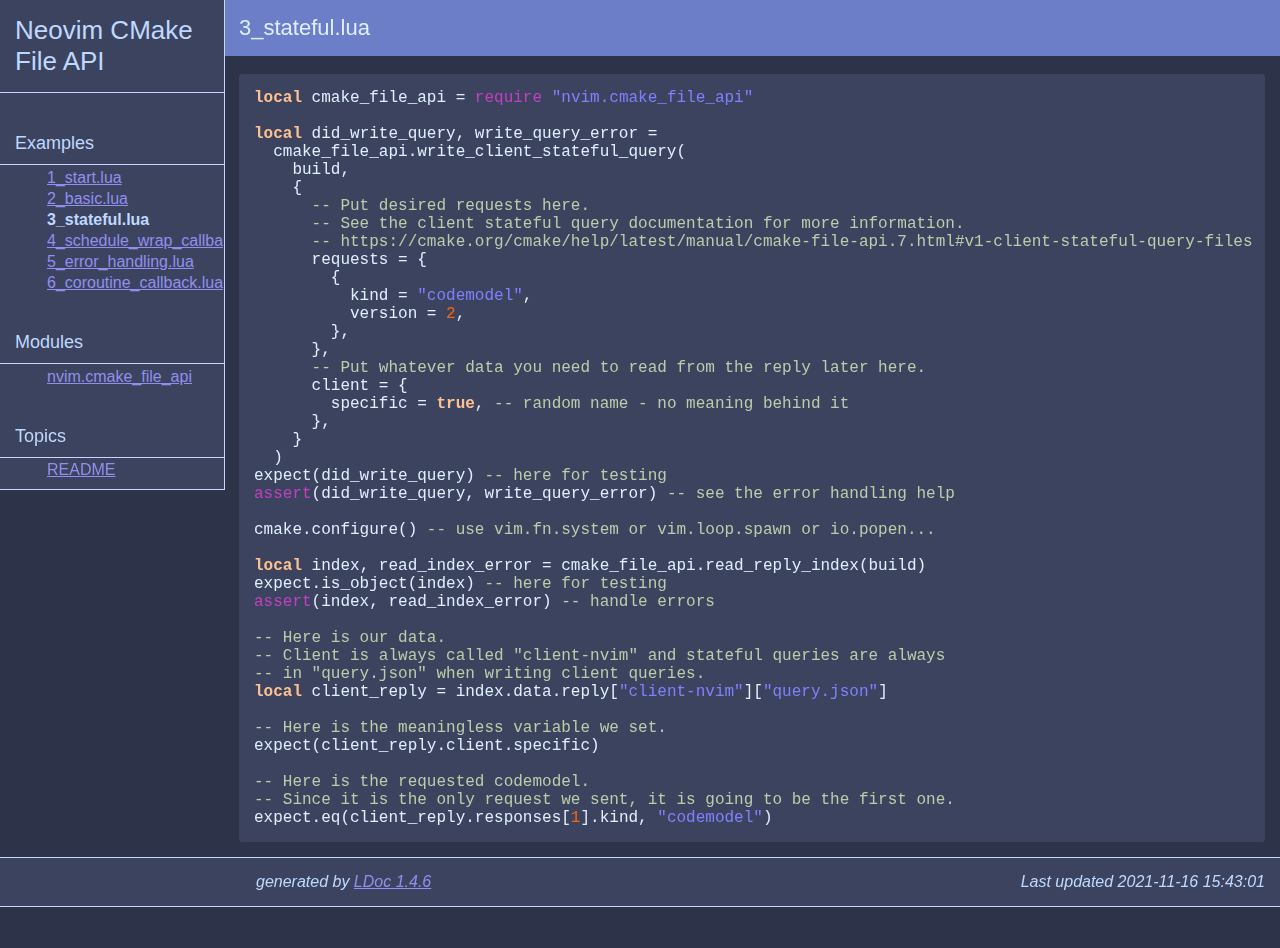
<file: .github/pages/examples/3_stateful.lua.html>
<!DOCTYPE html PUBLIC "-//W3C//DTD XHTML 1.0 Strict//EN"
   "http://www.w3.org/TR/xhtml1/DTD/xhtml1-strict.dtd">
<html>
<meta http-equiv="Content-Type" content="text/html; charset=UTF-8"/>
<head>
    <title>Neovim CMake File API</title>
    <link rel="stylesheet" href="../ldoc.css" type="text/css" />
</head>
<body>

<div id="container">

<div id="product">
	<div id="product_logo"></div>
	<div id="product_name"><big><b></b></big></div>
	<div id="product_description"></div>
</div> <!-- id="product" -->


<div id="main">


<!-- Menu -->

<div id="navigation">
<br/>
<h1>Neovim CMake File API</h1>




<h2>Examples</h2>
<ul class="nowrap">
  <li><a href="../examples/1_start.lua.html">1_start.lua</a></li>
  <li><a href="../examples/2_basic.lua.html">2_basic.lua</a></li>
  <li><strong>3_stateful.lua</strong></li>
  <li><a href="../examples/4_schedule_wrap_callback.lua.html">4_schedule_wrap_callback.lua</a></li>
  <li><a href="../examples/5_error_handling.lua.html">5_error_handling.lua</a></li>
  <li><a href="../examples/6_coroutine_callback.lua.html">6_coroutine_callback.lua</a></li>
</ul>
<h2>Modules</h2>
<ul class="nowrap">
  <li><a href="../index.html">nvim.cmake_file_api</a></li>
</ul>
<h2>Topics</h2>
<ul class="">
  <li><a href="../topics/README.md.html">README</a></li>
</ul>

</div>

<div id="content">

    <h2>3_stateful.lua</h2>
<pre>
<span class="keyword">local</span> cmake_file_api = <span class="global">require</span> <span class="string">"nvim.cmake_file_api"</span>

<span class="keyword">local</span> did_write_query, write_query_error =
  cmake_file_api.write_client_stateful_query(
    build,
    {
      <span class="comment">-- Put desired requests here.
</span>      <span class="comment">-- See the client stateful query documentation for more information.
</span>      <span class="comment">-- https://cmake.org/cmake/help/latest/manual/cmake-file-api.7.html#v1-client-stateful-query-files
</span>      requests = {
        {
          kind = <span class="string">"codemodel"</span>,
          version = <span class="number">2</span>,
        },
      },
      <span class="comment">-- Put whatever data you need to read from the reply later here.
</span>      client = {
        specific = <span class="keyword">true</span>, <span class="comment">-- random name - no meaning behind it
</span>      },
    }
  )
expect(did_write_query) <span class="comment">-- here for testing
</span><span class="global">assert</span>(did_write_query, write_query_error) <span class="comment">-- see the error handling help
</span>
cmake.configure() <span class="comment">-- use vim.fn.system or vim.loop.spawn or io.popen...
</span>
<span class="keyword">local</span> index, read_index_error = cmake_file_api.read_reply_index(build)
expect.is_object(index) <span class="comment">-- here for testing
</span><span class="global">assert</span>(index, read_index_error) <span class="comment">-- handle errors
</span>
<span class="comment">-- Here is our data.
</span><span class="comment">-- Client is always called "client-nvim" and stateful queries are always
</span><span class="comment">-- in "query.json" when writing client queries.
</span><span class="keyword">local</span> client_reply = index.data.reply[<span class="string">"client-nvim"</span>][<span class="string">"query.json"</span>]

<span class="comment">-- Here is the meaningless variable we set.
</span>expect(client_reply.client.specific)

<span class="comment">-- Here is the requested codemodel.
</span><span class="comment">-- Since it is the only request we sent, it is going to be the first one.
</span>expect.eq(client_reply.responses[<span class="number">1</span>].kind, <span class="string">"codemodel"</span>)</pre>


</div> <!-- id="content" -->
</div> <!-- id="main" -->
<div id="about">
<i>generated by <a href="http://github.com/stevedonovan/LDoc">LDoc 1.4.6</a></i>
<i style="float:right;">Last updated 2021-11-16 15:43:01 </i>
</div> <!-- id="about" -->
</div> <!-- id="container" -->
</body>
</html>
</file>
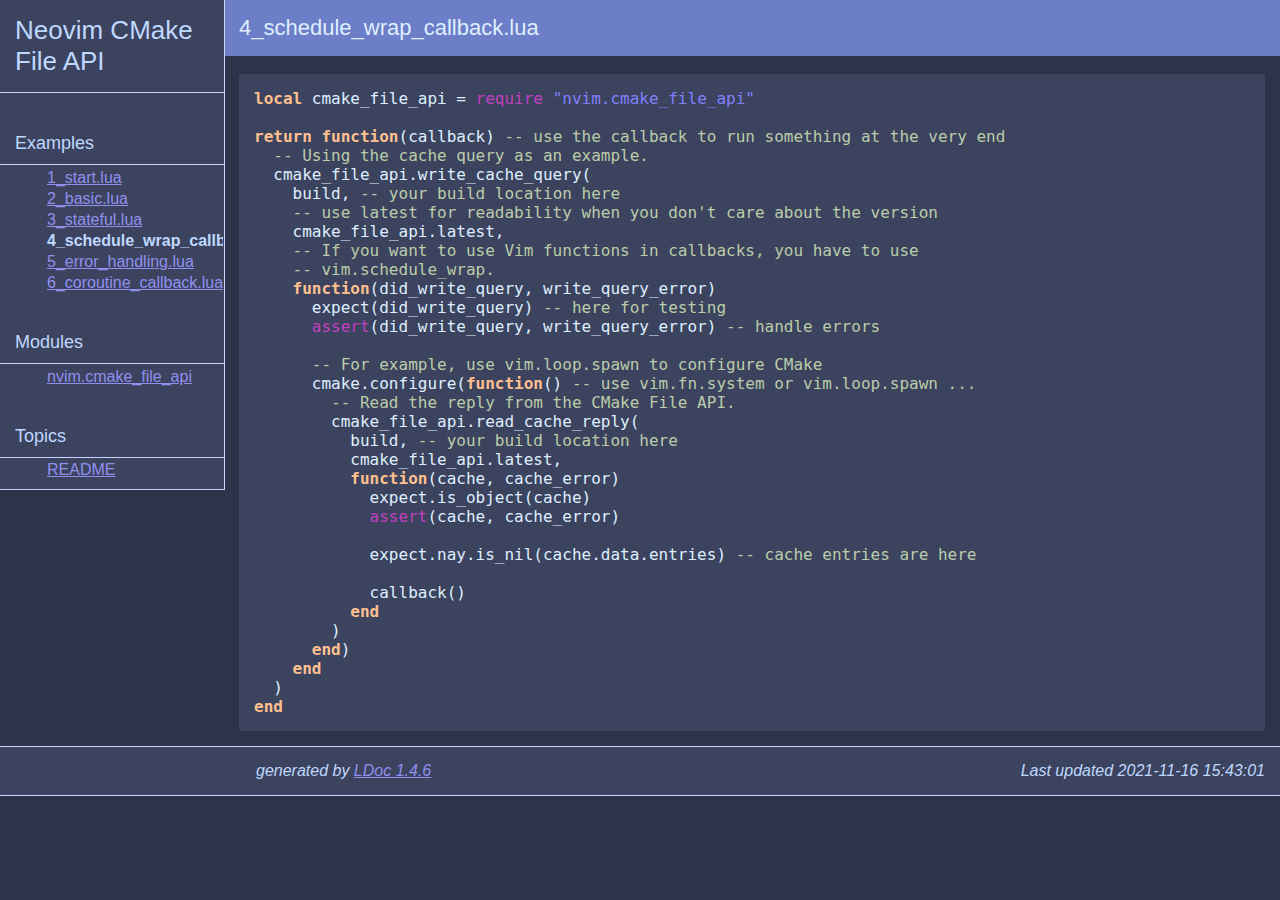
<file: .github/pages/examples/4_schedule_wrap_callback.lua.html>
<!DOCTYPE html PUBLIC "-//W3C//DTD XHTML 1.0 Strict//EN"
   "http://www.w3.org/TR/xhtml1/DTD/xhtml1-strict.dtd">
<html>
<meta http-equiv="Content-Type" content="text/html; charset=UTF-8"/>
<head>
    <title>Neovim CMake File API</title>
    <link rel="stylesheet" href="../ldoc.css" type="text/css" />
</head>
<body>

<div id="container">

<div id="product">
	<div id="product_logo"></div>
	<div id="product_name"><big><b></b></big></div>
	<div id="product_description"></div>
</div> <!-- id="product" -->


<div id="main">


<!-- Menu -->

<div id="navigation">
<br/>
<h1>Neovim CMake File API</h1>




<h2>Examples</h2>
<ul class="nowrap">
  <li><a href="../examples/1_start.lua.html">1_start.lua</a></li>
  <li><a href="../examples/2_basic.lua.html">2_basic.lua</a></li>
  <li><a href="../examples/3_stateful.lua.html">3_stateful.lua</a></li>
  <li><strong>4_schedule_wrap_callback.lua</strong></li>
  <li><a href="../examples/5_error_handling.lua.html">5_error_handling.lua</a></li>
  <li><a href="../examples/6_coroutine_callback.lua.html">6_coroutine_callback.lua</a></li>
</ul>
<h2>Modules</h2>
<ul class="nowrap">
  <li><a href="../index.html">nvim.cmake_file_api</a></li>
</ul>
<h2>Topics</h2>
<ul class="">
  <li><a href="../topics/README.md.html">README</a></li>
</ul>

</div>

<div id="content">

    <h2>4_schedule_wrap_callback.lua</h2>
<pre>
<span class="keyword">local</span> cmake_file_api = <span class="global">require</span> <span class="string">"nvim.cmake_file_api"</span>

<span class="keyword">return</span> <span class="keyword">function</span>(callback) <span class="comment">-- use the callback to run something at the very end
</span>  <span class="comment">-- Using the cache query as an example.
</span>  cmake_file_api.write_cache_query(
    build, <span class="comment">-- your build location here
</span>    <span class="comment">-- use latest for readability when you don't care about the version
</span>    cmake_file_api.latest,
    <span class="comment">-- If you want to use Vim functions in callbacks, you have to use
</span>    <span class="comment">-- vim.schedule_wrap.
</span>    <span class="keyword">function</span>(did_write_query, write_query_error)
      expect(did_write_query) <span class="comment">-- here for testing
</span>      <span class="global">assert</span>(did_write_query, write_query_error) <span class="comment">-- handle errors
</span>
      <span class="comment">-- For example, use vim.loop.spawn to configure CMake
</span>      cmake.configure(<span class="keyword">function</span>() <span class="comment">-- use vim.fn.system or vim.loop.spawn ...
</span>        <span class="comment">-- Read the reply from the CMake File API.
</span>        cmake_file_api.read_cache_reply(
          build, <span class="comment">-- your build location here
</span>          cmake_file_api.latest,
          <span class="keyword">function</span>(cache, cache_error)
            expect.is_object(cache)
            <span class="global">assert</span>(cache, cache_error)

            expect.nay.is_nil(cache.data.entries) <span class="comment">-- cache entries are here
</span>
            callback()
          <span class="keyword">end</span>
        )
      <span class="keyword">end</span>)
    <span class="keyword">end</span>
  )
<span class="keyword">end</span></pre>


</div> <!-- id="content" -->
</div> <!-- id="main" -->
<div id="about">
<i>generated by <a href="http://github.com/stevedonovan/LDoc">LDoc 1.4.6</a></i>
<i style="float:right;">Last updated 2021-11-16 15:43:01 </i>
</div> <!-- id="about" -->
</div> <!-- id="container" -->
</body>
</html>
</file>
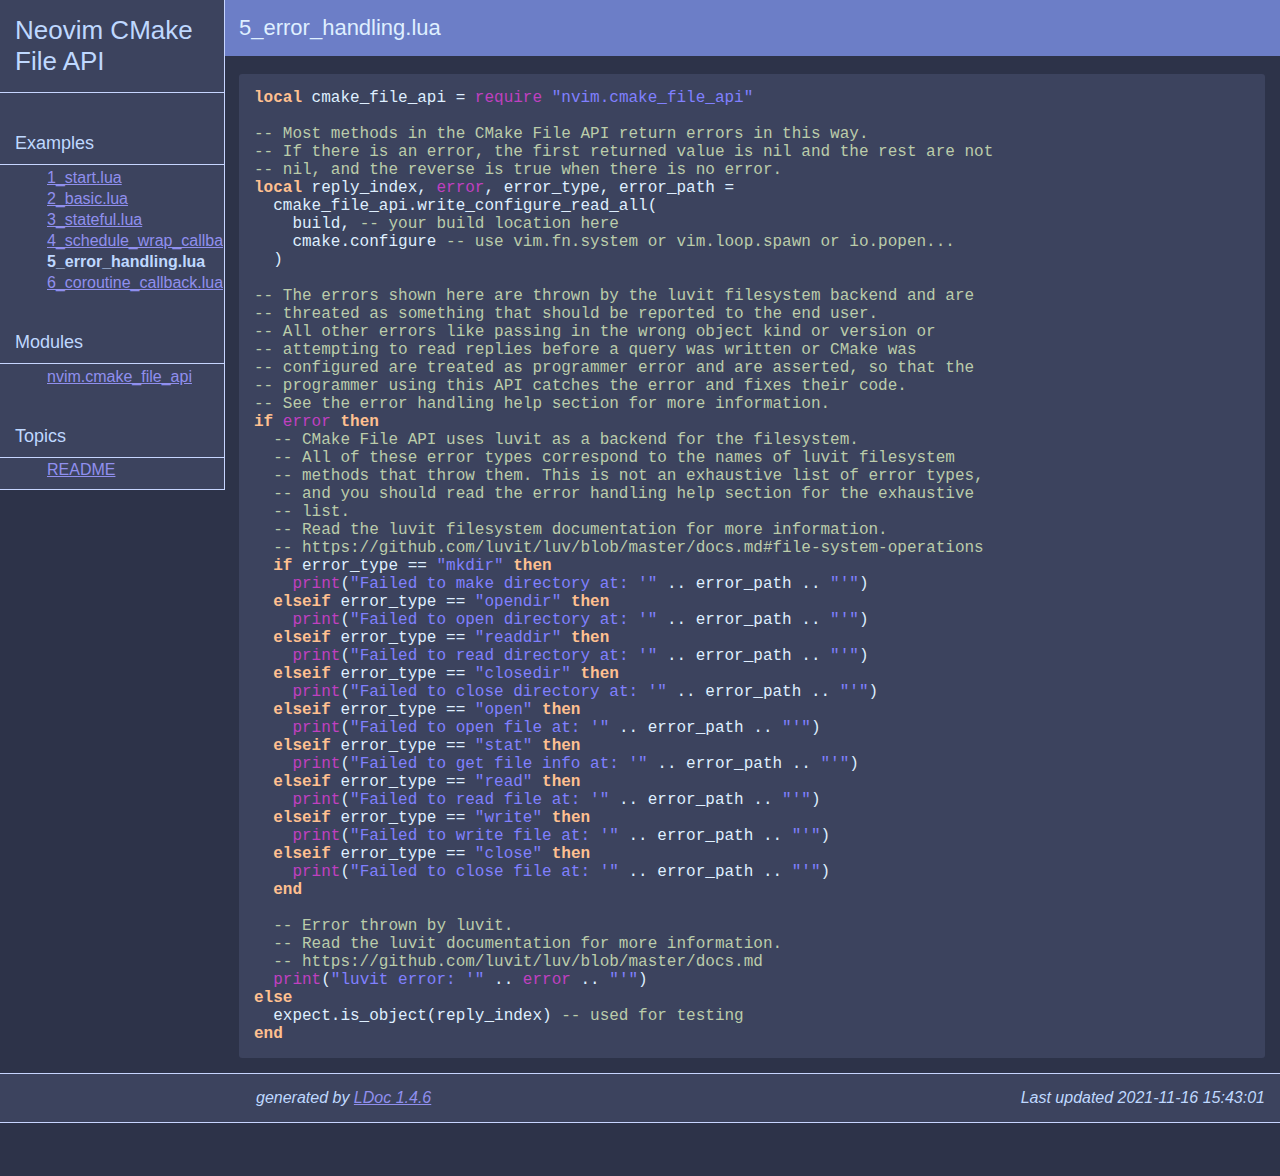
<file: .github/pages/examples/5_error_handling.lua.html>
<!DOCTYPE html PUBLIC "-//W3C//DTD XHTML 1.0 Strict//EN"
   "http://www.w3.org/TR/xhtml1/DTD/xhtml1-strict.dtd">
<html>
<meta http-equiv="Content-Type" content="text/html; charset=UTF-8"/>
<head>
    <title>Neovim CMake File API</title>
    <link rel="stylesheet" href="../ldoc.css" type="text/css" />
</head>
<body>

<div id="container">

<div id="product">
	<div id="product_logo"></div>
	<div id="product_name"><big><b></b></big></div>
	<div id="product_description"></div>
</div> <!-- id="product" -->


<div id="main">


<!-- Menu -->

<div id="navigation">
<br/>
<h1>Neovim CMake File API</h1>




<h2>Examples</h2>
<ul class="nowrap">
  <li><a href="../examples/1_start.lua.html">1_start.lua</a></li>
  <li><a href="../examples/2_basic.lua.html">2_basic.lua</a></li>
  <li><a href="../examples/3_stateful.lua.html">3_stateful.lua</a></li>
  <li><a href="../examples/4_schedule_wrap_callback.lua.html">4_schedule_wrap_callback.lua</a></li>
  <li><strong>5_error_handling.lua</strong></li>
  <li><a href="../examples/6_coroutine_callback.lua.html">6_coroutine_callback.lua</a></li>
</ul>
<h2>Modules</h2>
<ul class="nowrap">
  <li><a href="../index.html">nvim.cmake_file_api</a></li>
</ul>
<h2>Topics</h2>
<ul class="">
  <li><a href="../topics/README.md.html">README</a></li>
</ul>

</div>

<div id="content">

    <h2>5_error_handling.lua</h2>
<pre>
<span class="keyword">local</span> cmake_file_api = <span class="global">require</span> <span class="string">"nvim.cmake_file_api"</span>

<span class="comment">-- Most methods in the CMake File API return errors in this way.
</span><span class="comment">-- If there is an error, the first returned value is nil and the rest are not
</span><span class="comment">-- nil, and the reverse is true when there is no error.
</span><span class="keyword">local</span> reply_index, <span class="global">error</span>, error_type, error_path =
  cmake_file_api.write_configure_read_all(
    build, <span class="comment">-- your build location here
</span>    cmake.configure <span class="comment">-- use vim.fn.system or vim.loop.spawn or io.popen...
</span>  )

<span class="comment">-- The errors shown here are thrown by the luvit filesystem backend and are
</span><span class="comment">-- threated as something that should be reported to the end user.
</span><span class="comment">-- All other errors like passing in the wrong object kind or version or
</span><span class="comment">-- attempting to read replies before a query was written or CMake was
</span><span class="comment">-- configured are treated as programmer error and are asserted, so that the
</span><span class="comment">-- programmer using this API catches the error and fixes their code.
</span><span class="comment">-- See the error handling help section for more information.
</span><span class="keyword">if</span> <span class="global">error</span> <span class="keyword">then</span>
  <span class="comment">-- CMake File API uses luvit as a backend for the filesystem.
</span>  <span class="comment">-- All of these error types correspond to the names of luvit filesystem
</span>  <span class="comment">-- methods that throw them. This is not an exhaustive list of error types,
</span>  <span class="comment">-- and you should read the error handling help section for the exhaustive
</span>  <span class="comment">-- list.
</span>  <span class="comment">-- Read the luvit filesystem documentation for more information.
</span>  <span class="comment">-- https://github.com/luvit/luv/blob/master/docs.md#file-system-operations
</span>  <span class="keyword">if</span> error_type == <span class="string">"mkdir"</span> <span class="keyword">then</span>
    <span class="global">print</span>(<span class="string">"Failed to make directory at: '"</span> .. error_path .. <span class="string">"'"</span>)
  <span class="keyword">elseif</span> error_type == <span class="string">"opendir"</span> <span class="keyword">then</span>
    <span class="global">print</span>(<span class="string">"Failed to open directory at: '"</span> .. error_path .. <span class="string">"'"</span>)
  <span class="keyword">elseif</span> error_type == <span class="string">"readdir"</span> <span class="keyword">then</span>
    <span class="global">print</span>(<span class="string">"Failed to read directory at: '"</span> .. error_path .. <span class="string">"'"</span>)
  <span class="keyword">elseif</span> error_type == <span class="string">"closedir"</span> <span class="keyword">then</span>
    <span class="global">print</span>(<span class="string">"Failed to close directory at: '"</span> .. error_path .. <span class="string">"'"</span>)
  <span class="keyword">elseif</span> error_type == <span class="string">"open"</span> <span class="keyword">then</span>
    <span class="global">print</span>(<span class="string">"Failed to open file at: '"</span> .. error_path .. <span class="string">"'"</span>)
  <span class="keyword">elseif</span> error_type == <span class="string">"stat"</span> <span class="keyword">then</span>
    <span class="global">print</span>(<span class="string">"Failed to get file info at: '"</span> .. error_path .. <span class="string">"'"</span>)
  <span class="keyword">elseif</span> error_type == <span class="string">"read"</span> <span class="keyword">then</span>
    <span class="global">print</span>(<span class="string">"Failed to read file at: '"</span> .. error_path .. <span class="string">"'"</span>)
  <span class="keyword">elseif</span> error_type == <span class="string">"write"</span> <span class="keyword">then</span>
    <span class="global">print</span>(<span class="string">"Failed to write file at: '"</span> .. error_path .. <span class="string">"'"</span>)
  <span class="keyword">elseif</span> error_type == <span class="string">"close"</span> <span class="keyword">then</span>
    <span class="global">print</span>(<span class="string">"Failed to close file at: '"</span> .. error_path .. <span class="string">"'"</span>)
  <span class="keyword">end</span>

  <span class="comment">-- Error thrown by luvit.
</span>  <span class="comment">-- Read the luvit documentation for more information.
</span>  <span class="comment">-- https://github.com/luvit/luv/blob/master/docs.md
</span>  <span class="global">print</span>(<span class="string">"luvit error: '"</span> .. <span class="global">error</span> .. <span class="string">"'"</span>)
<span class="keyword">else</span>
  expect.is_object(reply_index) <span class="comment">-- used for testing
</span><span class="keyword">end</span></pre>


</div> <!-- id="content" -->
</div> <!-- id="main" -->
<div id="about">
<i>generated by <a href="http://github.com/stevedonovan/LDoc">LDoc 1.4.6</a></i>
<i style="float:right;">Last updated 2021-11-16 15:43:01 </i>
</div> <!-- id="about" -->
</div> <!-- id="container" -->
</body>
</html>
</file>
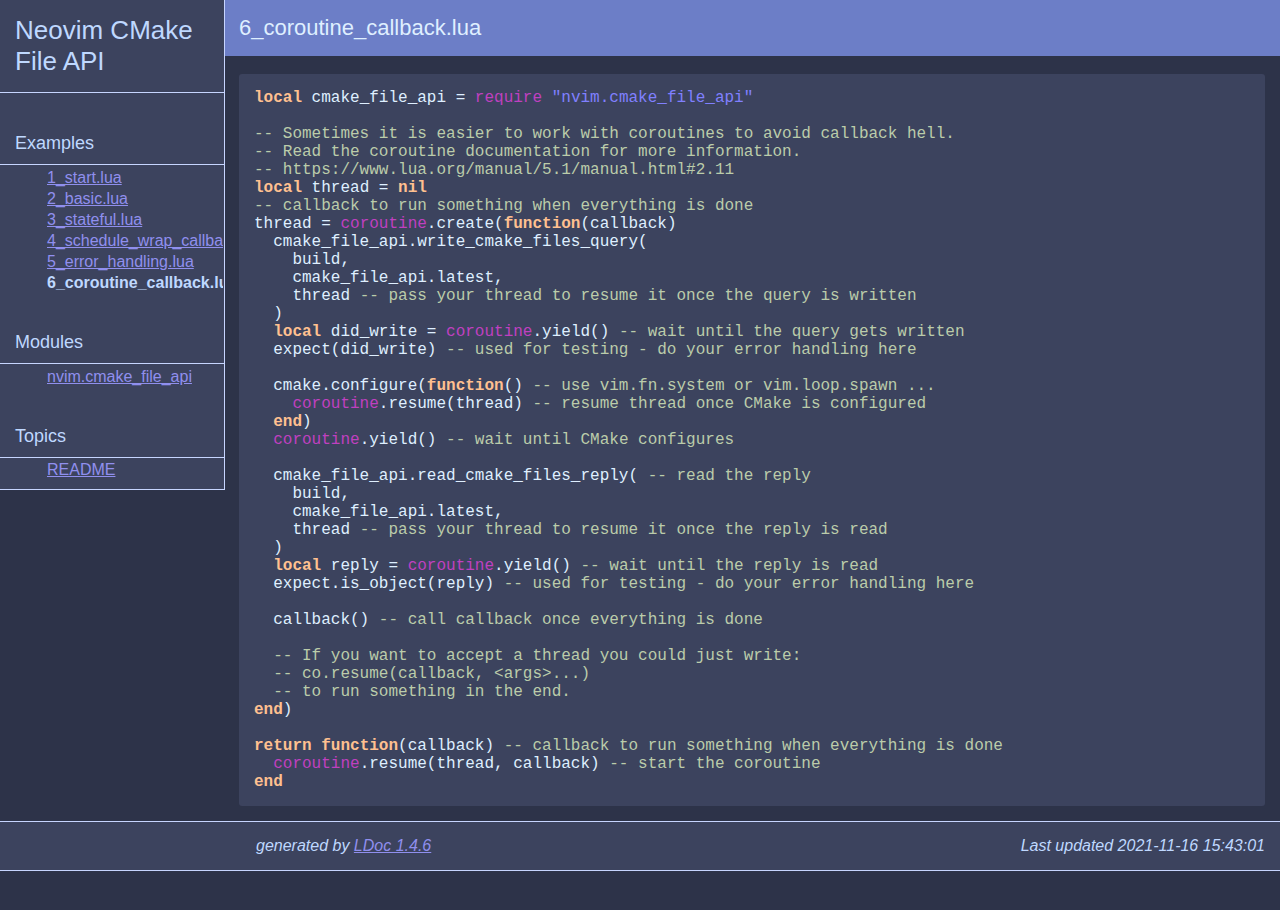
<file: .github/pages/examples/6_coroutine_callback.lua.html>
<!DOCTYPE html PUBLIC "-//W3C//DTD XHTML 1.0 Strict//EN"
   "http://www.w3.org/TR/xhtml1/DTD/xhtml1-strict.dtd">
<html>
<meta http-equiv="Content-Type" content="text/html; charset=UTF-8"/>
<head>
    <title>Neovim CMake File API</title>
    <link rel="stylesheet" href="../ldoc.css" type="text/css" />
</head>
<body>

<div id="container">

<div id="product">
	<div id="product_logo"></div>
	<div id="product_name"><big><b></b></big></div>
	<div id="product_description"></div>
</div> <!-- id="product" -->


<div id="main">


<!-- Menu -->

<div id="navigation">
<br/>
<h1>Neovim CMake File API</h1>




<h2>Examples</h2>
<ul class="nowrap">
  <li><a href="../examples/1_start.lua.html">1_start.lua</a></li>
  <li><a href="../examples/2_basic.lua.html">2_basic.lua</a></li>
  <li><a href="../examples/3_stateful.lua.html">3_stateful.lua</a></li>
  <li><a href="../examples/4_schedule_wrap_callback.lua.html">4_schedule_wrap_callback.lua</a></li>
  <li><a href="../examples/5_error_handling.lua.html">5_error_handling.lua</a></li>
  <li><strong>6_coroutine_callback.lua</strong></li>
</ul>
<h2>Modules</h2>
<ul class="nowrap">
  <li><a href="../index.html">nvim.cmake_file_api</a></li>
</ul>
<h2>Topics</h2>
<ul class="">
  <li><a href="../topics/README.md.html">README</a></li>
</ul>

</div>

<div id="content">

    <h2>6_coroutine_callback.lua</h2>
<pre>
<span class="keyword">local</span> cmake_file_api = <span class="global">require</span> <span class="string">"nvim.cmake_file_api"</span>

<span class="comment">-- Sometimes it is easier to work with coroutines to avoid callback hell.
</span><span class="comment">-- Read the coroutine documentation for more information.
</span><span class="comment">-- https://www.lua.org/manual/5.1/manual.html#2.11
</span><span class="keyword">local</span> thread = <span class="keyword">nil</span>
<span class="comment">-- callback to run something when everything is done
</span>thread = <span class="global">coroutine</span>.create(<span class="keyword">function</span>(callback)
  cmake_file_api.write_cmake_files_query(
    build,
    cmake_file_api.latest,
    thread <span class="comment">-- pass your thread to resume it once the query is written
</span>  )
  <span class="keyword">local</span> did_write = <span class="global">coroutine</span>.yield() <span class="comment">-- wait until the query gets written
</span>  expect(did_write) <span class="comment">-- used for testing - do your error handling here
</span>
  cmake.configure(<span class="keyword">function</span>() <span class="comment">-- use vim.fn.system or vim.loop.spawn ...
</span>    <span class="global">coroutine</span>.resume(thread) <span class="comment">-- resume thread once CMake is configured
</span>  <span class="keyword">end</span>)
  <span class="global">coroutine</span>.yield() <span class="comment">-- wait until CMake configures
</span>
  cmake_file_api.read_cmake_files_reply( <span class="comment">-- read the reply
</span>    build,
    cmake_file_api.latest,
    thread <span class="comment">-- pass your thread to resume it once the reply is read
</span>  )
  <span class="keyword">local</span> reply = <span class="global">coroutine</span>.yield() <span class="comment">-- wait until the reply is read
</span>  expect.is_object(reply) <span class="comment">-- used for testing - do your error handling here
</span>
  callback() <span class="comment">-- call callback once everything is done
</span>
  <span class="comment">-- If you want to accept a thread you could just write:
</span>  <span class="comment">-- co.resume(callback, &lt;args&gt;...)
</span>  <span class="comment">-- to run something in the end.
</span><span class="keyword">end</span>)

<span class="keyword">return</span> <span class="keyword">function</span>(callback) <span class="comment">-- callback to run something when everything is done
</span>  <span class="global">coroutine</span>.resume(thread, callback) <span class="comment">-- start the coroutine
</span><span class="keyword">end</span></pre>


</div> <!-- id="content" -->
</div> <!-- id="main" -->
<div id="about">
<i>generated by <a href="http://github.com/stevedonovan/LDoc">LDoc 1.4.6</a></i>
<i style="float:right;">Last updated 2021-11-16 15:43:01 </i>
</div> <!-- id="about" -->
</div> <!-- id="container" -->
</body>
</html>
</file>
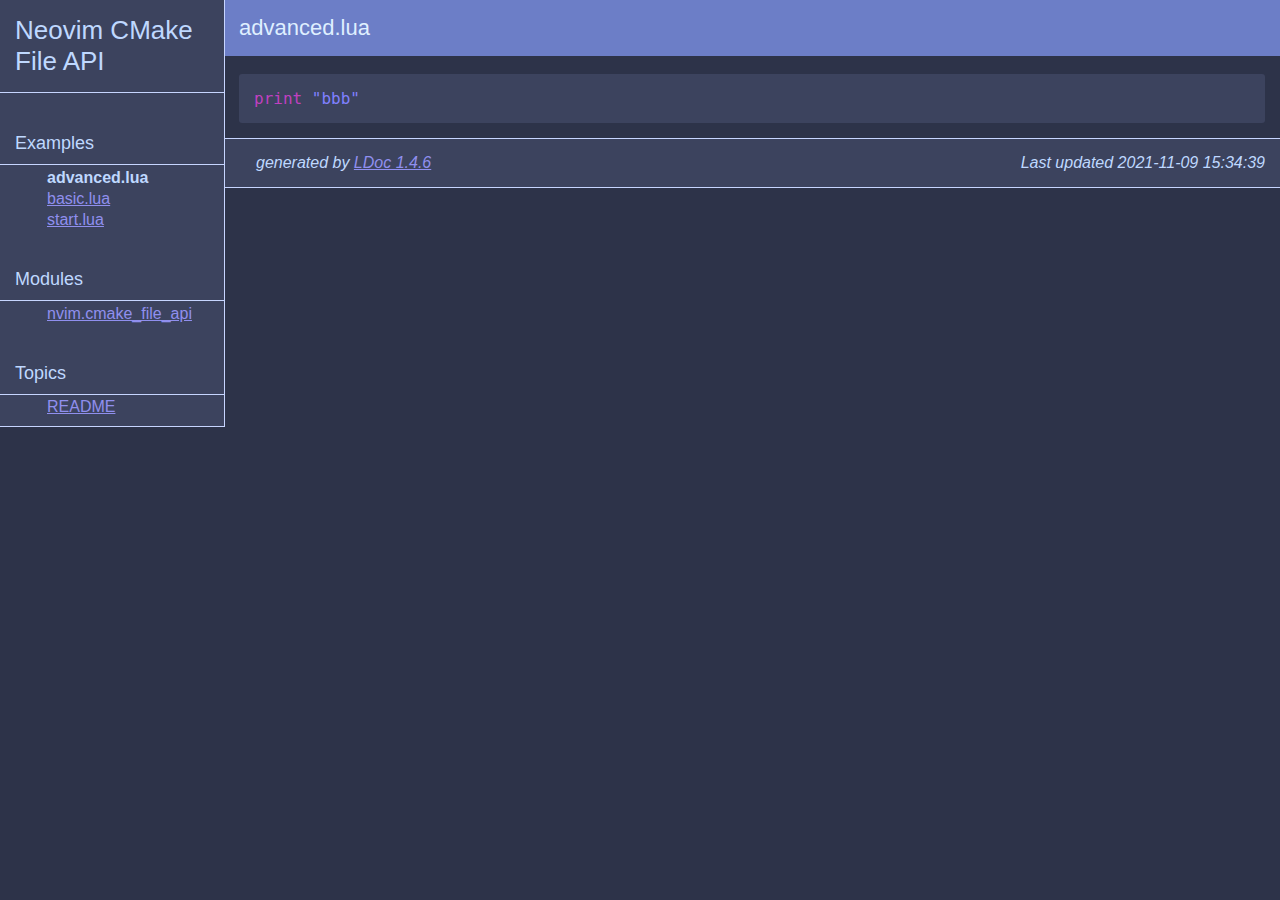
<file: .github/pages/examples/advanced.lua.html>
<!DOCTYPE html PUBLIC "-//W3C//DTD XHTML 1.0 Strict//EN"
   "http://www.w3.org/TR/xhtml1/DTD/xhtml1-strict.dtd">
<html>
<meta http-equiv="Content-Type" content="text/html; charset=UTF-8"/>
<head>
    <title>Neovim CMake File API</title>
    <link rel="stylesheet" href="../ldoc.css" type="text/css" />
</head>
<body>

<div id="container">

<div id="product">
	<div id="product_logo"></div>
	<div id="product_name"><big><b></b></big></div>
	<div id="product_description"></div>
</div> <!-- id="product" -->


<div id="main">


<!-- Menu -->

<div id="navigation">
<br/>
<h1>Neovim CMake File API</h1>




<h2>Examples</h2>
<ul class="nowrap">
  <li><strong>advanced.lua</strong></li>
  <li><a href="../examples/basic.lua.html">basic.lua</a></li>
  <li><a href="../examples/start.lua.html">start.lua</a></li>
</ul>
<h2>Modules</h2>
<ul class="nowrap">
  <li><a href="../index.html">nvim.cmake_file_api</a></li>
</ul>
<h2>Topics</h2>
<ul class="">
  <li><a href="../topics/README.md.html">README</a></li>
</ul>

</div>

<div id="content">

    <h2>advanced.lua</h2>
<pre>
<span class="global">print</span> <span class="string">"bbb"</span></pre>


</div> <!-- id="content" -->
</div> <!-- id="main" -->
<div id="about">
<i>generated by <a href="http://github.com/stevedonovan/LDoc">LDoc 1.4.6</a></i>
<i style="float:right;">Last updated 2021-11-09 15:34:39 </i>
</div> <!-- id="about" -->
</div> <!-- id="container" -->
</body>
</html>
</file>
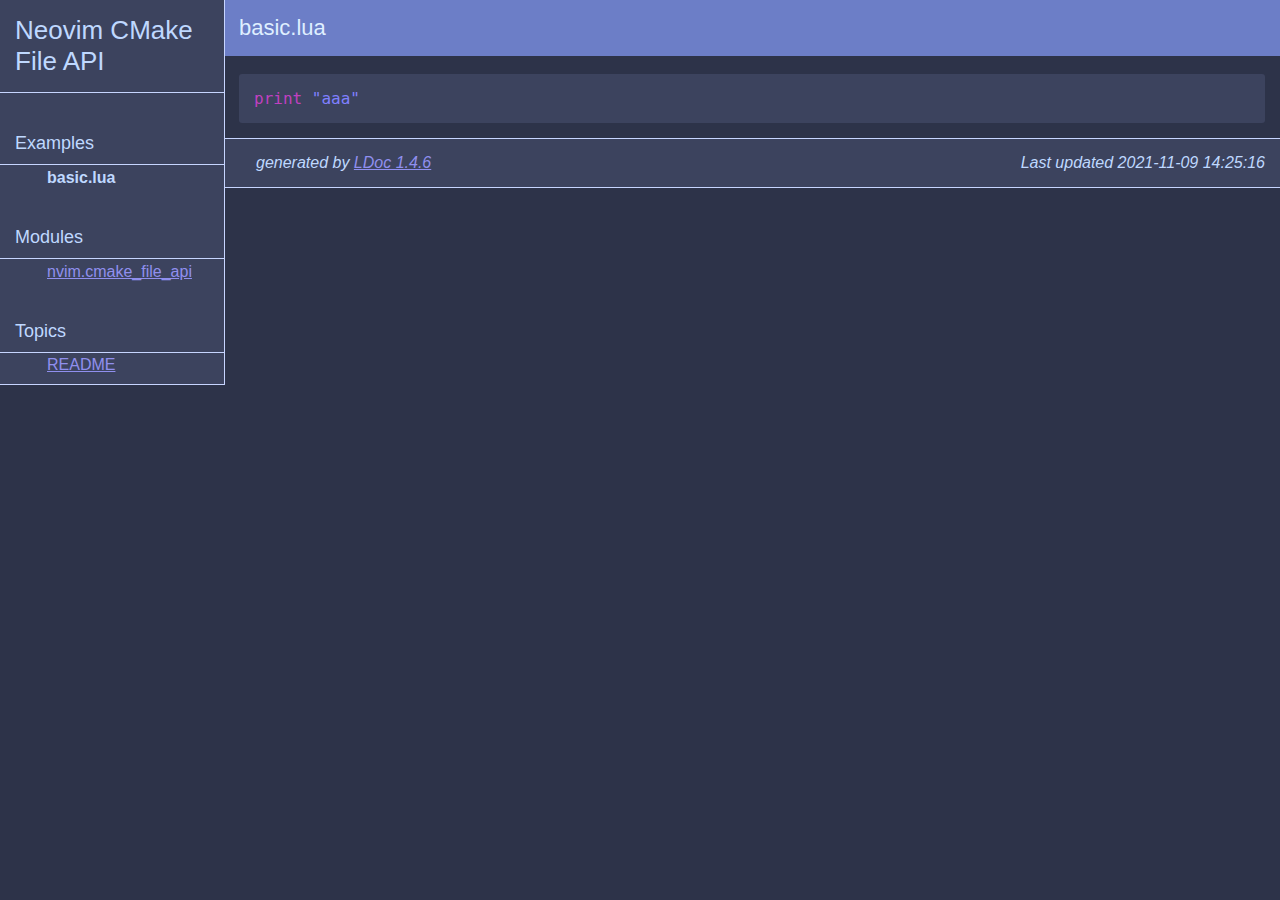
<file: .github/pages/examples/basic.lua.html>
<!DOCTYPE html PUBLIC "-//W3C//DTD XHTML 1.0 Strict//EN"
   "http://www.w3.org/TR/xhtml1/DTD/xhtml1-strict.dtd">
<html>
<meta http-equiv="Content-Type" content="text/html; charset=UTF-8"/>
<head>
    <title>Neovim CMake File API</title>
    <link rel="stylesheet" href="../ldoc.css" type="text/css" />
</head>
<body>

<div id="container">

<div id="product">
	<div id="product_logo"></div>
	<div id="product_name"><big><b></b></big></div>
	<div id="product_description"></div>
</div> <!-- id="product" -->


<div id="main">


<!-- Menu -->

<div id="navigation">
<br/>
<h1>Neovim CMake File API</h1>




<h2>Examples</h2>
<ul class="nowrap">
  <li><strong>basic.lua</strong></li>
</ul>
<h2>Modules</h2>
<ul class="nowrap">
  <li><a href="../index.html">nvim.cmake_file_api</a></li>
</ul>
<h2>Topics</h2>
<ul class="">
  <li><a href="../topics/README.md.html">README</a></li>
</ul>

</div>

<div id="content">

    <h2>basic.lua</h2>
<pre>
<span class="global">print</span> <span class="string">"aaa"</span></pre>


</div> <!-- id="content" -->
</div> <!-- id="main" -->
<div id="about">
<i>generated by <a href="http://github.com/stevedonovan/LDoc">LDoc 1.4.6</a></i>
<i style="float:right;">Last updated 2021-11-09 14:25:16 </i>
</div> <!-- id="about" -->
</div> <!-- id="container" -->
</body>
</html>
</file>
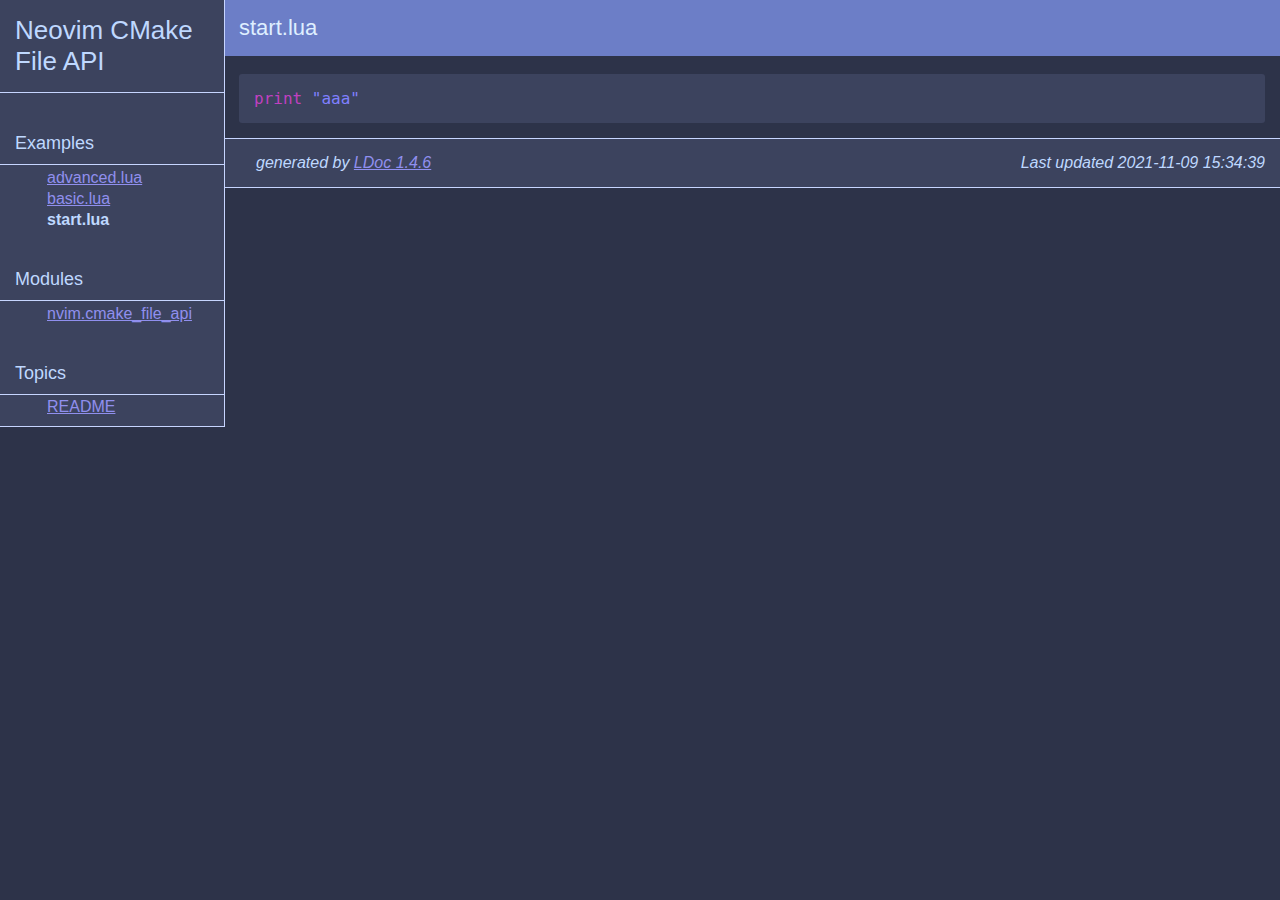
<file: .github/pages/examples/start.lua.html>
<!DOCTYPE html PUBLIC "-//W3C//DTD XHTML 1.0 Strict//EN"
   "http://www.w3.org/TR/xhtml1/DTD/xhtml1-strict.dtd">
<html>
<meta http-equiv="Content-Type" content="text/html; charset=UTF-8"/>
<head>
    <title>Neovim CMake File API</title>
    <link rel="stylesheet" href="../ldoc.css" type="text/css" />
</head>
<body>

<div id="container">

<div id="product">
	<div id="product_logo"></div>
	<div id="product_name"><big><b></b></big></div>
	<div id="product_description"></div>
</div> <!-- id="product" -->


<div id="main">


<!-- Menu -->

<div id="navigation">
<br/>
<h1>Neovim CMake File API</h1>




<h2>Examples</h2>
<ul class="nowrap">
  <li><a href="../examples/advanced.lua.html">advanced.lua</a></li>
  <li><a href="../examples/basic.lua.html">basic.lua</a></li>
  <li><strong>start.lua</strong></li>
</ul>
<h2>Modules</h2>
<ul class="nowrap">
  <li><a href="../index.html">nvim.cmake_file_api</a></li>
</ul>
<h2>Topics</h2>
<ul class="">
  <li><a href="../topics/README.md.html">README</a></li>
</ul>

</div>

<div id="content">

    <h2>start.lua</h2>
<pre>
<span class="global">print</span> <span class="string">"aaa"</span></pre>


</div> <!-- id="content" -->
</div> <!-- id="main" -->
<div id="about">
<i>generated by <a href="http://github.com/stevedonovan/LDoc">LDoc 1.4.6</a></i>
<i style="float:right;">Last updated 2021-11-09 15:34:39 </i>
</div> <!-- id="about" -->
</div> <!-- id="container" -->
</body>
</html>
</file>
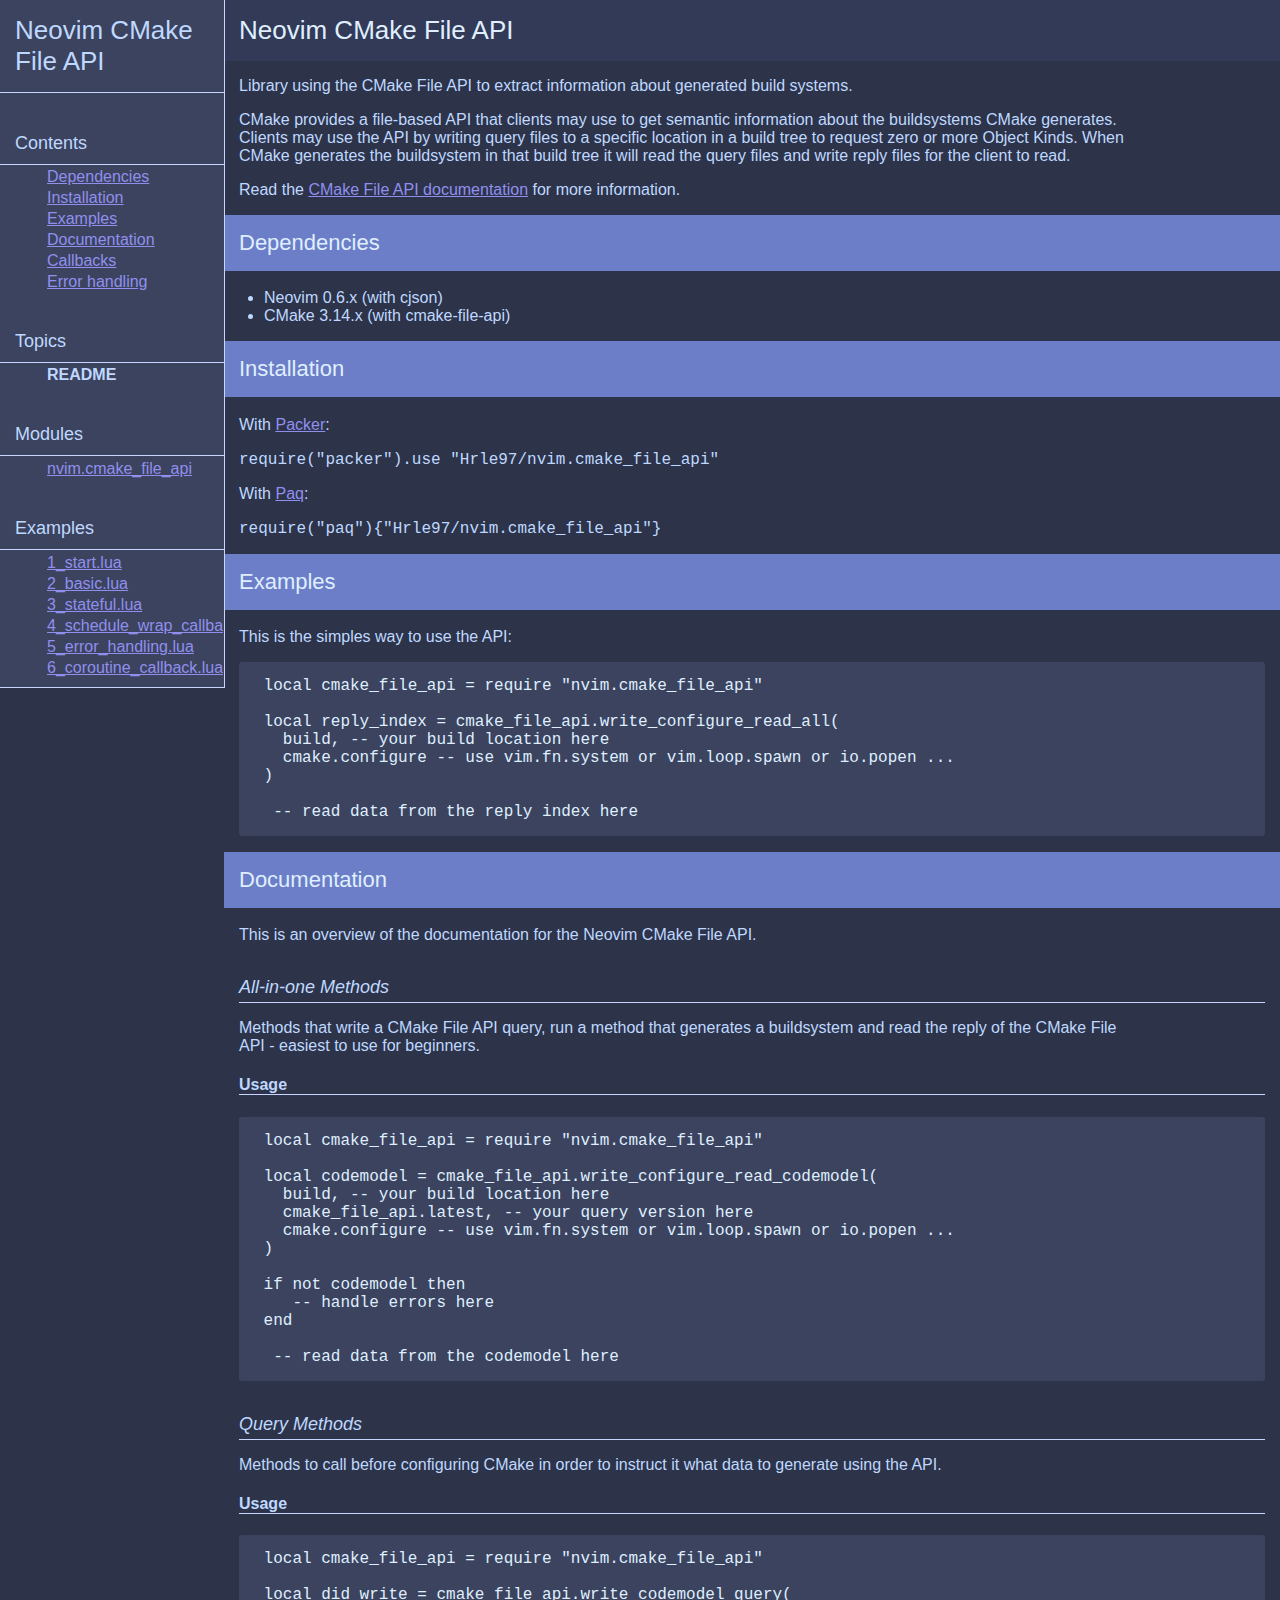
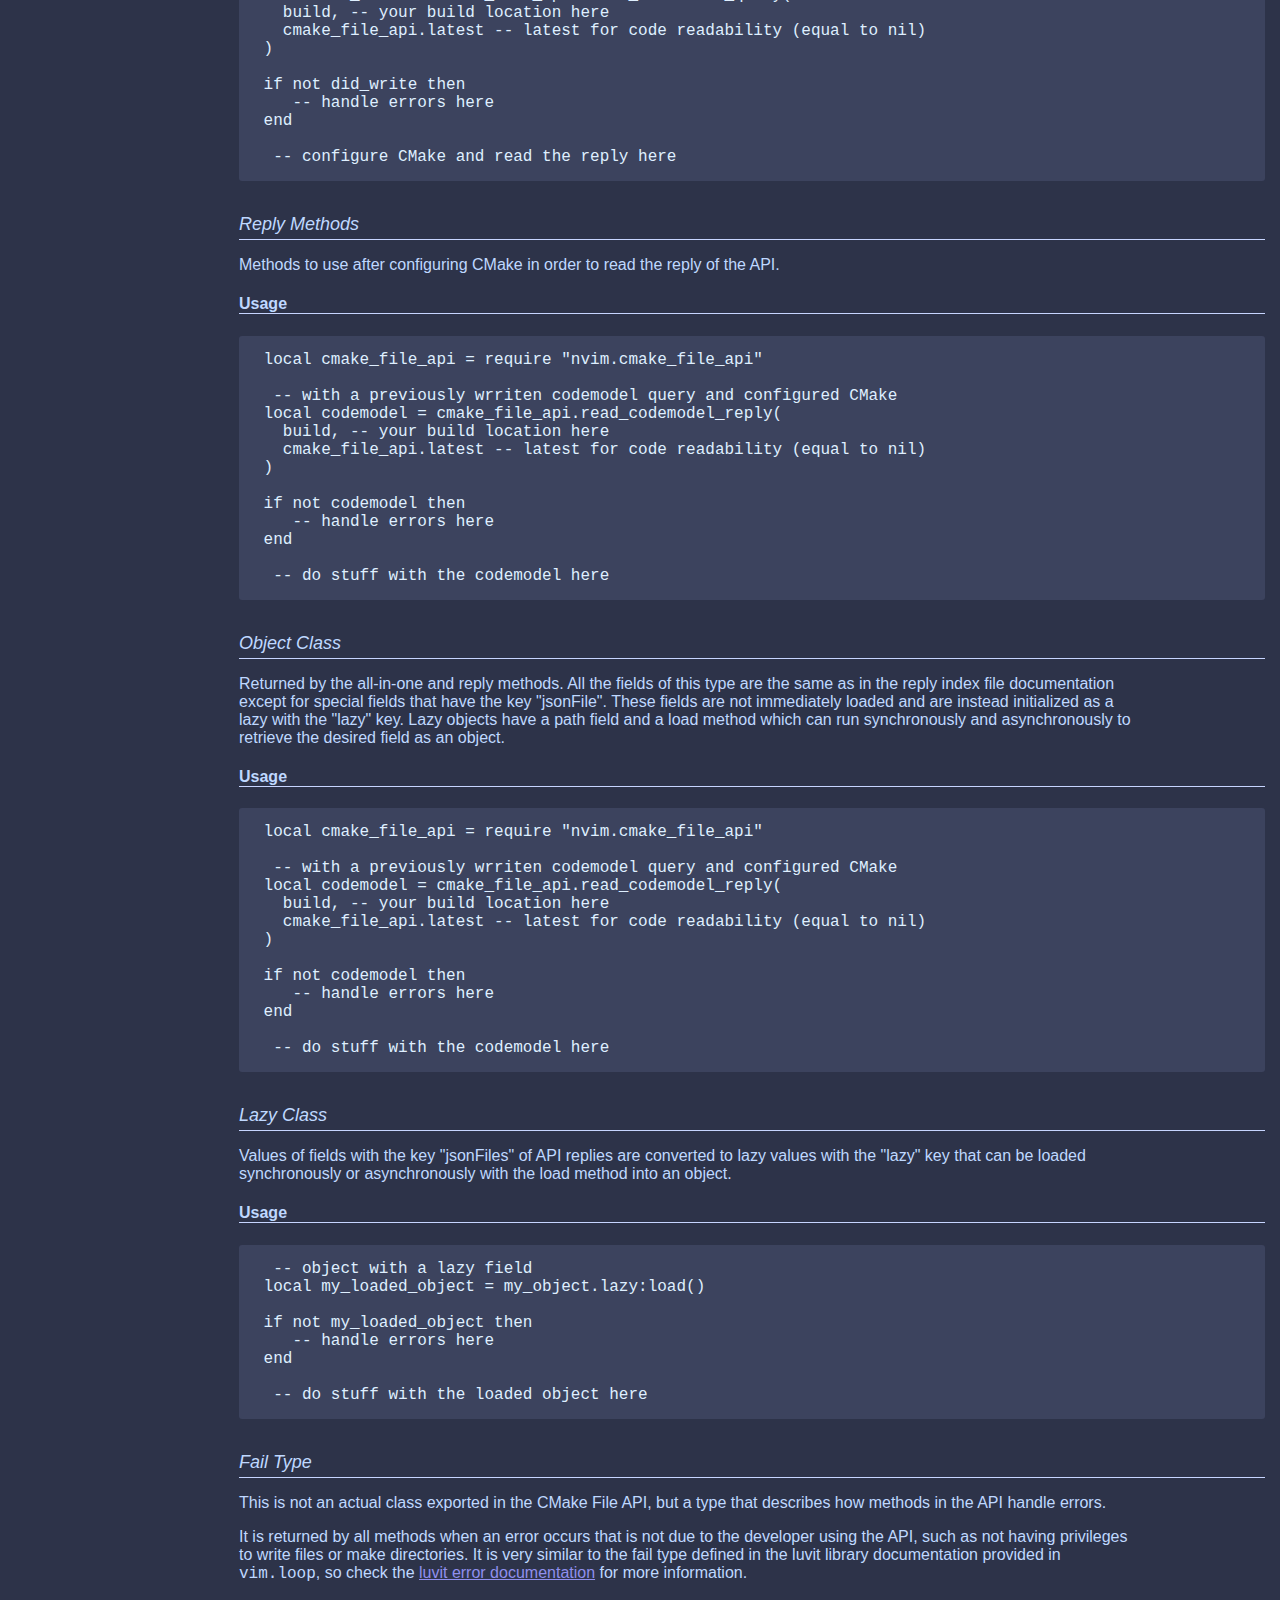
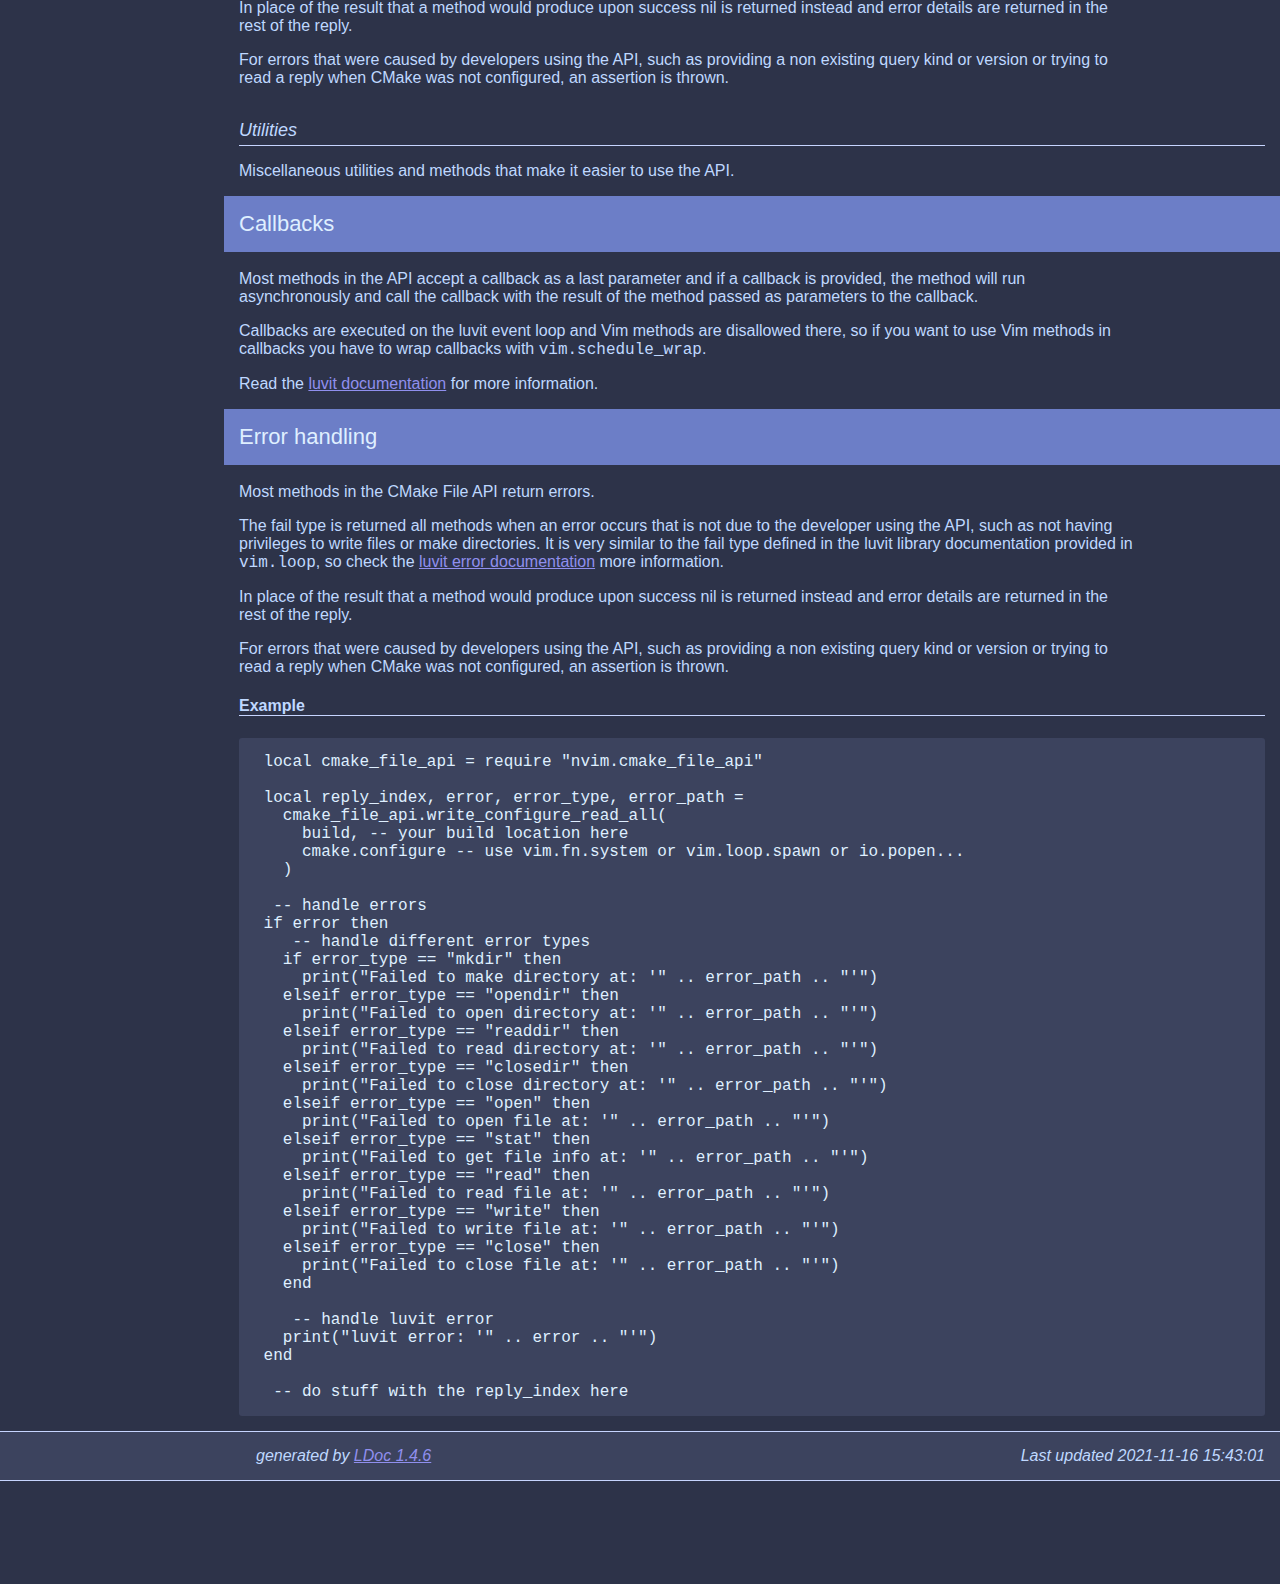
<file: .github/pages/topics/README.md.html>
<!DOCTYPE html PUBLIC "-//W3C//DTD XHTML 1.0 Strict//EN"
   "http://www.w3.org/TR/xhtml1/DTD/xhtml1-strict.dtd">
<html>
<meta http-equiv="Content-Type" content="text/html; charset=UTF-8"/>
<head>
    <title>Neovim CMake File API</title>
    <link rel="stylesheet" href="../ldoc.css" type="text/css" />
</head>
<body>

<div id="container">

<div id="product">
	<div id="product_logo"></div>
	<div id="product_name"><big><b></b></big></div>
	<div id="product_description"></div>
</div> <!-- id="product" -->


<div id="main">


<!-- Menu -->

<div id="navigation">
<br/>
<h1>Neovim CMake File API</h1>


<h2>Contents</h2>
<ul>
<li><a href="#Dependencies">Dependencies </a></li>
<li><a href="#Installation">Installation </a></li>
<li><a href="#Examples">Examples </a></li>
<li><a href="#Documentation">Documentation </a></li>
<li><a href="#Callbacks">Callbacks </a></li>
<li><a href="#Error_handling">Error handling </a></li>
</ul>


<h2>Topics</h2>
<ul class="">
  <li><strong>README</strong></li>
</ul>
<h2>Modules</h2>
<ul class="nowrap">
  <li><a href="../index.html">nvim.cmake_file_api</a></li>
</ul>
<h2>Examples</h2>
<ul class="nowrap">
  <li><a href="../examples/1_start.lua.html">1_start.lua</a></li>
  <li><a href="../examples/2_basic.lua.html">2_basic.lua</a></li>
  <li><a href="../examples/3_stateful.lua.html">3_stateful.lua</a></li>
  <li><a href="../examples/4_schedule_wrap_callback.lua.html">4_schedule_wrap_callback.lua</a></li>
  <li><a href="../examples/5_error_handling.lua.html">5_error_handling.lua</a></li>
  <li><a href="../examples/6_coroutine_callback.lua.html">6_coroutine_callback.lua</a></li>
</ul>

</div>

<div id="content">


<h1>Neovim CMake File API</h1>

<p>Library using the CMake File API to extract information about generated build
systems.</p>

<p>CMake provides a file-based API that clients may use to get semantic
information about the buildsystems CMake generates. Clients may use the API by
writing query files to a specific location in a build tree to request zero or
more Object Kinds. When CMake generates the buildsystem in that build tree it
will read the query files and write reply files for the client to read.</p>

<p>Read the <a href="https://cmake.org/cmake/help/v3.21/manual/cmake-file-api.7.html">CMake File API documentation</a> for more information.</p>

<p><a name="Dependencies"></a></p>
<h2>Dependencies</h2>

<ul>
    <li>Neovim 0.6.x (with cjson)</li>
    <li>CMake 3.14.x (with cmake-file-api)</li>
</ul>

<p><a name="Installation"></a></p>
<h2>Installation</h2>

<p>With <a href="https://github.com/wbthomason/packer.nvim">Packer</a>:</p>

<p><code>require(&quot;packer&quot;).use &quot;Hrle97/nvim.cmake_file_api&quot;</code></p>

<p>With <a href="https://github.com/savq/paq-nvim">Paq</a>:</p>

<p><code>require(&quot;paq&quot;){&quot;Hrle97/nvim.cmake_file_api&quot;}</code></p>

<p><a name="Examples"></a></p>
<h2>Examples</h2>

<p>This is the simples way to use the API:</p>

<pre><code> local cmake_file_api = require "nvim.cmake_file_api"

 local reply_index = cmake_file_api.write_configure_read_all(
   build, -- your build location here
   cmake.configure -- use vim.fn.system or vim.loop.spawn or io.popen ...
 )

  -- read data from the reply index here
</code></pre>


<p><a name="Documentation"></a></p>
<h2>Documentation</h2>

<p>This is an overview of the documentation for the Neovim CMake File API.</p>

<h3>All-in-one Methods</h3>

<p>Methods that write a CMake File API query, run a method that generates
a buildsystem and read the reply of the CMake File API - easiest to use for
beginners.</p>

<h4>Usage</h4>

<pre><code> local cmake_file_api = require "nvim.cmake_file_api"

 local codemodel = cmake_file_api.write_configure_read_codemodel(
   build, -- your build location here
   cmake_file_api.latest, -- your query version here
   cmake.configure -- use vim.fn.system or vim.loop.spawn or io.popen ...
 )

 if not codemodel then
    -- handle errors here
 end

  -- read data from the codemodel here
</code></pre>


<h3>Query Methods</h3>

<p>Methods to call before configuring CMake in order to instruct it what data to
generate using the API.</p>

<h4>Usage</h4>

<pre><code> local cmake_file_api = require "nvim.cmake_file_api"

 local did_write = cmake_file_api.write_codemodel_query(
   build, -- your build location here
   cmake_file_api.latest -- latest for code readability (equal to nil)
 )

 if not did_write then
    -- handle errors here
 end

  -- configure CMake and read the reply here
</code></pre>


<h3>Reply Methods</h3>

<p>Methods to use after configuring CMake in order to read the reply of the API.</p>

<h4>Usage</h4>

<pre><code> local cmake_file_api = require "nvim.cmake_file_api"

  -- with a previously wrriten codemodel query and configured CMake
 local codemodel = cmake_file_api.read_codemodel_reply(
   build, -- your build location here
   cmake_file_api.latest -- latest for code readability (equal to nil)
 )

 if not codemodel then
    -- handle errors here
 end

  -- do stuff with the codemodel here
</code></pre>


<h3>Object Class</h3>

<p>Returned by the all-in-one and reply methods. All the fields of this type are
the same as in the reply index file documentation except for special fields
that have the key "jsonFile". These fields are not immediately loaded and are
instead initialized as a lazy with the "lazy" key. Lazy objects have a path
field and a load method which can run synchronously and asynchronously to
retrieve the desired field as an object.</p>

<h4>Usage</h4>

<pre><code> local cmake_file_api = require "nvim.cmake_file_api"

  -- with a previously wrriten codemodel query and configured CMake
 local codemodel = cmake_file_api.read_codemodel_reply(
   build, -- your build location here
   cmake_file_api.latest -- latest for code readability (equal to nil)
 )

 if not codemodel then
    -- handle errors here
 end

  -- do stuff with the codemodel here
</code></pre>


<h3>Lazy Class</h3>

<p>Values of fields with the key "jsonFiles" of API replies are converted to lazy
values with the "lazy" key that can be loaded synchronously or asynchronously
with the load method into an object.</p>

<h4>Usage</h4>

<pre><code>  -- object with a lazy field
 local my_loaded_object = my_object.lazy:load()

 if not my_loaded_object then
    -- handle errors here
 end

  -- do stuff with the loaded object here
</code></pre>


<h3>Fail Type</h3>

<p>This is not an actual class exported in the CMake File API, but a type that
describes how methods in the API handle errors.</p>

<p>It is returned by all methods when an error occurs that is not due to the
developer using the API, such as not having privileges to write files or make
directories. It is very similar to the fail type defined in the luvit library
documentation provided in <code>vim.loop</code>, so check the
<a href="https://github.com/luvit/luv/blob/master/docs.md#error-handling">luvit error documentation</a>
for more information.</p>

<p>In place of the result that a method would produce upon success nil is
returned instead and error details are returned in the rest of the reply.</p>

<p>For errors that were caused by developers using the API, such as providing a
non existing query kind or version or trying to read a reply when CMake was
not configured, an assertion is thrown.</p>

<h3>Utilities</h3>

<p>Miscellaneous utilities and methods that make it easier to use the API.</p>

<p><a name="Callbacks"></a></p>
<h2>Callbacks</h2>

<p>Most methods in the API accept a callback as a last parameter and if a
callback is provided, the method will run asynchronously and call the callback
with the result of the method passed as parameters to the callback.</p>

<p>Callbacks are executed on the luvit event loop and Vim methods are disallowed
there, so if you want to use Vim methods in callbacks you have to wrap
callbacks with <code>vim.schedule_wrap</code>.</p>

<p>Read the <a href="https://github.com/luvit/luv/blob/master/docs.md">luvit documentation</a>
for more information.</p>

<p><a name="Error_handling"></a></p>
<h2>Error handling</h2>

<p>Most methods in the CMake File API return errors.</p>

<p>The fail type is returned all methods when an error occurs that is not due to
the developer using the API, such as not having privileges to write files or
make directories. It is very similar to the fail type defined in the luvit library
documentation provided in <code>vim.loop</code>, so check the
<a href="https://github.com/luvit/luv/blob/master/docs.md#error-handling">luvit error documentation</a>
more information.</p>

<p>In place of the result that a method would produce upon success nil is
returned instead and error details are returned in the rest of the reply.</p>

<p>For errors that were caused by developers using the API, such as providing a
non existing query kind or version or trying to read a reply when CMake was
not configured, an assertion is thrown.</p>

<h4>Example</h4>

<pre><code> local cmake_file_api = require "nvim.cmake_file_api"

 local reply_index, error, error_type, error_path =
   cmake_file_api.write_configure_read_all(
     build, -- your build location here
     cmake.configure -- use vim.fn.system or vim.loop.spawn or io.popen...
   )

  -- handle errors
 if error then
    -- handle different error types
   if error_type == "mkdir" then
     print("Failed to make directory at: '" .. error_path .. "'")
   elseif error_type == "opendir" then
     print("Failed to open directory at: '" .. error_path .. "'")
   elseif error_type == "readdir" then
     print("Failed to read directory at: '" .. error_path .. "'")
   elseif error_type == "closedir" then
     print("Failed to close directory at: '" .. error_path .. "'")
   elseif error_type == "open" then
     print("Failed to open file at: '" .. error_path .. "'")
   elseif error_type == "stat" then
     print("Failed to get file info at: '" .. error_path .. "'")
   elseif error_type == "read" then
     print("Failed to read file at: '" .. error_path .. "'")
   elseif error_type == "write" then
     print("Failed to write file at: '" .. error_path .. "'")
   elseif error_type == "close" then
     print("Failed to close file at: '" .. error_path .. "'")
   end

    -- handle luvit error
   print("luvit error: '" .. error .. "'")
 end

  -- do stuff with the reply_index here
</code></pre>



</div> <!-- id="content" -->
</div> <!-- id="main" -->
<div id="about">
<i>generated by <a href="http://github.com/stevedonovan/LDoc">LDoc 1.4.6</a></i>
<i style="float:right;">Last updated 2021-11-16 15:43:01 </i>
</div> <!-- id="about" -->
</div> <!-- id="container" -->
</body>
</html>
</file>
<file: .github/pages/ldoc.css>
body {
  color: #bfd8ff;
  font-size: 16px;
  font-family: "Open Sans", sans-serif;
  margin: 0;
  background: #2d3349;
}
a:link {
  color: #908fee;
}
a:visited {
  color: #506fce;
}
a:hover {
  color: #42a7ff;
}
h1 {
  font-size: 26px;
  font-weight: normal;
}
h2 {
  font-size: 22px;
  font-weight: normal;
}
h3 {
  font-size: 18px;
  font-weight: normal;
}
h4 {
  font-size: 16px;
  font-weight: bold;
}
hr {
  height: 1px;
  background: #3c435e;
  border: 0px;
  margin: 15px 0;
}
code,
tt {
  font-family: monospace;
}
span.parameter {
  font-family: monospace;
  font-weight: bold;
  color: #92baff;
}
span.parameter:after {
  content: ":";
}
span.types:before {
  content: "(";
}
span.types:after {
  content: ")";
}
.type {
  font-weight: bold;
  font-style: italic;
}
p.name {
  font-family: "Andale Mono", monospace;
}
#navigation {
  float: left;
  background-color: #3c435e;
  border-right: 1px solid #c7d5ff;
  border-bottom: 1px solid #c7d5ff;
  width: 14em;
  vertical-align: top;
  overflow: visible;
}
#navigation br {
  display: none;
}
#navigation h1 {
  background-color: #3c435e;
  border-bottom: 1px solid #c7d5ff;
  padding: 15px;
  margin-top: 0px;
  margin-bottom: 0px;
}
#navigation h2 {
  font-size: 18px;
  background-color: #3c435e;
  border-bottom: 1px solid #c7d5ff;
  padding-left: 15px;
  padding-right: 15px;
  padding-top: 10px;
  padding-bottom: 10px;
  margin-top: 30px;
  margin-bottom: 0px;
}
#content h1 {
  background-color: #333a57;
  color: #dfefff;
  padding: 15px;
  margin: 0px;
}
#content h2 {
  background-color: #6c7ec7;
  color: #dfefff;
  padding: 15px;
  padding-top: 15px;
  padding-bottom: 15px;
  margin-top: 0px;
}
#content h2 a {
  background-color: #6c7ec7;
  color: #dfefff;
  text-decoration: none;
}
#content h2 a:hover {
  text-decoration: underline;
}
#content h3 {
  font-style: italic;
  padding-top: 15px;
  padding-bottom: 4px;
  margin-right: 15px;
  margin-left: 15px;
  margin-bottom: 5px;
  border-bottom: solid 1px #c7d5ff;
}
#content h4 {
  margin-right: 15px;
  margin-left: 15px;
  border-bottom: solid 1px #c7d5ff;
}
#content pre {
  margin: 15px;
}
pre {
  background-color: #3c435e;
  color: #dfefff;
  border-radius: 3px;
  /* border: 1px solid #c7d5ff; /* silver */
  padding: 15px;
  overflow: auto;
  font-family: "Andale Mono", monospace;
}
#content ul pre.example {
  margin-left: 0px;
}
table.index {
  /* border: 1px #c7d5ff; */
}
table.index td {
  text-align: left;
  vertical-align: top;
}
#navigation ul {
  font-size: 1em;
  list-style-type: none;
  margin: 1px 1px 10px 1px;
}
#navigation li {
  text-indent: -1em;
  display: block;
  margin: 3px 0px 0px 22px;
}
#navigation li li a {
  margin: 0px 3px 0px -1em;
}
#content {
  margin-left: 14em;
}
#content p {
  padding-left: 15px;
  padding-right: 15px;
}
#content table {
  padding-left: 15px;
  padding-right: 15px;
  background-color: #3c435e;
}
#content p,
#content table,
#content ol,
#content ul,
#content dl {
  max-width: 900px;
}
#about {
  padding: 15px;
  padding-left: 16em;
  background-color: #3c435e;
  border-top: 1px solid #c7d5ff;
  border-bottom: 1px solid #c7d5ff;
}
table.module_list,
table.function_list {
  border-width: 1px;
  border-style: solid;
  border-color: #c7d5ff;
  border-collapse: collapse;
  margin: 15px;
}
table.module_list td,
table.function_list td {
  border-width: 1px;
  padding-left: 10px;
  padding-right: 10px;
  padding-top: 5px;
  padding-bottom: 5px;
  border: solid 1px #c7d5ff;
}
table.module_list td.name,
table.function_list td.name {
  background-color: #3c435e;
  min-width: 200px;
  border-right-width: 0px;
}
table.module_list td.summary,
table.function_list td.summary {
  background-color: #3c435e;
  width: 100%;
  border-left-width: 0px;
}
dl.function {
  margin-right: 15px;
  margin-left: 15px;
  border-bottom: solid 1px #c7d5ff;
  border-left: solid 1px #c7d5ff;
  border-right: solid 1px #c7d5ff;
  background-color: #3c435e;
}
dl.function dt {
  color: #72baff;
  font-family: monospace;
  border-top: solid 1px #c7d5ff;
  padding: 15px;
}
dl.function dd {
  margin-left: 15px;
  margin-right: 15px;
  margin-top: 5px;
  margin-bottom: 15px;
}
#content dl.function dd h3 {
  margin-top: 0px;
  margin-left: 0px;
  padding-left: 0px;
  font-size: 16px;
  color: #82aaff;
  border-bottom: solid 1px #c7d5ff;
}
#content dl.function dd ul,
#content dl.function dd ol {
  padding: 0px;
  padding-left: 15px;
  list-style-type: none;
}
ul.nowrap {
  overflow: auto;
  white-space: nowrap;
}
.section-description {
  padding-left: 15px;
  padding-right: 15px;
}
/* stop sublists from having initial vertical space */
ul ul {
  margin-top: 0px;
}
ol ul {
  margin-top: 0px;
}
ol ol {
  margin-top: 0px;
}
ul ol {
  margin-top: 0px;
}
/* make the target distinct; helps when we're navigating to a function */
a:target + * {
  background-color: #f0c790;
}
/* styles for prettification of source */
pre .comment {
  color: #bbccaa;
}
pre .constant {
  color: #a8660d;
}
pre .escape {
  color: #844631;
}
pre .keyword {
  color: #ffc090;
  font-weight: bold;
}
pre .library {
  color: #0e7c6b;
}
pre .marker {
  color: #512b1e;
  background: #fedca6;
  font-weight: bold;
}
pre .string {
  color: #8080ff;
}
pre .number {
  color: #f8660d;
}
pre .operator {
  color: #2239a8;
  font-weight: bold;
}
pre .preprocessor,
pre .prepro {
  color: #a33243;
}
pre .global {
  color: #c040c0;
}
pre .user-keyword {
  color: #800080;
}
pre .prompt {
  color: #558817;
}
pre .url {
  color: #272fc2;
  text-decoration: underline;
}
</file>
